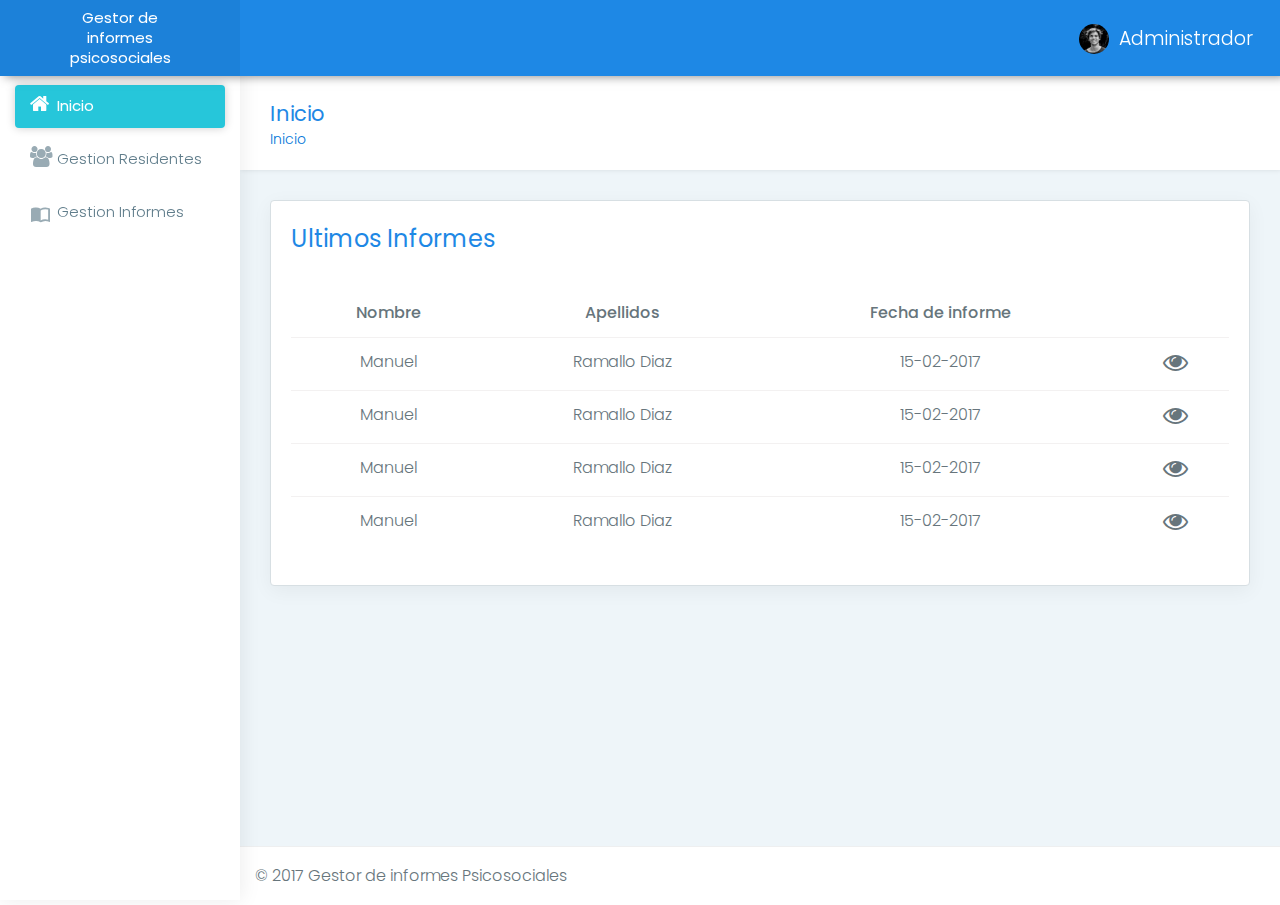
<file: Plantilla bootstrap/material-lite/lite/index.html>
<!DOCTYPE html>
<html lang="es">

<head>
    <meta charset="utf-8">
    <meta http-equiv="X-UA-Compatible" content="IE=edge">
    <!-- Tell the browser to be responsive to screen width -->
    <meta name="viewport" content="width=device-width, initial-scale=1">
    <meta name="description" content="">
    <meta name="author" content="">
    <!-- Favicon icon -->
    <link rel="icon" type="image/png" sizes="16x16" href="../assets/images/favicon.png">
    <title>Index - Gestor de informes psicosociales</title>
    <!-- Bootstrap Core CSS -->
    <link href="../assets/plugins/bootstrap/css/bootstrap.min.css" rel="stylesheet">
    <!-- chartist CSS -->
    <link href="../assets/plugins/chartist-js/dist/chartist.min.css" rel="stylesheet">
    <link href="../assets/plugins/chartist-js/dist/chartist-init.css" rel="stylesheet">
    <link href="../assets/plugins/chartist-plugin-tooltip-master/dist/chartist-plugin-tooltip.css" rel="stylesheet">
    <!--This page css - Morris CSS -->
    <link href="../assets/plugins/c3-master/c3.min.css" rel="stylesheet">
    <!-- Custom CSS -->
    <link href="css/style.css" rel="stylesheet">
    <!-- You can change the theme colors from here -->
    <link href="css/colors/blue.css" id="theme" rel="stylesheet">
    <!-- HTML5 Shim and Respond.js IE8 support of HTML5 elements and media queries -->
    <!-- WARNING: Respond.js doesn't work if you view the page via file:// -->
    <!--[if lt IE 9]>
    <script src="https://oss.maxcdn.com/libs/html5shiv/3.7.0/html5shiv.js"></script>
    <script src="https://oss.maxcdn.com/libs/respond.js/1.4.2/respond.min.js"></script>
<![endif]-->
<style>
  #logo{
    font-size: 15px;
    vertical-align: middle;
    line-height: 5px;
    margin-top: 15px;
    margin-bottom: 0px;
    color: white;
  }

  #icon{
    text-align: left;
    font-size: 25px;
  }

  .card-title{
    color: #1e88e5;
    padding-bottom: 20px;
  }

  td, th{
    text-align: center;
  }

</style>
</head>

<body class="fix-header fix-sidebar card-no-border">
    <!-- ============================================================== -->
    <!-- Preloader - style you can find in spinners.css -->
    <!-- ============================================================== -->
    <div class="preloader">
        <svg class="circular" viewBox="25 25 50 50">
            <circle class="path" cx="50" cy="50" r="20" fill="none" stroke-width="2" stroke-miterlimit="10" /> </svg>
    </div>
    <!-- ============================================================== -->
    <!-- Main wrapper - style you can find in pages.scss -->
    <!-- ============================================================== -->
    <div id="main-wrapper">
        <!-- ============================================================== -->
        <!-- Topbar header - style you can find in pages.scss -->
        <!-- ============================================================== -->
        <header class="topbar">
            <nav class="navbar top-navbar navbar-toggleable-sm navbar-light">
                <!-- ============================================================== -->
                <!-- Logo -->
                <!-- ============================================================== -->
                <div class="navbar-header">
                    <a class="navbar-brand" href="index.html">
                        <!-- Logo icon --><b>
                            <!--You can put here icon as well // <i class="wi wi-sunset"></i> //-->

                            <!-- Light Logo icon -->
                            <p id="logo">Gestor de</p>
                            <p id="logo">informes</p>
                            <p id="logo">psicosociales</p>

                        </b>
                        <!--End Logo icon -->
                        <!-- Logo text --> </a>
                </div>
                <!-- ============================================================== -->
                <!-- End Logo -->
                <!-- ============================================================== -->
                <div class="navbar-collapse">
                    <!-- ============================================================== -->
                    <!-- toggle and nav items -->
                    <!-- ============================================================== -->
                    <ul class="navbar-nav mr-auto mt-md-0">
                    </ul>
                    <!-- ============================================================== -->
                    <!-- User profile and search -->
                    <!-- ============================================================== -->
                    <ul class="navbar-nav my-lg-0">
                        <!-- ============================================================== -->
                        <!-- Profile -->
                        <!-- ============================================================== -->
                        <li class="nav-item dropdown">
                            <a class="nav-link dropdown-toggle text-muted waves-effect waves-dark" href="" data-toggle="dropdown" aria-haspopup="true" aria-expanded="false"><img src="../assets/images/users/1.jpg" alt="user" class="profile-pic m-r-10" />Administrador</a>
                        </li>
                    </ul>
                </div>
            </nav>
        </header>
        <!-- ============================================================== -->
        <!-- End Topbar header -->
        <!-- ============================================================== -->
        <!-- ============================================================== -->
        <!-- Left Sidebar - style you can find in sidebar.scss  -->
        <!-- ============================================================== -->
        <aside class="left-sidebar">
            <!-- Sidebar scroll-->
            <div class="scroll-sidebar">
                <!-- Sidebar navigation-->
                <nav class="sidebar-nav">
                    <ul id="sidebarnav">
                        <li> <a class="waves-effect waves-dark" href="index.html" aria-expanded="false"><i class="fa fa-home" aria-hidden="true"></i><span class="hide-menu">Inicio</span></a>
                        </li>
                        <li> <a class="waves-effect waves-dark" href="gestion-residentes.html" aria-expanded="false"><i class="fa fa-users" aria-hidden="true"></i><span class="hide-menu">Gestion Residentes</span></a>
                        </li>
                        <li> <a class="waves-effect waves-dark" href="gestion-informes.html" aria-expanded="false"><i class="mdi mdi-book-open-variant"></i><span class="hide-menu">Gestion Informes</span></a>
                        </li>
                    </ul>

                </nav>
                <!-- End Sidebar navigation -->
            </div>

        </aside>
        <!-- ============================================================== -->
        <!-- End Left Sidebar - style you can find in sidebar.scss  -->
        <!-- ============================================================== -->
        <!-- ============================================================== -->
        <!-- Page wrapper  -->
        <!-- ============================================================== -->
        <div class="page-wrapper">
            <!-- ============================================================== -->
            <!-- Container fluid  -->
            <!-- ============================================================== -->
            <div class="container-fluid">
                <!-- ============================================================== -->
                <!-- Bread crumb and right sidebar toggle -->
                <!-- ============================================================== -->
                <div class="row page-titles">
                    <div class="col-md-5 col-8 align-self-center">
                        <h3 class="text-themecolor">Inicio</h3>
                        <ol class="breadcrumb">
                            <li class="breadcrumb-item"><a href="javascript:void(0)">Inicio</a></li>
                        </ol>
                    </div>
                </div>
                <!-- ============================================================== -->
                <!-- End Bread crumb and right sidebar toggle -->
                <!-- ============================================================== -->
                <!-- ============================================================== -->
                <!-- Start Page Content -->
                <!-- ============================================================== -->
                <!-- Row -->
                <div class="row">
                    <!-- Colum tabla -->
                    <div class="col-lg-12">
                        <div class="card">
                            <div class="card-block">
                                <h2 class="card-title">Ultimos Informes</h2>
                                <div class="table-responsive">
                                    <table class="table">
                                        <thead>
                                            <tr>
                                                <th>Nombre</th>
                                                <th>Apellidos</th>
                                                <th>Fecha de informe</th>
                                                <th></th>
                                            </tr>
                                        </thead>
                                        <tbody>
                                            <tr>
                                                <td>Manuel</td>
                                                <td>Ramallo Diaz</td>
                                                <td>15-02-2017</td>
                                                <td><i class="fa fa-eye" aria-hidden="true" id="icon"></i></td>
                                            </tr>
                                            <tr>
                                                <td>Manuel</td>
                                                <td>Ramallo Diaz</td>
                                                <td>15-02-2017</td>
                                                <td><i class="fa fa-eye" aria-hidden="true" id="icon"></i></td>
                                            </tr>
                                            <tr>
                                                <td>Manuel</td>
                                                <td>Ramallo Diaz</td>
                                                <td>15-02-2017</td>
                                                <td><i class="fa fa-eye" aria-hidden="true" id="icon"></i></td>
                                            </tr>
                                            <tr>
                                                <td>Manuel</td>
                                                <td>Ramallo Diaz</td>
                                                <td>15-02-2017</td>
                                                <td><i class="fa fa-eye" aria-hidden="true" id="icon"></i></td>
                                            </tr>
                                        </tbody>
                                    </table>
                                </div>
                            </div>
                        </div>
                    </div>
              </div>
                <!-- ============================================================== -->
                <!-- End PAge Content -->
                <!-- ============================================================== -->
            </div>
            <!-- ============================================================== -->
            <!-- End Container fluid  -->
            <!-- ============================================================== -->
            <!-- ============================================================== -->
            <!-- footer -->
            <!-- ============================================================== -->
            <footer class="footer"> © 2017 Gestor de informes Psicosociales</footer>
            <!-- ============================================================== -->
            <!-- End footer -->
            <!-- ============================================================== -->
        </div>
        <!-- ============================================================== -->
        <!-- End Page wrapper  -->
        <!-- ============================================================== -->
    </div>
    <!-- ============================================================== -->
    <!-- End Wrapper -->
    <!-- ============================================================== -->
    <!-- ============================================================== -->
    <!-- All Jquery -->
    <!-- ============================================================== -->
    <script src="../assets/plugins/jquery/jquery.min.js"></script>
    <!-- Bootstrap tether Core JavaScript -->
    <script src="../assets/plugins/bootstrap/js/tether.min.js"></script>
    <script src="../assets/plugins/bootstrap/js/bootstrap.min.js"></script>
    <!-- slimscrollbar scrollbar JavaScript -->
    <script src="js/jquery.slimscroll.js"></script>
    <!--Wave Effects -->
    <script src="js/waves.js"></script>
    <!--Menu sidebar -->
    <script src="js/sidebarmenu.js"></script>
    <!--stickey kit -->
    <script src="../assets/plugins/sticky-kit-master/dist/sticky-kit.min.js"></script>
    <!--Custom JavaScript -->
    <script src="js/custom.min.js"></script>
    <!-- ============================================================== -->
    <!-- This page plugins -->
    <!-- ============================================================== -->
    <!-- chartist chart -->
    <script src="../assets/plugins/chartist-js/dist/chartist.min.js"></script>
    <script src="../assets/plugins/chartist-plugin-tooltip-master/dist/chartist-plugin-tooltip.min.js"></script>
    <!--c3 JavaScript -->
    <script src="../assets/plugins/d3/d3.min.js"></script>
    <script src="../assets/plugins/c3-master/c3.min.js"></script>
    <!-- Chart JS -->
    <script src="js/dashboard1.js"></script>
</body>

</html>
</file>
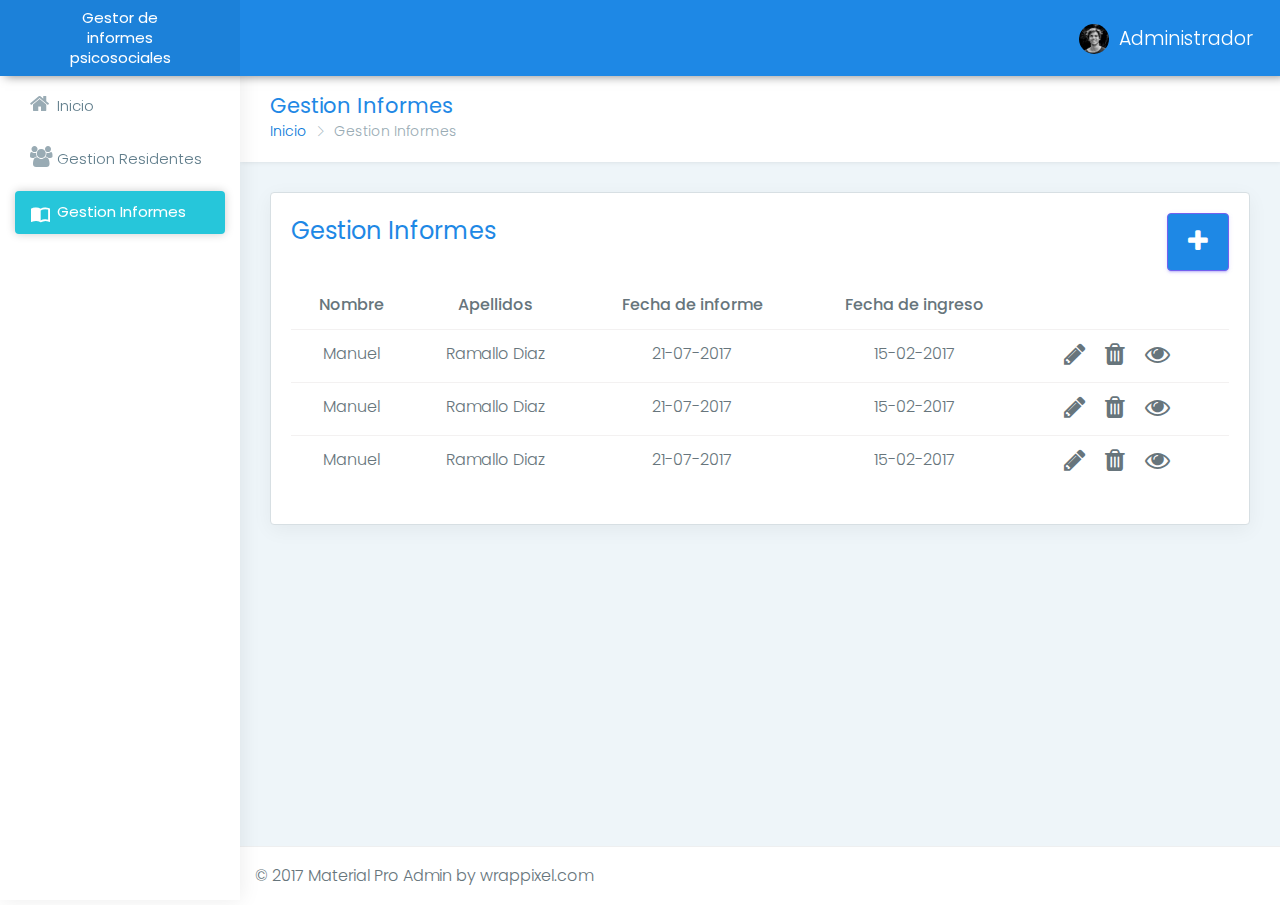
<file: Plantilla bootstrap/material-lite/lite/gestion-informes.html>
<!DOCTYPE html>
<html lang="en">

<head>
    <meta charset="utf-8">
    <meta http-equiv="X-UA-Compatible" content="IE=edge">
    <!-- Tell the browser to be responsive to screen width -->
    <meta name="viewport" content="width=device-width, initial-scale=1">
    <meta name="description" content="">
    <meta name="author" content="">
    <!-- Favicon icon -->
    <link rel="icon" type="image/png" sizes="16x16" href="../assets/images/favicon.png">
    <title>Gestion Residentes</title>
    <!-- Bootstrap Core CSS -->
    <link href="../assets/plugins/bootstrap/css/bootstrap.min.css" rel="stylesheet">
    <!-- Custom CSS -->
    <link href="css/style.css" rel="stylesheet">
    <!-- You can change the theme colors from here -->
    <link href="css/colors/blue.css" id="theme" rel="stylesheet">
    <!-- HTML5 Shim and Respond.js IE8 support of HTML5 elements and media queries -->
    <!-- WARNING: Respond.js doesn't work if you view the page via file:// -->
    <!--[if lt IE 9]>
    <script src="https://oss.maxcdn.com/libs/html5shiv/3.7.0/html5shiv.js"></script>
    <script src="https://oss.maxcdn.com/libs/respond.js/1.4.2/respond.min.js"></script>
<![endif]-->
<style>
  #logo{
    font-size: 15px;
    vertical-align: middle;
    line-height: 5px;
    margin-top: 15px;
    margin-bottom: 0px;
    color: white;
  }

    #icon{
      text-align: left;
      font-size: 25px;
      padding-right: 20px;
    }

    .card-title{
      color: #1e88e5;
      padding-bottom: 20px;
    }

    td, th{
      text-align: center;
    }

    #add{
      float: right;
      padding-right: 0px;
      padding-left: 20px;
      padding-top: 15px;
      padding-bottom: 15px;
      background-color: #1e88e5;
    }

</style>
</head>

<body class="fix-header fix-sidebar card-no-border">
    <!-- ============================================================== -->
    <!-- Preloader - style you can find in spinners.css -->
    <!-- ============================================================== -->
    <div class="preloader">
        <svg class="circular" viewBox="25 25 50 50">
            <circle class="path" cx="50" cy="50" r="20" fill="none" stroke-width="2" stroke-miterlimit="10" /> </svg>
    </div>
    <!-- ============================================================== -->
    <!-- Main wrapper - style you can find in pages.scss -->
    <!-- ============================================================== -->
    <div id="main-wrapper">
        <!-- ============================================================== -->
        <!-- Topbar header - style you can find in pages.scss -->
        <!-- ============================================================== -->
        <header class="topbar">
            <nav class="navbar top-navbar navbar-toggleable-sm navbar-light">
                <!-- ============================================================== -->
                <!-- Logo -->
                <!-- ============================================================== -->
                <div class="navbar-header">
                    <a class="navbar-brand" href="index.html">
                        <!-- Logo icon --><b>
                            <!--You can put here icon as well // <i class="wi wi-sunset"></i> //-->

                            <!-- Light Logo icon -->
                            <p id="logo">Gestor de</p>
                            <p id="logo">informes</p>
                            <p id="logo">psicosociales</p>

                        </b>
                        <!--End Logo icon -->
                        <!-- Logo text --> </a>
                </div>
                <!-- ============================================================== -->
                <!-- End Logo -->
                <!-- ============================================================== -->
                <div class="navbar-collapse">
                    <!-- ============================================================== -->
                    <!-- toggle and nav items -->
                    <!-- ============================================================== -->
                    <ul class="navbar-nav mr-auto mt-md-0">
                    </ul>
                    <!-- ============================================================== -->
                    <!-- User profile and search -->
                    <!-- ============================================================== -->
                    <ul class="navbar-nav my-lg-0">
                        <!-- ============================================================== -->
                        <!-- Profile -->
                        <!-- ============================================================== -->
                        <li class="nav-item dropdown">
                            <a class="nav-link dropdown-toggle text-muted waves-effect waves-dark" href="" data-toggle="dropdown" aria-haspopup="true" aria-expanded="false"><img src="../assets/images/users/1.jpg" alt="user" class="profile-pic m-r-10" />Administrador</a>
                        </li>
                    </ul>
                </div>
            </nav>
        </header>
        <!-- ============================================================== -->
        <!-- End Topbar header -->
        <!-- ============================================================== -->
        <!-- ============================================================== -->
        <!-- Left Sidebar - style you can find in sidebar.scss  -->
        <!-- ============================================================== -->
        <aside class="left-sidebar">
            <!-- Sidebar scroll-->
            <div class="scroll-sidebar">
                <!-- Sidebar navigation-->
                <nav class="sidebar-nav">
                    <ul id="sidebarnav">
                      <li> <a class="waves-effect waves-dark" href="index.html" aria-expanded="false"><i class="fa fa-home" aria-hidden="true"></i><span class="hide-menu">Inicio</span></a>
                      </li>
                      <li> <a class="waves-effect waves-dark" href="gestion-residentes.html" aria-expanded="false"><i class="fa fa-users" aria-hidden="true"></i><span class="hide-menu">Gestion Residentes</span></a>
                      </li>
                      <li> <a class="waves-effect waves-dark" href="gestion-informes.html" aria-expanded="false"><i class="mdi mdi-book-open-variant"></i><span class="hide-menu">Gestion Informes</span></a>
                      </li>
                    </ul>

                </nav>
                <!-- End Sidebar navigation -->
            </div>

        </aside>
        <!-- ============================================================== -->
        <!-- End Left Sidebar - style you can find in sidebar.scss  -->
        <!-- ============================================================== -->
        <!-- ============================================================== -->
        <!-- Page wrapper  -->
        <!-- ============================================================== -->
        <div class="page-wrapper">
            <!-- ============================================================== -->
            <!-- Container fluid  -->
            <!-- ============================================================== -->
            <div class="container-fluid">
                <!-- ============================================================== -->
                <!-- Bread crumb and right sidebar toggle -->
                <!-- ============================================================== -->
                <div class="row page-titles">
                    <div class="col-md-5 col-8 align-self-center">
                        <h3 class="text-themecolor m-b-0 m-t-0">Gestion Informes</h3>
                        <ol class="breadcrumb">
                            <li class="breadcrumb-item"><a href="index.html">Inicio</a></li>
                            <li class="breadcrumb-item active">Gestion Informes</li>
                        </ol>
                    </div>
                </div>
                <!-- ============================================================== -->
                <!-- End Bread crumb and right sidebar toggle -->
                <!-- ============================================================== -->
                <!-- ============================================================== -->
                <!-- Start Page Content -->
                <!-- ============================================================== -->
                <div class="row">
                  <div class="col-lg-12">
                      <div class="card">
                          <div class="card-block">
                              <h2 class="card-title">Gestion Informes <button type="button" class="btn btn-primary" id="add"><i class="fa fa-plus" aria-hidden="true" id="icon"></i></button></h2>
                              <div class="table-responsive">
                                  <table class="table">
                                      <thead>
                                          <tr>
                                              <th>Nombre</th>
                                              <th>Apellidos</th>
                                              <th>Fecha de informe</th>
                                              <th>Fecha de ingreso</th>
                                          </tr>
                                      </thead>
                                      <tbody>
                                          <tr>
                                              <td>Manuel</td>
                                              <td>Ramallo Diaz</td>
                                              <td>21-07-2017</td>
                                              <td>15-02-2017</td>
                                              <td><i class="fa fa-pencil" aria-hidden="true" id="icon"></i><i class="fa fa-trash" aria-hidden="true" id="icon"></i><i class="fa fa-eye" aria-hidden="true" id="icon"></i></td>
                                          </tr>
                                          <tr>
                                              <td>Manuel</td>
                                              <td>Ramallo Diaz</td>
                                              <td>21-07-2017</td>
                                              <td>15-02-2017</td>
                                              <td><i class="fa fa-pencil" aria-hidden="true" id="icon"></i><i class="fa fa-trash" aria-hidden="true" id="icon"></i><i class="fa fa-eye" aria-hidden="true" id="icon"></i></td>
                                          </tr>
                                          <tr>
                                              <td>Manuel</td>
                                              <td>Ramallo Diaz</td>
                                              <td>21-07-2017</td>
                                              <td>15-02-2017</td>
                                              <td><i class="fa fa-pencil" aria-hidden="true" id="icon"></i><i class="fa fa-trash" aria-hidden="true" id="icon"></i><i class="fa fa-eye" aria-hidden="true" id="icon"></i></td>
                                          </tr>
                                      </tbody>
                                  </table>
                              </div>
                          </div>
                      </div>
                  </div>
                </div>
                <!-- ============================================================== -->
                <!-- End PAge Content -->
                <!-- ============================================================== -->
            </div>
            <!-- ============================================================== -->
            <!-- End Container fluid  -->
            <!-- ============================================================== -->
            <!-- ============================================================== -->
            <!-- footer -->
            <!-- ============================================================== -->
            <footer class="footer">
                © 2017 Material Pro Admin by wrappixel.com
            </footer>
            <!-- ============================================================== -->
            <!-- End footer -->
            <!-- ============================================================== -->
        </div>
        <!-- ============================================================== -->
        <!-- End Page wrapper  -->
        <!-- ============================================================== -->
    </div>
    <!-- ============================================================== -->
    <!-- End Wrapper -->
    <!-- ============================================================== -->
    <!-- ============================================================== -->
    <!-- All Jquery -->
    <!-- ============================================================== -->
    <script src="../assets/plugins/jquery/jquery.min.js"></script>
    <!-- Bootstrap tether Core JavaScript -->
    <script src="../assets/plugins/bootstrap/js/tether.min.js"></script>
    <script src="../assets/plugins/bootstrap/js/bootstrap.min.js"></script>
    <!-- slimscrollbar scrollbar JavaScript -->
    <script src="js/jquery.slimscroll.js"></script>
    <!--Wave Effects -->
    <script src="js/waves.js"></script>
    <!--Menu sidebar -->
    <script src="js/sidebarmenu.js"></script>
    <!--stickey kit -->
    <script src="../assets/plugins/sticky-kit-master/dist/sticky-kit.min.js"></script>
    <!--Custom JavaScript -->
    <script src="js/custom.min.js"></script>
</body>

</html>
</file>
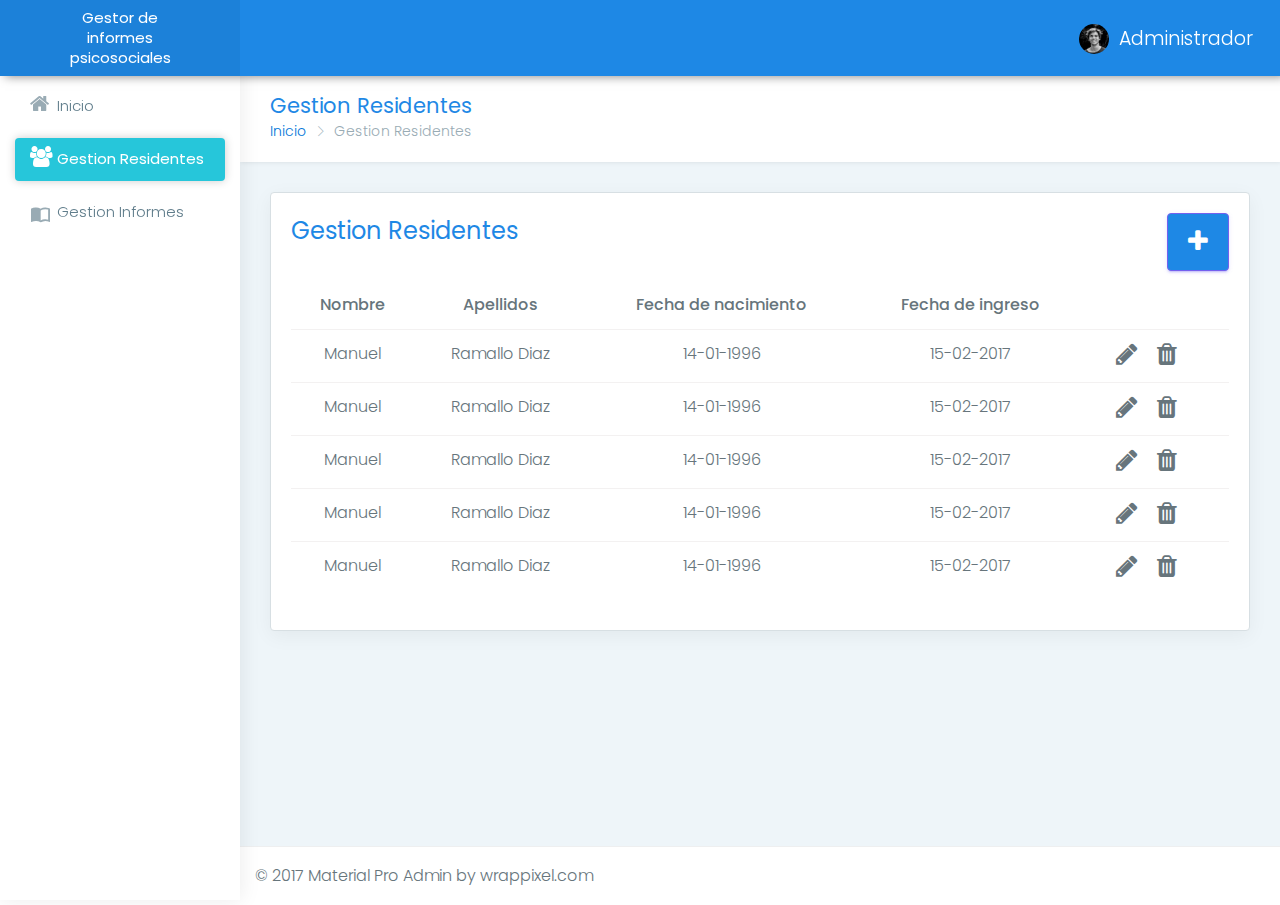
<file: Plantilla bootstrap/material-lite/lite/gestion-residentes.html>
<!DOCTYPE html>
<html lang="en">

<head>
    <meta charset="utf-8">
    <meta http-equiv="X-UA-Compatible" content="IE=edge">
    <!-- Tell the browser to be responsive to screen width -->
    <meta name="viewport" content="width=device-width, initial-scale=1">
    <meta name="description" content="">
    <meta name="author" content="">
    <!-- Favicon icon -->
    <link rel="icon" type="image/png" sizes="16x16" href="../assets/images/favicon.png">
    <title>Gestion Residentes</title>
    <!-- Bootstrap Core CSS -->
    <link href="../assets/plugins/bootstrap/css/bootstrap.min.css" rel="stylesheet">
    <!-- Custom CSS -->
    <link href="css/style.css" rel="stylesheet">
    <!-- You can change the theme colors from here -->
    <link href="css/colors/blue.css" id="theme" rel="stylesheet">
    <!-- HTML5 Shim and Respond.js IE8 support of HTML5 elements and media queries -->
    <!-- WARNING: Respond.js doesn't work if you view the page via file:// -->
    <!--[if lt IE 9]>
    <script src="https://oss.maxcdn.com/libs/html5shiv/3.7.0/html5shiv.js"></script>
    <script src="https://oss.maxcdn.com/libs/respond.js/1.4.2/respond.min.js"></script>
<![endif]-->
<style>
  #logo{
    font-size: 15px;
    vertical-align: middle;
    line-height: 5px;
    margin-top: 15px;
    margin-bottom: 0px;
    color: white;
  }

  #icon{
    text-align: left;
    font-size: 25px;
    padding-right: 20px;
  }

  .card-title{
    color: #1e88e5;
    padding-bottom: 20px;
  }

  td, th{
    text-align: center;
  }

  #add{
    float: right;
    padding-right: 0px;
    padding-left: 20px;
    padding-top: 15px;
    padding-bottom: 15px;
    background-color: #1e88e5;
  }

</style>
</head>

<body class="fix-header fix-sidebar card-no-border">
    <!-- ============================================================== -->
    <!-- Preloader - style you can find in spinners.css -->
    <!-- ============================================================== -->
    <div class="preloader">
        <svg class="circular" viewBox="25 25 50 50">
            <circle class="path" cx="50" cy="50" r="20" fill="none" stroke-width="2" stroke-miterlimit="10" /> </svg>
    </div>
    <!-- ============================================================== -->
    <!-- Main wrapper - style you can find in pages.scss -->
    <!-- ============================================================== -->
    <div id="main-wrapper">
        <!-- ============================================================== -->
        <!-- Topbar header - style you can find in pages.scss -->
        <!-- ============================================================== -->
        <header class="topbar">
            <nav class="navbar top-navbar navbar-toggleable-sm navbar-light">
                <!-- ============================================================== -->
                <!-- Logo -->
                <!-- ============================================================== -->
                <div class="navbar-header">
                    <a class="navbar-brand" href="index.html">
                        <!-- Logo icon --><b>
                            <!--You can put here icon as well // <i class="wi wi-sunset"></i> //-->

                            <!-- Light Logo icon -->
                            <p id="logo">Gestor de</p>
                            <p id="logo">informes</p>
                            <p id="logo">psicosociales</p>

                        </b>
                        <!--End Logo icon -->
                        <!-- Logo text --> </a>
                </div>
                <!-- ============================================================== -->
                <!-- End Logo -->
                <!-- ============================================================== -->
                <div class="navbar-collapse">
                    <!-- ============================================================== -->
                    <!-- toggle and nav items -->
                    <!-- ============================================================== -->
                    <ul class="navbar-nav mr-auto mt-md-0">
                    </ul>
                    <!-- ============================================================== -->
                    <!-- User profile and search -->
                    <!-- ============================================================== -->
                    <ul class="navbar-nav my-lg-0">
                        <!-- ============================================================== -->
                        <!-- Profile -->
                        <!-- ============================================================== -->
                        <li class="nav-item dropdown">
                            <a class="nav-link dropdown-toggle text-muted waves-effect waves-dark" href="" data-toggle="dropdown" aria-haspopup="true" aria-expanded="false"><img src="../assets/images/users/1.jpg" alt="user" class="profile-pic m-r-10" />Administrador</a>
                        </li>
                    </ul>
                </div>
            </nav>
        </header>
        <!-- ============================================================== -->
        <!-- End Topbar header -->
        <!-- ============================================================== -->
        <!-- ============================================================== -->
        <!-- Left Sidebar - style you can find in sidebar.scss  -->
        <!-- ============================================================== -->
        <aside class="left-sidebar">
            <!-- Sidebar scroll-->
            <div class="scroll-sidebar">
                <!-- Sidebar navigation-->
                <nav class="sidebar-nav">
                    <ul id="sidebarnav">
                      <li> <a class="waves-effect waves-dark" href="index.html" aria-expanded="false"><i class="fa fa-home" aria-hidden="true"></i><span class="hide-menu">Inicio</span></a>
                      </li>
                      <li> <a class="waves-effect waves-dark" href="gestion-residentes.html" aria-expanded="false"><i class="fa fa-users" aria-hidden="true"></i><span class="hide-menu">Gestion Residentes</span></a>
                      </li>
                      <li> <a class="waves-effect waves-dark" href="gestion-informes.html" aria-expanded="false"><i class="mdi mdi-book-open-variant"></i><span class="hide-menu">Gestion Informes</span></a>
                      </li>
                    </ul>

                </nav>
                <!-- End Sidebar navigation -->
            </div>

        </aside>
        <!-- ============================================================== -->
        <!-- End Left Sidebar - style you can find in sidebar.scss  -->
        <!-- ============================================================== -->
        <!-- ============================================================== -->
        <!-- Page wrapper  -->
        <!-- ============================================================== -->
        <div class="page-wrapper">
            <!-- ============================================================== -->
            <!-- Container fluid  -->
            <!-- ============================================================== -->
            <div class="container-fluid">
                <!-- ============================================================== -->
                <!-- Bread crumb and right sidebar toggle -->
                <!-- ============================================================== -->
                <div class="row page-titles">
                    <div class="col-md-5 col-8 align-self-center">
                        <h3 class="text-themecolor m-b-0 m-t-0">Gestion Residentes</h3>
                        <ol class="breadcrumb">
                            <li class="breadcrumb-item"><a href="index.html">Inicio</a></li>
                            <li class="breadcrumb-item active">Gestion Residentes</li>
                        </ol>
                    </div>
                </div>
                <!-- ============================================================== -->
                <!-- End Bread crumb and right sidebar toggle -->
                <!-- ============================================================== -->
                <!-- ============================================================== -->
                <!-- Start Page Content -->
                <!-- ============================================================== -->
                <div class="row">
                  <div class="col-lg-12">
                      <div class="card">
                          <div class="card-block">
                              <h2 class="card-title">Gestion Residentes <button type="button" class="btn btn-primary" id="add"><i class="fa fa-plus" aria-hidden="true" id="icon"></i></button></h2>
                              <div class="table-responsive">
                                  <table class="table">
                                      <thead>
                                          <tr>
                                              <th>Nombre</th>
                                              <th>Apellidos</th>
                                              <th>Fecha de nacimiento</th>
                                              <th>Fecha de ingreso</th>
                                          </tr>
                                      </thead>
                                      <tbody>
                                          <tr>
                                              <td>Manuel</td>
                                              <td>Ramallo Diaz</td>
                                              <td>14-01-1996</td>
                                              <td>15-02-2017</td>
                                              <td><i class="fa fa-pencil" aria-hidden="true" id="icon"></i><i class="fa fa-trash" aria-hidden="true" id="icon"></i></td>
                                          </tr>
                                          <tr>
                                              <td>Manuel</td>
                                              <td>Ramallo Diaz</td>
                                              <td>14-01-1996</td>
                                              <td>15-02-2017</td>
                                              <td><i class="fa fa-pencil" aria-hidden="true" id="icon"></i><i class="fa fa-trash" aria-hidden="true" id="icon"></i></td>
                                          </tr>
                                          <tr>
                                              <td>Manuel</td>
                                              <td>Ramallo Diaz</td>
                                              <td>14-01-1996</td>
                                              <td>15-02-2017</td>
                                              <td><i class="fa fa-pencil" aria-hidden="true" id="icon"></i><i class="fa fa-trash" aria-hidden="true" id="icon"></i></td>
                                          </tr>
                                          <tr>
                                              <td>Manuel</td>
                                              <td>Ramallo Diaz</td>
                                              <td>14-01-1996</td>
                                              <td>15-02-2017</td>
                                              <td><i class="fa fa-pencil" aria-hidden="true" id="icon"></i><i class="fa fa-trash" aria-hidden="true" id="icon"></i></td>
                                          </tr>
                                          <tr>
                                              <td>Manuel</td>
                                              <td>Ramallo Diaz</td>
                                              <td>14-01-1996</td>
                                              <td>15-02-2017</td>
                                              <td><i class="fa fa-pencil" aria-hidden="true" id="icon"></i><i class="fa fa-trash" aria-hidden="true" id="icon"></i></td>
                                          </tr>
                                      </tbody>
                                  </table>
                              </div>
                          </div>
                      </div>
                  </div>
                </div>
                <!-- ============================================================== -->
                <!-- End PAge Content -->
                <!-- ============================================================== -->
            </div>
            <!-- ============================================================== -->
            <!-- End Container fluid  -->
            <!-- ============================================================== -->
            <!-- ============================================================== -->
            <!-- footer -->
            <!-- ============================================================== -->
            <footer class="footer">
                © 2017 Material Pro Admin by wrappixel.com
            </footer>
            <!-- ============================================================== -->
            <!-- End footer -->
            <!-- ============================================================== -->
        </div>
        <!-- ============================================================== -->
        <!-- End Page wrapper  -->
        <!-- ============================================================== -->
    </div>
    <!-- ============================================================== -->
    <!-- End Wrapper -->
    <!-- ============================================================== -->
    <!-- ============================================================== -->
    <!-- All Jquery -->
    <!-- ============================================================== -->
    <script src="../assets/plugins/jquery/jquery.min.js"></script>
    <!-- Bootstrap tether Core JavaScript -->
    <script src="../assets/plugins/bootstrap/js/tether.min.js"></script>
    <script src="../assets/plugins/bootstrap/js/bootstrap.min.js"></script>
    <!-- slimscrollbar scrollbar JavaScript -->
    <script src="js/jquery.slimscroll.js"></script>
    <!--Wave Effects -->
    <script src="js/waves.js"></script>
    <!--Menu sidebar -->
    <script src="js/sidebarmenu.js"></script>
    <!--stickey kit -->
    <script src="../assets/plugins/sticky-kit-master/dist/sticky-kit.min.js"></script>
    <!--Custom JavaScript -->
    <script src="js/custom.min.js"></script>
</body>

</html>
</file>
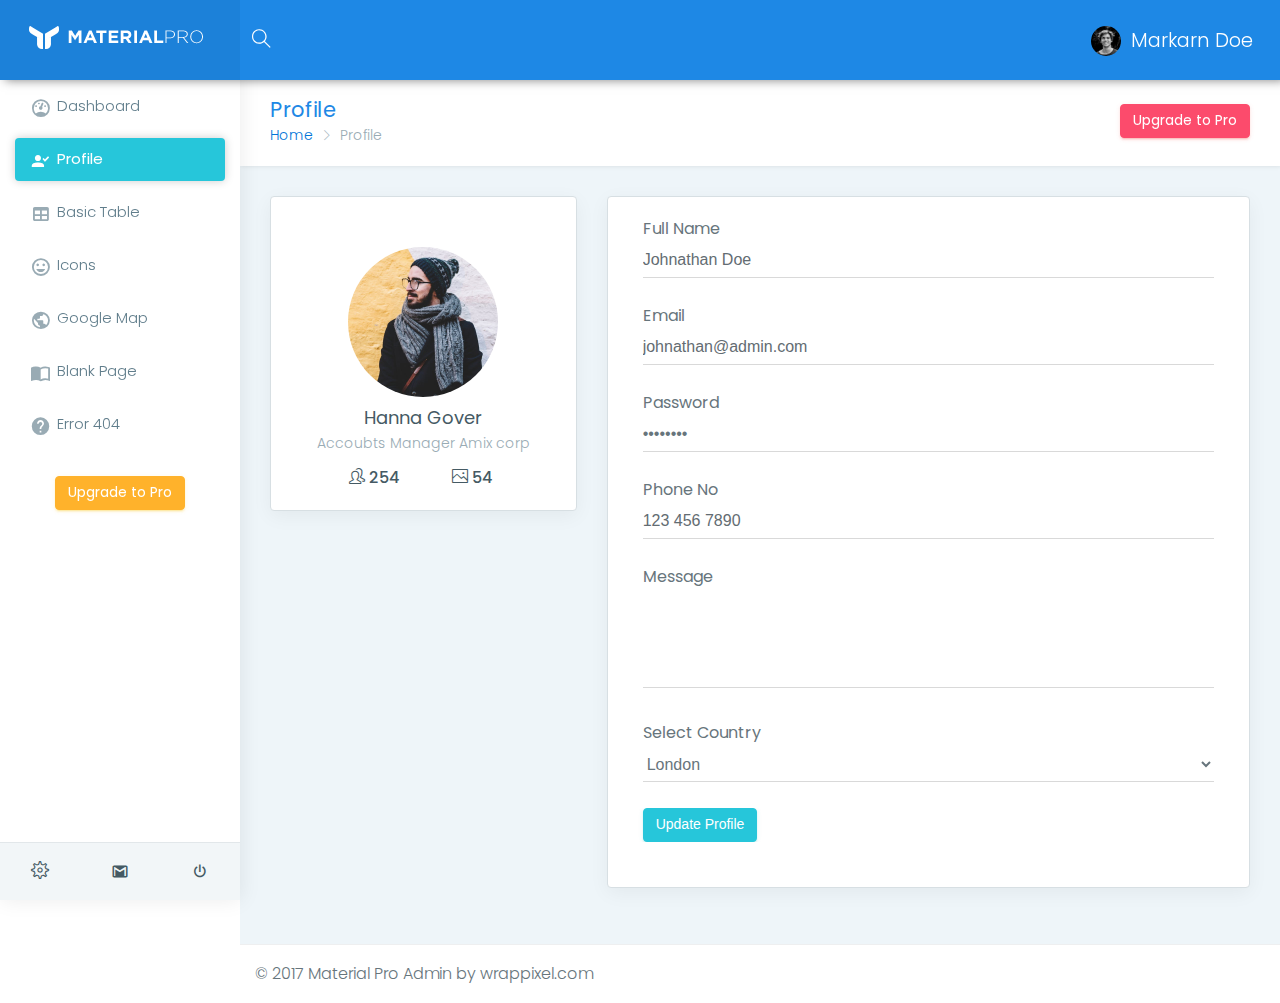
<file: Plantilla bootstrap/material-lite/lite/pages-profile.html>
<!DOCTYPE html>
<html lang="en">

<head>
    <meta charset="utf-8">
    <meta http-equiv="X-UA-Compatible" content="IE=edge">
    <!-- Tell the browser to be responsive to screen width -->
    <meta name="viewport" content="width=device-width, initial-scale=1">
    <meta name="description" content="">
    <meta name="author" content="">
    <!-- Favicon icon -->
    <link rel="icon" type="image/png" sizes="16x16" href="../assets/images/favicon.png">
    <title>Material Pro Admin Template - The Most Complete & Trusted Bootstrap 4 Admin Template</title>
    <!-- Bootstrap Core CSS -->
    <link href="../assets/plugins/bootstrap/css/bootstrap.min.css" rel="stylesheet">
    <!-- Custom CSS -->
    <link href="css/style.css" rel="stylesheet">
    <!-- You can change the theme colors from here -->
    <link href="css/colors/blue.css" id="theme" rel="stylesheet">
    <!-- HTML5 Shim and Respond.js IE8 support of HTML5 elements and media queries -->
    <!-- WARNING: Respond.js doesn't work if you view the page via file:// -->
    <!--[if lt IE 9]>
    <script src="https://oss.maxcdn.com/libs/html5shiv/3.7.0/html5shiv.js"></script>
    <script src="https://oss.maxcdn.com/libs/respond.js/1.4.2/respond.min.js"></script>
<![endif]-->
</head>

<body class="fix-header fix-sidebar card-no-border">
    <!-- ============================================================== -->
    <!-- Preloader - style you can find in spinners.css -->
    <!-- ============================================================== -->
    <div class="preloader">
        <svg class="circular" viewBox="25 25 50 50">
            <circle class="path" cx="50" cy="50" r="20" fill="none" stroke-width="2" stroke-miterlimit="10" /> </svg>
    </div>
    <!-- ============================================================== -->
    <!-- Main wrapper - style you can find in pages.scss -->
    <!-- ============================================================== -->
    <div id="main-wrapper">
        <!-- ============================================================== -->
        <!-- Topbar header - style you can find in pages.scss -->
        <!-- ============================================================== -->
        <header class="topbar">
            <nav class="navbar top-navbar navbar-toggleable-sm navbar-light">
                <!-- ============================================================== -->
                <!-- Logo -->
                <!-- ============================================================== -->
                <div class="navbar-header">
                    <a class="navbar-brand" href="index.html">
                        <!-- Logo icon --><b>
                            <!--You can put here icon as well // <i class="wi wi-sunset"></i> //-->
                            
                            <!-- Light Logo icon -->
                            <img src="../assets/images/logo-light-icon.png" alt="homepage" class="light-logo" />
                        </b>
                        <!--End Logo icon -->
                        <!-- Logo text --><span>
                         
                         <!-- Light Logo text -->    
                         <img src="../assets/images/logo-light-text.png" class="light-logo" alt="homepage" /></span> </a>
                </div>
                <!-- ============================================================== -->
                <!-- End Logo -->
                <!-- ============================================================== -->
                <div class="navbar-collapse">
                    <!-- ============================================================== -->
                    <!-- toggle and nav items -->
                    <!-- ============================================================== -->
                    <ul class="navbar-nav mr-auto mt-md-0">
                        <!-- This is  -->
                        <li class="nav-item"> <a class="nav-link nav-toggler hidden-md-up text-muted waves-effect waves-dark" href="javascript:void(0)"><i class="mdi mdi-menu"></i></a> </li>
                        <!-- ============================================================== -->
                        <!-- Search -->
                        <!-- ============================================================== -->
                        <li class="nav-item hidden-sm-down search-box"> <a class="nav-link hidden-sm-down text-muted waves-effect waves-dark" href="javascript:void(0)"><i class="ti-search"></i></a>
                            <form class="app-search">
                                <input type="text" class="form-control" placeholder="Search & enter"> <a class="srh-btn"><i class="ti-close"></i></a> </form>
                        </li>
                    </ul>
                    <!-- ============================================================== -->
                    <!-- User profile and search -->
                    <!-- ============================================================== -->
                    <ul class="navbar-nav my-lg-0">
                        <!-- ============================================================== -->
                        <!-- Profile -->
                        <!-- ============================================================== -->
                        <li class="nav-item dropdown">
                            <a class="nav-link dropdown-toggle text-muted waves-effect waves-dark" href="" data-toggle="dropdown" aria-haspopup="true" aria-expanded="false"><img src="../assets/images/users/1.jpg" alt="user" class="profile-pic m-r-10" />Markarn Doe</a>
                        </li>
                    </ul>
                </div>
            </nav>
        </header>
        <!-- ============================================================== -->
        <!-- End Topbar header -->
        <!-- ============================================================== -->
        <!-- ============================================================== -->
        <!-- Left Sidebar - style you can find in sidebar.scss  -->
        <!-- ============================================================== -->
        <aside class="left-sidebar">
            <!-- Sidebar scroll-->
            <div class="scroll-sidebar">
                <!-- Sidebar navigation-->
                <nav class="sidebar-nav">
                    <ul id="sidebarnav">
                        <li> <a class="waves-effect waves-dark" href="index.html" aria-expanded="false"><i class="mdi mdi-gauge"></i><span class="hide-menu">Dashboard</span></a>
                        </li>
                        <li> <a class="waves-effect waves-dark" href="pages-profile.html" aria-expanded="false"><i class="mdi mdi-account-check"></i><span class="hide-menu">Profile</span></a>
                        </li>
                        <li> <a class="waves-effect waves-dark" href="table-basic.html" aria-expanded="false"><i class="mdi mdi-table"></i><span class="hide-menu">Basic Table</span></a>
                        </li>
                        <li> <a class="waves-effect waves-dark" href="icon-material.html" aria-expanded="false"><i class="mdi mdi-emoticon"></i><span class="hide-menu">Icons</span></a>
                        </li>
                        <li> <a class="waves-effect waves-dark" href="map-google.html" aria-expanded="false"><i class="mdi mdi-earth"></i><span class="hide-menu">Google Map</span></a>
                        </li>
                        <li> <a class="waves-effect waves-dark" href="pages-blank.html" aria-expanded="false"><i class="mdi mdi-book-open-variant"></i><span class="hide-menu">Blank Page</span></a>
                        </li>
                        <li> <a class="waves-effect waves-dark" href="pages-error-404.html" aria-expanded="false"><i class="mdi mdi-help-circle"></i><span class="hide-menu">Error 404</span></a>
                        </li>
                    </ul>
                    <div class="text-center m-t-30">
                        <a href="https://wrappixel.com/templates/materialpro/" class="btn waves-effect waves-light btn-warning hidden-md-down"> Upgrade to Pro</a>
                    </div>
                </nav>
                <!-- End Sidebar navigation -->
            </div>
            <!-- End Sidebar scroll-->
            <!-- Bottom points-->
            <div class="sidebar-footer">
                <!-- item--><a href="" class="link" data-toggle="tooltip" title="Settings"><i class="ti-settings"></i></a>
                <!-- item--><a href="" class="link" data-toggle="tooltip" title="Email"><i class="mdi mdi-gmail"></i></a>
                <!-- item--><a href="" class="link" data-toggle="tooltip" title="Logout"><i class="mdi mdi-power"></i></a> </div>
            <!-- End Bottom points-->
        </aside>
        <!-- ============================================================== -->
        <!-- End Left Sidebar - style you can find in sidebar.scss  -->
        <!-- ============================================================== -->
        <!-- ============================================================== -->
        <!-- Page wrapper  -->
        <!-- ============================================================== -->
        <div class="page-wrapper">
            <!-- ============================================================== -->
            <!-- Container fluid  -->
            <!-- ============================================================== -->
            <div class="container-fluid">
                <!-- ============================================================== -->
                <!-- Bread crumb and right sidebar toggle -->
                <!-- ============================================================== -->
                <div class="row page-titles">
                    <div class="col-md-5 col-8 align-self-center">
                        <h3 class="text-themecolor m-b-0 m-t-0">Profile</h3>
                        <ol class="breadcrumb">
                            <li class="breadcrumb-item"><a href="javascript:void(0)">Home</a></li>
                            <li class="breadcrumb-item active">Profile</li>
                        </ol>
                    </div>
                    <div class="col-md-7 col-4 align-self-center">
                        <a href="https://wrappixel.com/templates/materialpro/" class="btn waves-effect waves-light btn-danger pull-right hidden-sm-down"> Upgrade to Pro</a>
                    </div>
                </div>
                <!-- ============================================================== -->
                <!-- End Bread crumb and right sidebar toggle -->
                <!-- ============================================================== -->
                <!-- ============================================================== -->
                <!-- Start Page Content -->
                <!-- ============================================================== -->
                <!-- Row -->
                <div class="row">
                    <!-- Column -->
                    <div class="col-lg-4 col-xlg-3 col-md-5">
                        <div class="card">
                            <div class="card-block">
                                <center class="m-t-30"> <img src="../assets/images/users/5.jpg" class="img-circle" width="150" />
                                    <h4 class="card-title m-t-10">Hanna Gover</h4>
                                    <h6 class="card-subtitle">Accoubts Manager Amix corp</h6>
                                    <div class="row text-center justify-content-md-center">
                                        <div class="col-4"><a href="javascript:void(0)" class="link"><i class="icon-people"></i> <font class="font-medium">254</font></a></div>
                                        <div class="col-4"><a href="javascript:void(0)" class="link"><i class="icon-picture"></i> <font class="font-medium">54</font></a></div>
                                    </div>
                                </center>
                            </div>
                        </div>
                    </div>
                    <!-- Column -->
                    <!-- Column -->
                    <div class="col-lg-8 col-xlg-9 col-md-7">
                        <div class="card">
                            <div class="card-block">
                                <form class="form-horizontal form-material">
                                    <div class="form-group">
                                        <label class="col-md-12">Full Name</label>
                                        <div class="col-md-12">
                                            <input type="text" placeholder="Johnathan Doe" class="form-control form-control-line">
                                        </div>
                                    </div>
                                    <div class="form-group">
                                        <label for="example-email" class="col-md-12">Email</label>
                                        <div class="col-md-12">
                                            <input type="email" placeholder="johnathan@admin.com" class="form-control form-control-line" name="example-email" id="example-email">
                                        </div>
                                    </div>
                                    <div class="form-group">
                                        <label class="col-md-12">Password</label>
                                        <div class="col-md-12">
                                            <input type="password" value="password" class="form-control form-control-line">
                                        </div>
                                    </div>
                                    <div class="form-group">
                                        <label class="col-md-12">Phone No</label>
                                        <div class="col-md-12">
                                            <input type="text" placeholder="123 456 7890" class="form-control form-control-line">
                                        </div>
                                    </div>
                                    <div class="form-group">
                                        <label class="col-md-12">Message</label>
                                        <div class="col-md-12">
                                            <textarea rows="5" class="form-control form-control-line"></textarea>
                                        </div>
                                    </div>
                                    <div class="form-group">
                                        <label class="col-sm-12">Select Country</label>
                                        <div class="col-sm-12">
                                            <select class="form-control form-control-line">
                                                <option>London</option>
                                                <option>India</option>
                                                <option>Usa</option>
                                                <option>Canada</option>
                                                <option>Thailand</option>
                                            </select>
                                        </div>
                                    </div>
                                    <div class="form-group">
                                        <div class="col-sm-12">
                                            <button class="btn btn-success">Update Profile</button>
                                        </div>
                                    </div>
                                </form>
                            </div>
                        </div>
                    </div>
                    <!-- Column -->
                </div>
                <!-- Row -->
                <!-- ============================================================== -->
                <!-- End PAge Content -->
                <!-- ============================================================== -->
            </div>
            <!-- ============================================================== -->
            <!-- End Container fluid  -->
            <!-- ============================================================== -->
            <!-- ============================================================== -->
            <!-- footer -->
            <!-- ============================================================== -->
            <footer class="footer">
                © 2017 Material Pro Admin by wrappixel.com
            </footer>
            <!-- ============================================================== -->
            <!-- End footer -->
            <!-- ============================================================== -->
        </div>
        <!-- ============================================================== -->
        <!-- End Page wrapper  -->
        <!-- ============================================================== -->
    </div>
    <!-- ============================================================== -->
    <!-- End Wrapper -->
    <!-- ============================================================== -->
    <!-- ============================================================== -->
    <!-- All Jquery -->
    <!-- ============================================================== -->
    <script src="../assets/plugins/jquery/jquery.min.js"></script>
    <!-- Bootstrap tether Core JavaScript -->
    <script src="../assets/plugins/bootstrap/js/tether.min.js"></script>
    <script src="../assets/plugins/bootstrap/js/bootstrap.min.js"></script>
    <!-- slimscrollbar scrollbar JavaScript -->
    <script src="js/jquery.slimscroll.js"></script>
    <!--Wave Effects -->
    <script src="js/waves.js"></script>
    <!--Menu sidebar -->
    <script src="js/sidebarmenu.js"></script>
    <!--stickey kit -->
    <script src="../assets/plugins/sticky-kit-master/dist/sticky-kit.min.js"></script>
    <!--Custom JavaScript -->
    <script src="js/custom.min.js"></script>
</body>

</html>
</file>
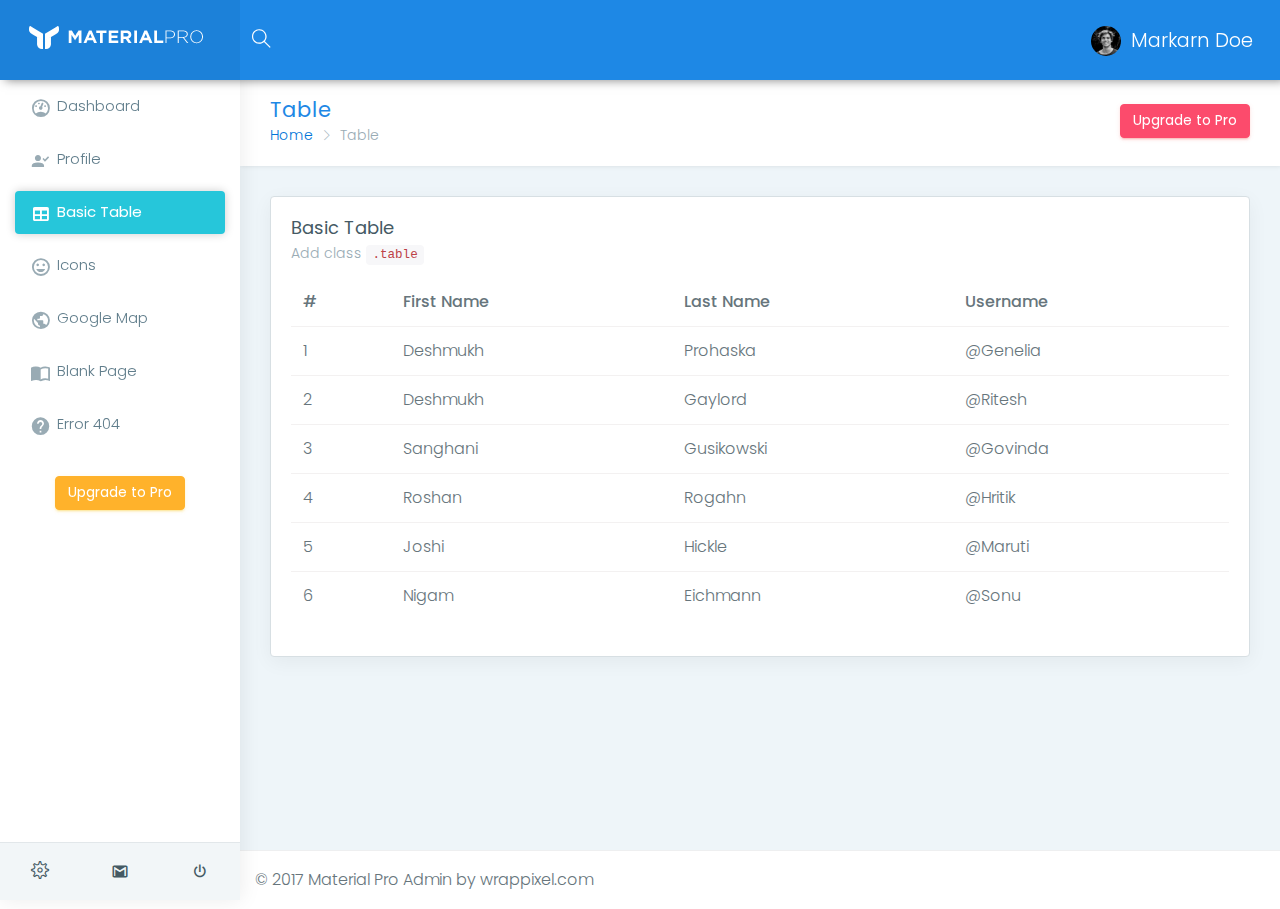
<file: Plantilla bootstrap/material-lite/lite/table-basic.html>
<!DOCTYPE html>
<html lang="en">

<head>
    <meta charset="utf-8">
    <meta http-equiv="X-UA-Compatible" content="IE=edge">
    <!-- Tell the browser to be responsive to screen width -->
    <meta name="viewport" content="width=device-width, initial-scale=1">
    <meta name="description" content="">
    <meta name="author" content="">
    <!-- Favicon icon -->
    <link rel="icon" type="image/png" sizes="16x16" href="../assets/images/favicon.png">
    <title>Material Pro Admin Template - The Most Complete & Trusted Bootstrap 4 Admin Template</title>
    <!-- Bootstrap Core CSS -->
    <link href="../assets/plugins/bootstrap/css/bootstrap.min.css" rel="stylesheet">
    <!-- Custom CSS -->
    <link href="css/style.css" rel="stylesheet">
    <!-- You can change the theme colors from here -->
    <link href="css/colors/blue.css" id="theme" rel="stylesheet">
    <!-- HTML5 Shim and Respond.js IE8 support of HTML5 elements and media queries -->
    <!-- WARNING: Respond.js doesn't work if you view the page via file:// -->
    <!--[if lt IE 9]>
    <script src="https://oss.maxcdn.com/libs/html5shiv/3.7.0/html5shiv.js"></script>
    <script src="https://oss.maxcdn.com/libs/respond.js/1.4.2/respond.min.js"></script>
<![endif]-->
</head>

<body class="fix-header fix-sidebar card-no-border">
    <!-- ============================================================== -->
    <!-- Preloader - style you can find in spinners.css -->
    <!-- ============================================================== -->
    <div class="preloader">
        <svg class="circular" viewBox="25 25 50 50">
            <circle class="path" cx="50" cy="50" r="20" fill="none" stroke-width="2" stroke-miterlimit="10" /> </svg>
    </div>
    <!-- ============================================================== -->
    <!-- Main wrapper - style you can find in pages.scss -->
    <!-- ============================================================== -->
    <div id="main-wrapper">
        <!-- ============================================================== -->
        <!-- Topbar header - style you can find in pages.scss -->
        <!-- ============================================================== -->
        <header class="topbar">
            <nav class="navbar top-navbar navbar-toggleable-sm navbar-light">
                <!-- ============================================================== -->
                <!-- Logo -->
                <!-- ============================================================== -->
                <div class="navbar-header">
                    <a class="navbar-brand" href="index.html">
                        <!-- Logo icon --><b>
                            <!--You can put here icon as well // <i class="wi wi-sunset"></i> //-->
                           
                            <!-- Light Logo icon -->
                            <img src="../assets/images/logo-light-icon.png" alt="homepage" class="light-logo" />
                        </b>
                        <!--End Logo icon -->
                        <!-- Logo text --><span>
                         
                         <!-- Light Logo text -->    
                         <img src="../assets/images/logo-light-text.png" class="light-logo" alt="homepage" /></span> </a>
                </div>
                <!-- ============================================================== -->
                <!-- End Logo -->
                <!-- ============================================================== -->
                <div class="navbar-collapse">
                    <!-- ============================================================== -->
                    <!-- toggle and nav items -->
                    <!-- ============================================================== -->
                    <ul class="navbar-nav mr-auto mt-md-0">
                        <!-- This is  -->
                        <li class="nav-item"> <a class="nav-link nav-toggler hidden-md-up text-muted waves-effect waves-dark" href="javascript:void(0)"><i class="mdi mdi-menu"></i></a> </li>
                        <!-- ============================================================== -->
                        <!-- Search -->
                        <!-- ============================================================== -->
                        <li class="nav-item hidden-sm-down search-box"> <a class="nav-link hidden-sm-down text-muted waves-effect waves-dark" href="javascript:void(0)"><i class="ti-search"></i></a>
                            <form class="app-search">
                                <input type="text" class="form-control" placeholder="Search & enter"> <a class="srh-btn"><i class="ti-close"></i></a> </form>
                        </li>
                    </ul>
                    <!-- ============================================================== -->
                    <!-- User profile and search -->
                    <!-- ============================================================== -->
                    <ul class="navbar-nav my-lg-0">
                        <!-- ============================================================== -->
                        <!-- Profile -->
                        <!-- ============================================================== -->
                        <li class="nav-item dropdown">
                            <a class="nav-link dropdown-toggle text-muted waves-effect waves-dark" href="" data-toggle="dropdown" aria-haspopup="true" aria-expanded="false"><img src="../assets/images/users/1.jpg" alt="user" class="profile-pic m-r-10" />Markarn Doe</a>
                        </li>
                    </ul>
                </div>
            </nav>
        </header>
        <!-- ============================================================== -->
        <!-- End Topbar header -->
        <!-- ============================================================== -->
        <!-- ============================================================== -->
        <!-- Left Sidebar - style you can find in sidebar.scss  -->
        <!-- ============================================================== -->
        <aside class="left-sidebar">
            <!-- Sidebar scroll-->
            <div class="scroll-sidebar">
                <!-- Sidebar navigation-->
                <nav class="sidebar-nav">
                    <ul id="sidebarnav">
                        <li> <a class="waves-effect waves-dark" href="index.html" aria-expanded="false"><i class="mdi mdi-gauge"></i><span class="hide-menu">Dashboard</span></a>
                        </li>
                        <li> <a class="waves-effect waves-dark" href="pages-profile.html" aria-expanded="false"><i class="mdi mdi-account-check"></i><span class="hide-menu">Profile</span></a>
                        </li>
                        <li> <a class="waves-effect waves-dark" href="table-basic.html" aria-expanded="false"><i class="mdi mdi-table"></i><span class="hide-menu">Basic Table</span></a>
                        </li>
                        <li> <a class="waves-effect waves-dark" href="icon-material.html" aria-expanded="false"><i class="mdi mdi-emoticon"></i><span class="hide-menu">Icons</span></a>
                        </li>
                        <li> <a class="waves-effect waves-dark" href="map-google.html" aria-expanded="false"><i class="mdi mdi-earth"></i><span class="hide-menu">Google Map</span></a>
                        </li>
                        <li> <a class="waves-effect waves-dark" href="pages-blank.html" aria-expanded="false"><i class="mdi mdi-book-open-variant"></i><span class="hide-menu">Blank Page</span></a>
                        </li>
                        <li> <a class="waves-effect waves-dark" href="pages-error-404.html" aria-expanded="false"><i class="mdi mdi-help-circle"></i><span class="hide-menu">Error 404</span></a>
                        </li>
                    </ul>
                    <div class="text-center m-t-30">
                        <a href="https://wrappixel.com/templates/materialpro/" class="btn waves-effect waves-light btn-warning hidden-md-down"> Upgrade to Pro</a>
                    </div>
                </nav>
                <!-- End Sidebar navigation -->
            </div>
            <!-- End Sidebar scroll-->
            <!-- Bottom points-->
            <div class="sidebar-footer">
                <!-- item--><a href="" class="link" data-toggle="tooltip" title="Settings"><i class="ti-settings"></i></a>
                <!-- item--><a href="" class="link" data-toggle="tooltip" title="Email"><i class="mdi mdi-gmail"></i></a>
                <!-- item--><a href="" class="link" data-toggle="tooltip" title="Logout"><i class="mdi mdi-power"></i></a> </div>
            <!-- End Bottom points-->
        </aside>
        <!-- ============================================================== -->
        <!-- End Left Sidebar - style you can find in sidebar.scss  -->
        <!-- ============================================================== -->
        <!-- ============================================================== -->
        <!-- Page wrapper  -->
        <!-- ============================================================== -->
        <div class="page-wrapper">
            <!-- ============================================================== -->
            <!-- Container fluid  -->
            <!-- ============================================================== -->
            <div class="container-fluid">
                <!-- ============================================================== -->
                <!-- Bread crumb and right sidebar toggle -->
                <!-- ============================================================== -->
                <div class="row page-titles">
                    <div class="col-md-5 col-8 align-self-center">
                        <h3 class="text-themecolor m-b-0 m-t-0">Table</h3>
                        <ol class="breadcrumb">
                            <li class="breadcrumb-item"><a href="javascript:void(0)">Home</a></li>
                            <li class="breadcrumb-item active">Table</li>
                        </ol>
                    </div>
                    <div class="col-md-7 col-4 align-self-center">
                        <a href="https://wrappixel.com/templates/materialpro/" class="btn waves-effect waves-light btn-danger pull-right hidden-sm-down"> Upgrade to Pro</a>
                    </div>
                </div>
                <!-- ============================================================== -->
                <!-- End Bread crumb and right sidebar toggle -->
                <!-- ============================================================== -->
                <!-- ============================================================== -->
                <!-- Start Page Content -->
                <!-- ============================================================== -->
                <div class="row">
                    <!-- column -->
                    <div class="col-lg-12">
                        <div class="card">
                            <div class="card-block">
                                <h4 class="card-title">Basic Table</h4>
                                <h6 class="card-subtitle">Add class <code>.table</code></h6>
                                <div class="table-responsive">
                                    <table class="table">
                                        <thead>
                                            <tr>
                                                <th>#</th>
                                                <th>First Name</th>
                                                <th>Last Name</th>
                                                <th>Username</th>
                                            </tr>
                                        </thead>
                                        <tbody>
                                            <tr>
                                                <td>1</td>
                                                <td>Deshmukh</td>
                                                <td>Prohaska</td>
                                                <td>@Genelia</td>
                                            </tr>
                                            <tr>
                                                <td>2</td>
                                                <td>Deshmukh</td>
                                                <td>Gaylord</td>
                                                <td>@Ritesh</td>
                                            </tr>
                                            <tr>
                                                <td>3</td>
                                                <td>Sanghani</td>
                                                <td>Gusikowski</td>
                                                <td>@Govinda</td>
                                            </tr>
                                            <tr>
                                                <td>4</td>
                                                <td>Roshan</td>
                                                <td>Rogahn</td>
                                                <td>@Hritik</td>
                                            </tr>
                                            <tr>
                                                <td>5</td>
                                                <td>Joshi</td>
                                                <td>Hickle</td>
                                                <td>@Maruti</td>
                                            </tr>
                                            <tr>
                                                <td>6</td>
                                                <td>Nigam</td>
                                                <td>Eichmann</td>
                                                <td>@Sonu</td>
                                            </tr>
                                        </tbody>
                                    </table>
                                </div>
                            </div>
                        </div>
                    </div>
                </div>
                <!-- ============================================================== -->
                <!-- End PAge Content -->
                <!-- ============================================================== -->
            </div>
            <!-- ============================================================== -->
            <!-- End Container fluid  -->
            <!-- ============================================================== -->
            <!-- ============================================================== -->
            <!-- footer -->
            <!-- ============================================================== -->
            <footer class="footer">
                © 2017 Material Pro Admin by wrappixel.com
            </footer>
            <!-- ============================================================== -->
            <!-- End footer -->
            <!-- ============================================================== -->
        </div>
        <!-- ============================================================== -->
        <!-- End Page wrapper  -->
        <!-- ============================================================== -->
    </div>
    <!-- ============================================================== -->
    <!-- End Wrapper -->
    <!-- ============================================================== -->
    <!-- ============================================================== -->
    <!-- All Jquery -->
    <!-- ============================================================== -->
    <script src="../assets/plugins/jquery/jquery.min.js"></script>
    <!-- Bootstrap tether Core JavaScript -->
    <script src="../assets/plugins/bootstrap/js/tether.min.js"></script>
    <script src="../assets/plugins/bootstrap/js/bootstrap.min.js"></script>
    <!-- slimscrollbar scrollbar JavaScript -->
    <script src="js/jquery.slimscroll.js"></script>
    <!--Wave Effects -->
    <script src="js/waves.js"></script>
    <!--Menu sidebar -->
    <script src="js/sidebarmenu.js"></script>
    <!--stickey kit -->
    <script src="../assets/plugins/sticky-kit-master/dist/sticky-kit.min.js"></script>
    <!--Custom JavaScript -->
    <script src="js/custom.min.js"></script>
</body>

</html>
</file>
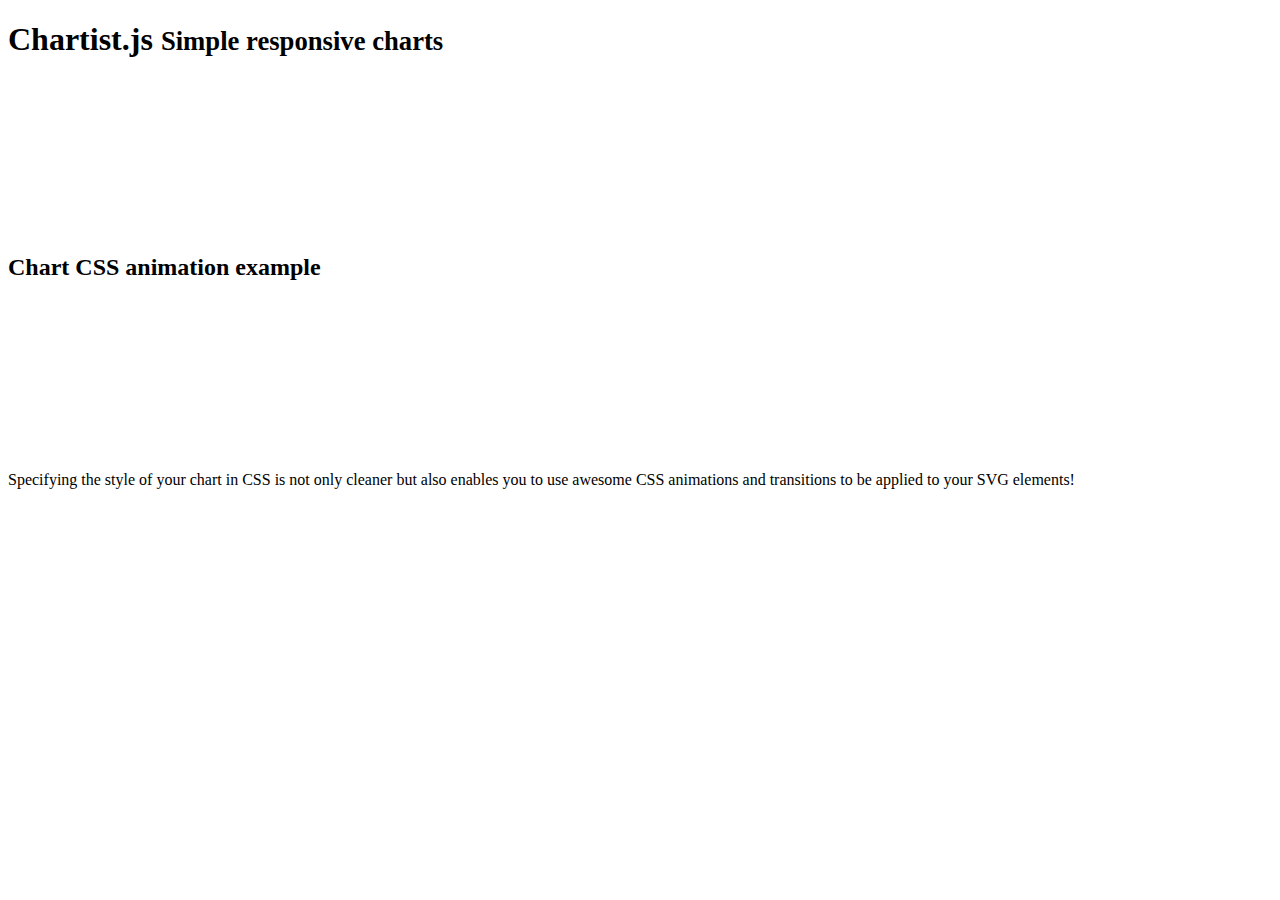
<file: Plantilla bootstrap/material-lite/assets/plugins/chartist-plugin-tooltip-master/test/runner.html>
<!doctype html>
<html lang="en">
<head>
  <title>End2end Test Runner</title>
</head>
<body>
<header class="page-header">
  <h1>Chartist.js
    <small> Simple responsive charts</small>
  </h1>
  <div class="limiter">
    <figure>
      <svg id="chartist-guy"></svg>
    </figure>
  </div>
</header>

<article class="main" role="main">
  <section class="documentation-section">
    <header>
      <h2>Chart CSS animation example</h2>
    </header>
    <div class="content">
      <div class="chart-container">
        <svg id="chart"></svg>
      </div>
    </div>
    <aside class="side-notes">
      <p>Specifying the style of your chart in CSS is not only cleaner but also enables you to use awesome CSS
        animations
        and transitions to be applied to your SVG elements!</p>
    </aside>
  </section>
</article>
</body>
</html>
</file>
<file: Plantilla bootstrap/material-lite/assets/plugins/chartist-js/dist/chartist-init.css>
.ct-sm-line-chart,
.ct-area-ln-chart,
#ct-polar-chart,
.ct-svg-chartct-bar-chart, .total-revenue, .chartist-chart {
    position: relative;
}

.ct-sm-line-chart .ct-series-a .ct-line,
.ct-bar-chart .ct-series-a .ct-bar,
.ct-sm-line-chart .ct-series-a .ct-point,
.ct-donute-chart .ct-series-a .ct-slice-donut,
.ct-gauge-chart .ct-series-a .ct-slice-donut,
.ct-area-ln-chart .ct-series-a .ct-line,
.ct-area-ln-chart .ct-series-a .ct-point,
.ct-animation-chart .ct-series-a .ct-line,
.ct-animation-chart .ct-series-a .ct-point,
.ct-svg-chart .ct-series-a .ct-line,
.user-analytics .ct-series-a .ct-line,
.user-analytics .ct-series-a .ct-point{
    stroke: #009efb;
}

.ct-sm-line-chart .ct-series-b .ct-line,
.ct-bar-chart .ct-series-b .ct-bar,
.ct-sm-line-chart .ct-series-b .ct-point,
.ct-donute-chart .ct-series-b .ct-slice-donut,
.ct-gauge-chart .ct-series-b .ct-slice-donut,
.ct-animation-chart .ct-series-b .ct-line,
.ct-animation-chart .ct-series-b .ct-point,
.ct-svg-chart .ct-series-b .ct-line {
    stroke: #f62d51;
}

.ct-sm-line-chart .ct-series-c .ct-line,
.ct-sm-line-chart .ct-series-c .ct-point,
.ct-donute-chart .ct-series-c .ct-slice-donut,
.ct-gauge-chart .ct-series-c .ct-slice-donut,
.ct-animation-chart .ct-series-c .ct-line,
.ct-animation-chart .ct-series-c .ct-point,
.ct-svg-chart .ct-series-c .ct-line {
    stroke: #26c6da;
}

.ct-gauge-chart .ct-series-d .ct-slice-donut,
.ct-donute-chart .ct-series-d .ct-slice-donut {
    stroke: #ffbc34;
}

.ct-donute-chart .ct-series-e .ct-slice-donut {
    stroke: #4c5667;
}

.ct-donute-chart .ct-series-f .ct-slice-donut {
    stroke: #02bec9;
}

.ct-area-ln-chart .ct-series-a .ct-area,
.ct-svg-chart .ct-series-a .ct-area {
    fill: #009efb;
}
.user-analytics .ct-series-a .ct-area{
    fill:none;
}

/*Android vs ios chart*/
.andvios .ct-series-a .ct-line,
.andvios .ct-series-b .ct-line
{
    stroke: transparent;
   
}
.andvios .ct-series-a .ct-point, .andvios .ct-series-b .ct-point{
    stroke-width:3px;
    stroke:#26c6da;
}
.andvios .ct-series-a .ct-area{
    fill:#1eacbe;
    fill-opacity:0.3;
}
.andvios .ct-series-b .ct-area{
    fill:#26c6da;
    fill-opacity:0.7;
}
/*Bandwidth data usege*/
.usage .ct-series-a .ct-line{
    stroke:#fff;
}
.usage .ct-series-a .ct-point{
    stroke-width:0px;
}
.usage .ct-series-a .ct-area{
    fill-opacity:0;
}

/*Download stats */
.download-state .ct-series-b .ct-bar, .download-state .ct-series-a .ct-bar{
     stroke-width:3px;
}
.download-state .ct-series-b .ct-bar{
    stroke:#26c6da;
}
.download-state .ct-series-a .ct-bar{
    stroke:#7460ee;
}
</file>
<file: Plantilla bootstrap/material-lite/assets/plugins/chartist-plugin-tooltip-master/dist/chartist-plugin-tooltip.css>
.chartist-tooltip {
  position: absolute;
  display: inline-block;
  opacity: 0;
  min-width: 50px;
  padding: 5px 10px;
  border-radius: 5px;
  background: #313131;
  color: #fff;
  font-weight: 500;
  text-align: center;
  pointer-events: none;
  z-index: 1;
  -webkit-transition: opacity .2s linear;
  -moz-transition: opacity .2s linear;
  -o-transition: opacity .2s linear;
  transition: opacity .2s linear; }

/*.chartist-tooltip:before {
    content: "";
    position: absolute;
    top: 100%;
    left: 50%;
    width: 0;
    height: 0;
    margin-left: -5px;
    border: 5px solid transparent;
    border-top-color: #313131; }
*/
.chartist-tooltip.tooltip-show {
    opacity: 1; }

.ct-area, .ct-line {
  pointer-events: none; }

/*# sourceMappingURL=chartist-plugin-tooltip.css.map */
</file>
<file: Plantilla bootstrap/material-lite/lite/css/style.css>
/*
Template Name: Material Pro Admin
Author: Themedesigner
Email: niravjoshi87@gmail.com
File: scss
*/
/**
 * Table Of Content
 *
 * 	1. Globals
 *	2. Headers
 *	3. Navigations
 *	4. Banners
 *	5. Footers
 *	6. app
 *	7. Widgets
 *	8. Custom Templates
 */
/*
Template Name: Material Pro Admin
Author: Themedesigner
Email: niravjoshi87@gmail.com
File: scss
*/
@import url("https://fonts.googleapis.com/css?family=Poppins:300,400,500,600,700");
/*Theme Colors*/
/*bootstrap Color*/
/*Light colors*/
/*Normal Color*/
/*Extra Variable*/
/*Preloader*/
@import url(../scss/icons/font-awesome/css/font-awesome.min.css);
@import url(../scss/icons/simple-line-icons/css/simple-line-icons.css);
@import url(../scss/icons/weather-icons/css/weather-icons.min.css);
@import url(../scss/icons/linea-icons/linea.css);
@import url(../scss/icons/themify-icons/themify-icons.css);
@import url(../scss/icons/flag-icon-css/flag-icon.min.css);
@import url(../scss/icons/material-design-iconic-font/css/materialdesignicons.min.css);
@import url("https://fonts.googleapis.com/css?family=Poppins:300,400,500,600,700");
@import url(../css/spinners.css);
@import url(../css/animate.css);
.preloader {
  width: 100%;
  height: 100%;
  top: 0px;
  position: fixed;
  z-index: 99999;
  background: #fff; }
  .preloader .cssload-speeding-wheel {
    position: absolute;
    top: calc(50% - 3.5px);
    left: calc(50% - 3.5px); }

/*
Template Name: Material Pro Admin
Author: Themedesigner
Email: niravjoshi87@gmail.com
File: scss
*/
/**
 * Table Of Content
 *
 * 	1. Globals
 *	2. Headers
 *	3. Navigations
 *	4. Banners
 *	5. Footers
 *	6. Posts
 *	7. Widgets
 *	8. Custom Templates
 */
/*******************
Global Styles
*******************/
* {
  outline: none; }

body {
  background: #fff;
  font-family: "Poppins", sans-serif;
  margin: 0;
  overflow-x: hidden;
  color: #67757c;
  font-weight: 300; }

html {
  position: relative;
  min-height: 100%;
  background: #ffffff; }

a:hover, a:focus {
  text-decoration: none; }

a.link {
  color: #455a64; }
  a.link:hover, a.link:focus {
    color: #009efb; }

.img-responsive {
  width: 100%;
  height: auto;
  display: inline-block; }

.img-rounded {
  border-radius: 4px; }

html body .mdi:before, html body .mdi-set {
  line-height: initial; }

/*******************
Headings
*******************/
h1,
h2,
h3,
h4,
h5,
h6 {
  color: #455a64;
  font-family: "Poppins", sans-serif;
  font-weight: 400; }

h1 {
  line-height: 40px;
  font-size: 36px; }

h2 {
  line-height: 36px;
  font-size: 24px; }

h3 {
  line-height: 30px;
  font-size: 21px; }

h4 {
  line-height: 22px;
  font-size: 18px; }

h5 {
  line-height: 18px;
  font-size: 16px;
  font-weight: 400; }

h6 {
  line-height: 16px;
  font-size: 14px;
  font-weight: 400; }

.display-5 {
  font-size: 3rem; }

.display-6 {
  font-size: 36px; }

.box {
  border-radius: 4px;
  padding: 10px; }

html body .dl {
  display: inline-block; }

html body .db {
  display: block; }

.no-wrap td, .no-wrap th {
  white-space: nowrap; }

/*******************
Blockquote
*******************/
html body blockquote {
  border-left: 5px solid #009efb;
  border: 1px solid rgba(120, 130, 140, 0.13);
  padding: 15px; }

.clear {
  clear: both; }

ol li {
  margin: 5px 0; }

/*******************
Paddings
*******************/
html body .p-0 {
  padding: 0px; }

html body .p-10 {
  padding: 10px; }

html body .p-20 {
  padding: 20px; }

html body .p-30 {
  padding: 30px; }

html body .p-l-0 {
  padding-left: 0px; }

html body .p-l-10 {
  padding-left: 10px; }

html body .p-l-20 {
  padding-left: 20px; }

html body .p-r-0 {
  padding-right: 0px; }

html body .p-r-10 {
  padding-right: 10px; }

html body .p-r-20 {
  padding-right: 20px; }

html body .p-r-30 {
  padding-right: 30px; }

html body .p-r-40 {
  padding-right: 40px; }

html body .p-t-0 {
  padding-top: 0px; }

html body .p-t-10 {
  padding-top: 10px; }

html body .p-t-20 {
  padding-top: 20px; }

html body .p-t-30 {
  padding-top: 30px; }

html body .p-b-0 {
  padding-bottom: 0px; }

html body .p-b-5 {
  padding-bottom: 5px; }

html body .p-b-10 {
  padding-bottom: 10px; }

html body .p-b-20 {
  padding-bottom: 20px; }

html body .p-b-30 {
  padding-bottom: 30px; }

html body .p-b-40 {
  padding-bottom: 40px; }

/*******************
Margin
*******************/
html body .m-0 {
  margin: 0px; }

html body .m-l-5 {
  margin-left: 5px; }

html body .m-l-10 {
  margin-left: 10px; }

html body .m-l-15 {
  margin-left: 15px; }

html body .m-l-20 {
  margin-left: 20px; }

html body .m-l-30 {
  margin-left: 30px; }

html body .m-l-40 {
  margin-left: 40px; }

html body .m-r-5 {
  margin-right: 5px; }

html body .m-r-10 {
  margin-right: 10px; }

html body .m-r-15 {
  margin-right: 15px; }

html body .m-r-20 {
  margin-right: 20px; }

html body .m-r-30 {
  margin-right: 30px; }

html body .m-r-40 {
  margin-right: 40px; }

html body .m-t-0 {
  margin-top: 0px; }

html body .m-t-5 {
  margin-top: 5px; }

html body .m-t-10 {
  margin-top: 10px; }

html body .m-t-15 {
  margin-top: 15px; }

html body .m-t-20 {
  margin-top: 20px; }

html body .m-t-30 {
  margin-top: 30px; }

html body .m-t-40 {
  margin-top: 40px; }

html body .m-b-0 {
  margin-bottom: 0px; }

html body .m-b-5 {
  margin-bottom: 5px; }

html body .m-b-10 {
  margin-bottom: 10px; }

html body .m-b-15 {
  margin-bottom: 15px; }

html body .m-b-20 {
  margin-bottom: 20px; }

html body .m-b-30 {
  margin-bottom: 30px; }

html body .m-b-40 {
  margin-bottom: 40px; }

/*******************
vertical alignment
*******************/
html body .vt {
  vertical-align: top; }

html body .vm {
  vertical-align: middle; }

html body .vb {
  vertical-align: bottom; }

/*******************
Opacity
*******************/
.op-5 {
  opacity: 0.5; }

/*******************
font weight
*******************/
html body .font-bold {
  font-weight: 700; }

html body .font-normal {
  font-weight: normal; }

html body .font-light {
  font-weight: 300; }

html body .font-medium {
  font-weight: 500; }

html body .font-16 {
  font-size: 16px; }

html body .font-14 {
  font-size: 14px; }

html body .font-10 {
  font-size: 10px; }

html body .font-18 {
  font-size: 18px; }

html body .font-20 {
  font-size: 20px; }

/*******************
Border
*******************/
html body .b-0 {
  border: none; }

html body .b-r {
  border-right: 1px solid rgba(120, 130, 140, 0.13); }

html body .b-l {
  border-left: 1px solid rgba(120, 130, 140, 0.13); }

html body .b-b {
  border-bottom: 1px solid rgba(120, 130, 140, 0.13); }

html body .b-t {
  border-top: 1px solid rgba(120, 130, 140, 0.13); }

html body .b-all {
  border: 1px solid rgba(120, 130, 140, 0.13); }

/*******************
Thumb size
*******************/
.thumb-sm {
  height: 32px;
  width: 32px; }

.thumb-md {
  height: 48px;
  width: 48px; }

.thumb-lg {
  height: 88px;
  width: 88px; }

.hide {
  display: none; }

.img-circle {
  border-radius: 100%; }

.radius {
  border-radius: 4px; }

/*******************
Text Colors
*******************/
.text-white {
  color: #ffffff !important; }

.text-danger {
  color: #fc4b6c !important; }

.text-muted {
  color: #99abb4 !important; }

.text-warning {
  color: #ffb22b !important; }

.text-success {
  color: #26c6da !important; }

.text-info {
  color: #1e88e5 !important; }

.text-inverse {
  color: #2f3d4a !important; }

html body .text-blue {
  color: #02bec9; }

html body .text-purple {
  color: #7460ee; }

html body .text-primary {
  color: #7460ee; }

html body .text-megna {
  color: #00897b; }

html body .text-dark {
  color: #67757c; }

html body .text-themecolor {
  color: #009efb; }

/*******************
Background Colors
*******************/
.bg-primary {
  background-color: #7460ee !important; }

.bg-success {
  background-color: #26c6da !important; }

.bg-info {
  background-color: #1e88e5 !important; }

.bg-warning {
  background-color: #ffb22b !important; }

.bg-danger {
  background-color: #fc4b6c !important; }

html body .bg-megna {
  background-color: #00897b; }

html body .bg-theme {
  background-color: #009efb; }

html body .bg-inverse {
  background-color: #2f3d4a; }

html body .bg-purple {
  background-color: #7460ee; }

html body .bg-light-primary {
  background-color: #f1effd; }

html body .bg-light-success {
  background-color: #e8fdeb; }

html body .bg-light-info {
  background-color: #cfecfe; }

html body .bg-light-extra {
  background-color: #ebf3f5; }

html body .bg-light-warning {
  background-color: #fff8ec; }

html body .bg-light-danger {
  background-color: #f9e7eb; }

html body .bg-light-inverse {
  background-color: #f6f6f6; }

html body .bg-light {
  background-color: #f2f4f8; }

html body .bg-white {
  background-color: #ffffff; }

/*******************
Rounds
*******************/
.round {
  line-height: 48px;
  color: #ffffff;
  width: 45px;
  height: 45px;
  display: inline-block;
  font-weight: 400;
  text-align: center;
  border-radius: 100%;
  background: #1e88e5; }
  .round img {
    border-radius: 100%; }

.round-lg {
  line-height: 65px;
  width: 60px;
  height: 60px;
  font-size: 30px; }

.round.round-info {
  background: #1e88e5; }

.round.round-warning {
  background: #ffb22b; }

.round.round-danger {
  background: #fc4b6c; }

.round.round-success {
  background: #26c6da; }

.round.round-primary {
  background: #7460ee; }

/*******************
Labels
*******************/
.label {
  padding: 3px 10px;
  line-height: 13px;
  color: #ffffff;
  font-weight: 400;
  border-radius: 4px;
  font-size: 75%; }

.label-rounded {
  border-radius: 60px; }

.label-custom {
  background-color: #00897b; }

.label-success {
  background-color: #26c6da; }

.label-info {
  background-color: #1e88e5; }

.label-warning {
  background-color: #ffb22b; }

.label-danger {
  background-color: #fc4b6c; }

.label-megna {
  background-color: #00897b; }

.label-primary {
  background-color: #7460ee; }

.label-purple {
  background-color: #7460ee; }

.label-red {
  background-color: #fb3a3a; }

.label-inverse {
  background-color: #2f3d4a; }

.label-default {
  background-color: #f2f4f8; }

.label-white {
  background-color: #ffffff; }

.label-light-success {
  background-color: #e8fdeb;
  color: #26c6da; }

.label-light-info {
  background-color: #cfecfe;
  color: #1e88e5; }

.label-light-warning {
  background-color: #fff8ec;
  color: #ffb22b; }

.label-light-danger {
  background-color: #f9e7eb;
  color: #fc4b6c; }

.label-light-megna {
  background-color: #e0f2f4;
  color: #00897b; }

.label-light-primary {
  background-color: #f1effd;
  color: #7460ee; }

.label-light-inverse {
  background-color: #f6f6f6;
  color: #2f3d4a; }

/*******************
Pagination
*******************/
.pagination > li:first-child > a,
.pagination > li:first-child > span {
  border-bottom-left-radius: 4px;
  border-top-left-radius: 4px; }

.pagination > li:last-child > a,
.pagination > li:last-child > span {
  border-bottom-right-radius: 4px;
  border-top-right-radius: 4px; }

.pagination > li > a,
.pagination > li > span {
  color: #263238; }

.pagination > li > a:hover,
.pagination > li > span:hover,
.pagination > li > a:focus,
.pagination > li > span:focus {
  background-color: #f2f4f8; }

.pagination-split li {
  margin-left: 5px;
  display: inline-block;
  float: left; }

.pagination-split li:first-child {
  margin-left: 0; }

.pagination-split li a {
  -moz-border-radius: 4px;
  -webkit-border-radius: 4px;
  border-radius: 4px; }

.pagination > .active > a,
.pagination > .active > span,
.pagination > .active > a:hover,
.pagination > .active > span:hover,
.pagination > .active > a:focus,
.pagination > .active > span:focus {
  background-color: #009efb;
  border-color: #009efb; }

.pager li > a,
.pager li > span {
  -moz-border-radius: 4px;
  -webkit-border-radius: 4px;
  border-radius: 4px;
  color: #263238; }

/*******************
Table Cell
*******************/
.table-box {
  display: table;
  width: 100%; }

.table.no-border tbody td {
  border: 0px; }

.cell {
  display: table-cell;
  vertical-align: middle; }

.table td, .table th {
  border-color: #f3f1f1; }

.table thead th, .table th {
  font-weight: 500; }

.table-hover tbody tr:hover {
  background: #f2f4f8; }

.v-middle td, .v-middle th {
  vertical-align: middle; }

/*******************
Wave Effects
*******************/
.waves-effect {
  position: relative;
  cursor: pointer;
  display: inline-block;
  overflow: hidden;
  -webkit-user-select: none;
  -moz-user-select: none;
  -ms-user-select: none;
  user-select: none;
  -webkit-tap-highlight-color: transparent;
  vertical-align: middle;
  z-index: 1;
  will-change: opacity, transform;
  -webkit-transition: all 0.1s ease-out;
  -moz-transition: all 0.1s ease-out;
  -o-transition: all 0.1s ease-out;
  -ms-transition: all 0.1s ease-out;
  transition: all 0.1s ease-out; }
  .waves-effect .waves-ripple {
    position: absolute;
    border-radius: 50%;
    width: 20px;
    height: 20px;
    margin-top: -10px;
    margin-left: -10px;
    opacity: 0;
    background: rgba(0, 0, 0, 0.2);
    -webkit-transition: all 0.7s ease-out;
    -moz-transition: all 0.7s ease-out;
    -o-transition: all 0.7s ease-out;
    -ms-transition: all 0.7s ease-out;
    transition: all 0.7s ease-out;
    -webkit-transition-property: -webkit-transform, opacity;
    -moz-transition-property: -moz-transform, opacity;
    -o-transition-property: -o-transform, opacity;
    -webkit-transition-property: opacity, -webkit-transform;
    transition-property: opacity, -webkit-transform;
    -o-transition-property: transform, opacity;
    transition-property: transform, opacity;
    transition-property: transform, opacity, -webkit-transform;
    -webkit-transform: scale(0);
    -moz-transform: scale(0);
    -ms-transform: scale(0);
    -o-transform: scale(0);
    transform: scale(0);
    pointer-events: none; }

.waves-effect.waves-light .waves-ripple {
  background-color: rgba(255, 255, 255, 0.45); }

.waves-effect.waves-red .waves-ripple {
  background-color: rgba(244, 67, 54, 0.7); }

.waves-effect.waves-yellow .waves-ripple {
  background-color: rgba(255, 235, 59, 0.7); }

.waves-effect.waves-orange .waves-ripple {
  background-color: rgba(255, 152, 0, 0.7); }

.waves-effect.waves-purple .waves-ripple {
  background-color: rgba(156, 39, 176, 0.7); }

.waves-effect.waves-green .waves-ripple {
  background-color: rgba(76, 175, 80, 0.7); }

.waves-effect.waves-teal .waves-ripple {
  background-color: rgba(0, 150, 136, 0.7); }

html body .waves-notransition {
  -webkit-transition: none;
  -moz-transition: none;
  -o-transition: none;
  -ms-transition: none;
  transition: none; }

.waves-circle {
  -webkit-transform: translateZ(0);
  -moz-transform: translateZ(0);
  -ms-transform: translateZ(0);
  -o-transform: translateZ(0);
  transform: translateZ(0);
  text-align: center;
  width: 2.5em;
  height: 2.5em;
  line-height: 2.5em;
  border-radius: 50%;
  -webkit-mask-image: none; }

.waves-input-wrapper {
  border-radius: 0.2em;
  vertical-align: bottom; }
  .waves-input-wrapper .waves-button-input {
    position: relative;
    top: 0;
    left: 0;
    z-index: 1; }

.waves-block {
  display: block; }

/*Badge*/
.badge {
  font-weight: 400; }

.badge-xs {
  font-size: 9px; }

.badge-xs,
.badge-sm {
  -webkit-transform: translate(0, -2px);
  -ms-transform: translate(0, -2px);
  -o-transform: translate(0, -2px);
  transform: translate(0, -2px); }

.badge-success {
  background-color: #26c6da; }

.badge-info {
  background-color: #1e88e5; }

.badge-primary {
  background-color: #7460ee; }

.badge-warning {
  background-color: #ffb22b; }

.badge-danger {
  background-color: #fc4b6c; }

.badge-purple {
  background-color: #7460ee; }

.badge-red {
  background-color: #fb3a3a; }

.badge-inverse {
  background-color: #2f3d4a; }

/*******************
Buttons
******************/
.btn {
  padding: 7px 12px;
  font-size: 14px;
  cursor: pointer; }

.btn-group label {
  color: #ffffff !important;
  margin-bottom: 0px; }
  .btn-group label.btn-secondary {
    color: #67757c !important; }

.btn-lg {
  padding: .75rem 1.5rem;
  font-size: 1.25rem; }

.btn-md {
  padding: 12px 55px;
  font-size: 16px; }

.btn-circle {
  border-radius: 100%;
  width: 40px;
  height: 40px;
  padding: 10px; }

.btn-circle.btn-sm {
  width: 35px;
  height: 35px;
  padding: 8px 10px;
  font-size: 14px; }

.btn-circle.btn-lg {
  width: 50px;
  height: 50px;
  padding: 14px 15px;
  font-size: 18px; }

.btn-circle.btn-xl {
  width: 70px;
  height: 70px;
  padding: 14px 15px;
  font-size: 24px; }

.btn-sm {
  padding: .25rem .5rem;
  font-size: 12px; }

.btn-xs {
  padding: .25rem .5rem;
  font-size: 10px; }

.button-list button, .button-list a {
  margin: 5px 12px 5px 0; }

.btn-outline {
  color: inherit;
  background-color: transparent;
  -webkit-transition: all .5s;
  -o-transition: all .5s;
  transition: all .5s; }

.btn-rounded {
  border-radius: 60px;
  padding: 7px 18px; }
  .btn-rounded.btn-lg {
    padding: .75rem 1.5rem; }
  .btn-rounded.btn-sm {
    padding: .25rem .5rem;
    font-size: 12px; }
  .btn-rounded.btn-xs {
    padding: .25rem .5rem;
    font-size: 10px; }
  .btn-rounded.btn-md {
    padding: 12px 35px;
    font-size: 16px; }

.btn-secondary,
.btn-secondary.disabled {
  -webkit-box-shadow: 0 2px 2px 0 rgba(169, 169, 169, 0.14), 0 3px 1px -2px rgba(169, 169, 169, 0.2), 0 1px 5px 0 rgba(169, 169, 169, 0.12);
  box-shadow: 0 2px 2px 0 rgba(169, 169, 169, 0.14), 0 3px 1px -2px rgba(169, 169, 169, 0.2), 0 1px 5px 0 rgba(169, 169, 169, 0.12);
  -webkit-transition: 0.2s ease-in;
  -o-transition: 0.2s ease-in;
  transition: 0.2s ease-in; }
  .btn-secondary:hover,
  .btn-secondary.disabled:hover {
    -webkit-box-shadow: 0 14px 26px -12px rgba(169, 169, 169, 0.42), 0 4px 23px 0 rgba(0, 0, 0, 0.12), 0 8px 10px -5px rgba(169, 169, 169, 0.2);
    box-shadow: 0 14px 26px -12px rgba(169, 169, 169, 0.42), 0 4px 23px 0 rgba(0, 0, 0, 0.12), 0 8px 10px -5px rgba(169, 169, 169, 0.2); }
  .btn-secondary.active, .btn-secondary:focus,
  .btn-secondary.disabled.active,
  .btn-secondary.disabled:focus {
    -webkit-box-shadow: 0 14px 26px -12px rgba(169, 169, 169, 0.42), 0 4px 23px 0 rgba(0, 0, 0, 0.12), 0 8px 10px -5px rgba(169, 169, 169, 0.2);
    box-shadow: 0 14px 26px -12px rgba(169, 169, 169, 0.42), 0 4px 23px 0 rgba(0, 0, 0, 0.12), 0 8px 10px -5px rgba(169, 169, 169, 0.2); }

.btn-primary,
.btn-primary.disabled {
  background: #7460ee;
  border: 1px solid #7460ee;
  -webkit-box-shadow: 0 2px 2px 0 rgba(116, 96, 238, 0.14), 0 3px 1px -2px rgba(116, 96, 238, 0.2), 0 1px 5px 0 rgba(116, 96, 238, 0.12);
  box-shadow: 0 2px 2px 0 rgba(116, 96, 238, 0.14), 0 3px 1px -2px rgba(116, 96, 238, 0.2), 0 1px 5px 0 rgba(116, 96, 238, 0.12);
  -webkit-transition: 0.2s ease-in;
  -o-transition: 0.2s ease-in;
  transition: 0.2s ease-in; }
  .btn-primary:hover,
  .btn-primary.disabled:hover {
    background: #7460ee;
    -webkit-box-shadow: 0 14px 26px -12px rgba(116, 96, 238, 0.42), 0 4px 23px 0 rgba(0, 0, 0, 0.12), 0 8px 10px -5px rgba(116, 96, 238, 0.2);
    box-shadow: 0 14px 26px -12px rgba(116, 96, 238, 0.42), 0 4px 23px 0 rgba(0, 0, 0, 0.12), 0 8px 10px -5px rgba(116, 96, 238, 0.2);
    border: 1px solid #7460ee; }
  .btn-primary.active, .btn-primary:focus,
  .btn-primary.disabled.active,
  .btn-primary.disabled:focus {
    background: #6352ce;
    -webkit-box-shadow: 0 14px 26px -12px rgba(116, 96, 238, 0.42), 0 4px 23px 0 rgba(0, 0, 0, 0.12), 0 8px 10px -5px rgba(116, 96, 238, 0.2);
    box-shadow: 0 14px 26px -12px rgba(116, 96, 238, 0.42), 0 4px 23px 0 rgba(0, 0, 0, 0.12), 0 8px 10px -5px rgba(116, 96, 238, 0.2); }

.btn-themecolor,
.btn-themecolor.disabled {
  background: #009efb;
  color: #ffffff;
  border: 1px solid #009efb; }
  .btn-themecolor:hover,
  .btn-themecolor.disabled:hover {
    background: #009efb;
    opacity: 0.7;
    border: 1px solid #009efb; }
  .btn-themecolor.active, .btn-themecolor:focus,
  .btn-themecolor.disabled.active,
  .btn-themecolor.disabled:focus {
    background: #028ee1; }

.btn-success,
.btn-success.disabled {
  background: #26c6da;
  border: 1px solid #26c6da;
  -webkit-box-shadow: 0 2px 2px 0 rgba(40, 190, 189, 0.14), 0 3px 1px -2px rgba(40, 190, 189, 0.2), 0 1px 5px 0 rgba(40, 190, 189, 0.12);
  box-shadow: 0 2px 2px 0 rgba(40, 190, 189, 0.14), 0 3px 1px -2px rgba(40, 190, 189, 0.2), 0 1px 5px 0 rgba(40, 190, 189, 0.12);
  -webkit-transition: 0.2s ease-in;
  -o-transition: 0.2s ease-in;
  transition: 0.2s ease-in; }
  .btn-success:hover,
  .btn-success.disabled:hover {
    background: #26c6da;
    -webkit-box-shadow: 0 14px 26px -12px rgba(40, 190, 189, 0.42), 0 4px 23px 0 rgba(0, 0, 0, 0.12), 0 8px 10px -5px rgba(40, 190, 189, 0.2);
    box-shadow: 0 14px 26px -12px rgba(40, 190, 189, 0.42), 0 4px 23px 0 rgba(0, 0, 0, 0.12), 0 8px 10px -5px rgba(40, 190, 189, 0.2);
    border: 1px solid #26c6da; }
  .btn-success.active, .btn-success:focus,
  .btn-success.disabled.active,
  .btn-success.disabled:focus {
    background: #1eacbe;
    -webkit-box-shadow: 0 14px 26px -12px rgba(40, 190, 189, 0.42), 0 4px 23px 0 rgba(0, 0, 0, 0.12), 0 8px 10px -5px rgba(40, 190, 189, 0.2);
    box-shadow: 0 14px 26px -12px rgba(40, 190, 189, 0.42), 0 4px 23px 0 rgba(0, 0, 0, 0.12), 0 8px 10px -5px rgba(40, 190, 189, 0.2); }

.btn-info,
.btn-info.disabled {
  background: #1e88e5;
  border: 1px solid #1e88e5;
  -webkit-box-shadow: 0 2px 2px 0 rgba(66, 165, 245, 0.14), 0 3px 1px -2px rgba(66, 165, 245, 0.2), 0 1px 5px 0 rgba(66, 165, 245, 0.12);
  box-shadow: 0 2px 2px 0 rgba(66, 165, 245, 0.14), 0 3px 1px -2px rgba(66, 165, 245, 0.2), 0 1px 5px 0 rgba(66, 165, 245, 0.12);
  -webkit-transition: 0.2s ease-in;
  -o-transition: 0.2s ease-in;
  transition: 0.2s ease-in; }
  .btn-info:hover,
  .btn-info.disabled:hover {
    background: #1e88e5;
    border: 1px solid #1e88e5;
    -webkit-box-shadow: 0 14px 26px -12px rgba(23, 105, 255, 0.42), 0 4px 23px 0 rgba(0, 0, 0, 0.12), 0 8px 10px -5px rgba(23, 105, 255, 0.2);
    box-shadow: 0 14px 26px -12px rgba(23, 105, 255, 0.42), 0 4px 23px 0 rgba(0, 0, 0, 0.12), 0 8px 10px -5px rgba(23, 105, 255, 0.2); }
  .btn-info.active, .btn-info:focus,
  .btn-info.disabled.active,
  .btn-info.disabled:focus {
    background: #028ee1;
    -webkit-box-shadow: 0 14px 26px -12px rgba(23, 105, 255, 0.42), 0 4px 23px 0 rgba(0, 0, 0, 0.12), 0 8px 10px -5px rgba(23, 105, 255, 0.2);
    box-shadow: 0 14px 26px -12px rgba(23, 105, 255, 0.42), 0 4px 23px 0 rgba(0, 0, 0, 0.12), 0 8px 10px -5px rgba(23, 105, 255, 0.2); }

.btn-warning,
.btn-warning.disabled {
  background: #ffb22b;
  -webkit-box-shadow: 0 2px 2px 0 rgba(248, 194, 0, 0.14), 0 3px 1px -2px rgba(248, 194, 0, 0.2), 0 1px 5px 0 rgba(248, 194, 0, 0.12);
  box-shadow: 0 2px 2px 0 rgba(248, 194, 0, 0.14), 0 3px 1px -2px rgba(248, 194, 0, 0.2), 0 1px 5px 0 rgba(248, 194, 0, 0.12);
  border: 1px solid #ffb22b;
  -webkit-transition: 0.2s ease-in;
  -o-transition: 0.2s ease-in;
  transition: 0.2s ease-in; }
  .btn-warning:hover,
  .btn-warning.disabled:hover {
    background: #ffb22b;
    -webkit-box-shadow: 0 14px 26px -12px rgba(248, 194, 0, 0.42), 0 4px 23px 0 rgba(0, 0, 0, 0.12), 0 8px 10px -5px rgba(248, 194, 0, 0.2);
    box-shadow: 0 14px 26px -12px rgba(248, 194, 0, 0.42), 0 4px 23px 0 rgba(0, 0, 0, 0.12), 0 8px 10px -5px rgba(248, 194, 0, 0.2);
    border: 1px solid #ffb22b; }
  .btn-warning.active, .btn-warning:focus,
  .btn-warning.disabled.active,
  .btn-warning.disabled:focus {
    background: #e9ab2e;
    -webkit-box-shadow: 0 14px 26px -12px rgba(248, 194, 0, 0.42), 0 4px 23px 0 rgba(0, 0, 0, 0.12), 0 8px 10px -5px rgba(248, 194, 0, 0.2);
    box-shadow: 0 14px 26px -12px rgba(248, 194, 0, 0.42), 0 4px 23px 0 rgba(0, 0, 0, 0.12), 0 8px 10px -5px rgba(248, 194, 0, 0.2); }

.btn-danger,
.btn-danger.disabled {
  background: #fc4b6c;
  border: 1px solid #fc4b6c;
  -webkit-box-shadow: 0 2px 2px 0 rgba(239, 83, 80, 0.14), 0 3px 1px -2px rgba(239, 83, 80, 0.2), 0 1px 5px 0 rgba(239, 83, 80, 0.12);
  box-shadow: 0 2px 2px 0 rgba(239, 83, 80, 0.14), 0 3px 1px -2px rgba(239, 83, 80, 0.2), 0 1px 5px 0 rgba(239, 83, 80, 0.12);
  -webkit-transition: 0.2s ease-in;
  -o-transition: 0.2s ease-in;
  transition: 0.2s ease-in; }
  .btn-danger:hover,
  .btn-danger.disabled:hover {
    background: #fc4b6c;
    -webkit-box-shadow: 0 14px 26px -12px rgba(239, 83, 80, 0.42), 0 4px 23px 0 rgba(0, 0, 0, 0.12), 0 8px 10px -5px rgba(239, 83, 80, 0.2);
    box-shadow: 0 14px 26px -12px rgba(239, 83, 80, 0.42), 0 4px 23px 0 rgba(0, 0, 0, 0.12), 0 8px 10px -5px rgba(239, 83, 80, 0.2);
    border: 1px solid #fc4b6c; }
  .btn-danger.active, .btn-danger:focus,
  .btn-danger.disabled.active,
  .btn-danger.disabled:focus {
    background: #e6294b;
    -webkit-box-shadow: 0 14px 26px -12px rgba(239, 83, 80, 0.42), 0 4px 23px 0 rgba(0, 0, 0, 0.12), 0 8px 10px -5px rgba(239, 83, 80, 0.2);
    box-shadow: 0 14px 26px -12px rgba(239, 83, 80, 0.42), 0 4px 23px 0 rgba(0, 0, 0, 0.12), 0 8px 10px -5px rgba(239, 83, 80, 0.2); }

.btn-inverse,
.btn-inverse.disabled {
  background: #2f3d4a;
  border: 1px solid #2f3d4a;
  color: #ffffff; }
  .btn-inverse:hover,
  .btn-inverse.disabled:hover {
    background: #2f3d4a;
    opacity: 0.7;
    color: #ffffff;
    border: 1px solid #2f3d4a; }
  .btn-inverse.active, .btn-inverse:focus,
  .btn-inverse.disabled.active,
  .btn-inverse.disabled:focus {
    background: #232a37;
    color: #ffffff; }

.btn-red,
.btn-red.disabled {
  background: #fb3a3a;
  border: 1px solid #fb3a3a;
  color: #ffffff; }
  .btn-red:hover,
  .btn-red.disabled:hover {
    opacity: 0.7;
    border: 1px solid #fb3a3a;
    background: #fb3a3a; }
  .btn-red.active, .btn-red:focus,
  .btn-red.disabled.active,
  .btn-red.disabled:focus {
    background: #e6294b; }

.btn-outline-secondary {
  background-color: #ffffff;
  -webkit-box-shadow: 0 2px 2px 0 rgba(169, 169, 169, 0.14), 0 3px 1px -2px rgba(169, 169, 169, 0.2), 0 1px 5px 0 rgba(169, 169, 169, 0.12);
  box-shadow: 0 2px 2px 0 rgba(169, 169, 169, 0.14), 0 3px 1px -2px rgba(169, 169, 169, 0.2), 0 1px 5px 0 rgba(169, 169, 169, 0.12);
  -webkit-transition: 0.2s ease-in;
  -o-transition: 0.2s ease-in;
  transition: 0.2s ease-in; }
  .btn-outline-secondary:hover, .btn-outline-secondary:focus, .btn-outline-secondary.focus {
    -webkit-box-shadow: 0 14px 26px -12px rgba(169, 169, 169, 0.42), 0 4px 23px 0 rgba(0, 0, 0, 0.12), 0 8px 10px -5px rgba(169, 169, 169, 0.2);
    box-shadow: 0 14px 26px -12px rgba(169, 169, 169, 0.42), 0 4px 23px 0 rgba(0, 0, 0, 0.12), 0 8px 10px -5px rgba(169, 169, 169, 0.2); }
  .btn-outline-secondary.active, .btn-outline-secondary:focus {
    -webkit-box-shadow: 0 14px 26px -12px rgba(169, 169, 169, 0.42), 0 4px 23px 0 rgba(0, 0, 0, 0.12), 0 8px 10px -5px rgba(169, 169, 169, 0.2);
    box-shadow: 0 14px 26px -12px rgba(169, 169, 169, 0.42), 0 4px 23px 0 rgba(0, 0, 0, 0.12), 0 8px 10px -5px rgba(169, 169, 169, 0.2); }

.btn-outline-primary {
  color: #7460ee;
  background-color: #ffffff;
  border-color: #7460ee;
  -webkit-box-shadow: 0 2px 2px 0 rgba(116, 96, 238, 0.14), 0 3px 1px -2px rgba(116, 96, 238, 0.2), 0 1px 5px 0 rgba(116, 96, 238, 0.12);
  box-shadow: 0 2px 2px 0 rgba(116, 96, 238, 0.14), 0 3px 1px -2px rgba(116, 96, 238, 0.2), 0 1px 5px 0 rgba(116, 96, 238, 0.12);
  -webkit-transition: 0.2s ease-in;
  -o-transition: 0.2s ease-in;
  transition: 0.2s ease-in; }
  .btn-outline-primary:hover, .btn-outline-primary:focus, .btn-outline-primary.focus {
    background: #7460ee;
    -webkit-box-shadow: 0 14px 26px -12px rgba(116, 96, 238, 0.42), 0 4px 23px 0 rgba(0, 0, 0, 0.12), 0 8px 10px -5px rgba(116, 96, 238, 0.2);
    box-shadow: 0 14px 26px -12px rgba(116, 96, 238, 0.42), 0 4px 23px 0 rgba(0, 0, 0, 0.12), 0 8px 10px -5px rgba(116, 96, 238, 0.2);
    color: #ffffff;
    border-color: #7460ee; }
  .btn-outline-primary.active, .btn-outline-primary:focus {
    -webkit-box-shadow: 0 14px 26px -12px rgba(116, 96, 238, 0.42), 0 4px 23px 0 rgba(0, 0, 0, 0.12), 0 8px 10px -5px rgba(116, 96, 238, 0.2);
    box-shadow: 0 14px 26px -12px rgba(116, 96, 238, 0.42), 0 4px 23px 0 rgba(0, 0, 0, 0.12), 0 8px 10px -5px rgba(116, 96, 238, 0.2); }

.btn-outline-success {
  color: #26c6da;
  background-color: transparent;
  border-color: #26c6da;
  -webkit-box-shadow: 0 2px 2px 0 rgba(40, 190, 189, 0.14), 0 3px 1px -2px rgba(40, 190, 189, 0.2), 0 1px 5px 0 rgba(40, 190, 189, 0.12);
  box-shadow: 0 2px 2px 0 rgba(40, 190, 189, 0.14), 0 3px 1px -2px rgba(40, 190, 189, 0.2), 0 1px 5px 0 rgba(40, 190, 189, 0.12);
  -webkit-transition: 0.2s ease-in;
  -o-transition: 0.2s ease-in;
  transition: 0.2s ease-in; }
  .btn-outline-success:hover, .btn-outline-success:focus, .btn-outline-success.focus {
    background: #26c6da;
    border-color: #26c6da;
    color: #ffffff;
    -webkit-box-shadow: 0 14px 26px -12px rgba(40, 190, 189, 0.42), 0 4px 23px 0 rgba(0, 0, 0, 0.12), 0 8px 10px -5px rgba(40, 190, 189, 0.2);
    box-shadow: 0 14px 26px -12px rgba(40, 190, 189, 0.42), 0 4px 23px 0 rgba(0, 0, 0, 0.12), 0 8px 10px -5px rgba(40, 190, 189, 0.2); }
  .btn-outline-success.active, .btn-outline-success:focus {
    -webkit-box-shadow: 0 14px 26px -12px rgba(40, 190, 189, 0.42), 0 4px 23px 0 rgba(0, 0, 0, 0.12), 0 8px 10px -5px rgba(40, 190, 189, 0.2);
    box-shadow: 0 14px 26px -12px rgba(40, 190, 189, 0.42), 0 4px 23px 0 rgba(0, 0, 0, 0.12), 0 8px 10px -5px rgba(40, 190, 189, 0.2); }

.btn-outline-info {
  color: #1e88e5;
  background-color: transparent;
  border-color: #1e88e5;
  -webkit-box-shadow: 0 2px 2px 0 rgba(66, 165, 245, 0.14), 0 3px 1px -2px rgba(66, 165, 245, 0.2), 0 1px 5px 0 rgba(66, 165, 245, 0.12);
  box-shadow: 0 2px 2px 0 rgba(66, 165, 245, 0.14), 0 3px 1px -2px rgba(66, 165, 245, 0.2), 0 1px 5px 0 rgba(66, 165, 245, 0.12);
  -webkit-transition: 0.2s ease-in;
  -o-transition: 0.2s ease-in;
  transition: 0.2s ease-in; }
  .btn-outline-info:hover, .btn-outline-info:focus, .btn-outline-info.focus {
    background: #1e88e5;
    border-color: #1e88e5;
    color: #ffffff;
    -webkit-box-shadow: 0 14px 26px -12px rgba(23, 105, 255, 0.42), 0 4px 23px 0 rgba(0, 0, 0, 0.12), 0 8px 10px -5px rgba(23, 105, 255, 0.2);
    box-shadow: 0 14px 26px -12px rgba(23, 105, 255, 0.42), 0 4px 23px 0 rgba(0, 0, 0, 0.12), 0 8px 10px -5px rgba(23, 105, 255, 0.2); }
  .btn-outline-info.active, .btn-outline-info:focus {
    -webkit-box-shadow: 0 14px 26px -12px rgba(23, 105, 255, 0.42), 0 4px 23px 0 rgba(0, 0, 0, 0.12), 0 8px 10px -5px rgba(23, 105, 255, 0.2);
    box-shadow: 0 14px 26px -12px rgba(23, 105, 255, 0.42), 0 4px 23px 0 rgba(0, 0, 0, 0.12), 0 8px 10px -5px rgba(23, 105, 255, 0.2); }

.btn-outline-warning {
  color: #ffb22b;
  background-color: transparent;
  border-color: #ffb22b;
  -webkit-box-shadow: 0 2px 2px 0 rgba(248, 194, 0, 0.14), 0 3px 1px -2px rgba(248, 194, 0, 0.2), 0 1px 5px 0 rgba(248, 194, 0, 0.12);
  box-shadow: 0 2px 2px 0 rgba(248, 194, 0, 0.14), 0 3px 1px -2px rgba(248, 194, 0, 0.2), 0 1px 5px 0 rgba(248, 194, 0, 0.12);
  -webkit-transition: 0.2s ease-in;
  -o-transition: 0.2s ease-in;
  transition: 0.2s ease-in; }
  .btn-outline-warning:hover, .btn-outline-warning:focus, .btn-outline-warning.focus {
    background: #ffb22b;
    border-color: #ffb22b;
    color: #ffffff;
    -webkit-box-shadow: 0 14px 26px -12px rgba(248, 194, 0, 0.42), 0 4px 23px 0 rgba(0, 0, 0, 0.12), 0 8px 10px -5px rgba(248, 194, 0, 0.2);
    box-shadow: 0 14px 26px -12px rgba(248, 194, 0, 0.42), 0 4px 23px 0 rgba(0, 0, 0, 0.12), 0 8px 10px -5px rgba(248, 194, 0, 0.2); }
  .btn-outline-warning.active, .btn-outline-warning:focus {
    -webkit-box-shadow: 0 14px 26px -12px rgba(248, 194, 0, 0.42), 0 4px 23px 0 rgba(0, 0, 0, 0.12), 0 8px 10px -5px rgba(248, 194, 0, 0.2);
    box-shadow: 0 14px 26px -12px rgba(248, 194, 0, 0.42), 0 4px 23px 0 rgba(0, 0, 0, 0.12), 0 8px 10px -5px rgba(248, 194, 0, 0.2); }

.btn-outline-danger {
  color: #fc4b6c;
  background-color: transparent;
  border-color: #fc4b6c;
  -webkit-box-shadow: 0 2px 2px 0 rgba(239, 83, 80, 0.14), 0 3px 1px -2px rgba(239, 83, 80, 0.2), 0 1px 5px 0 rgba(239, 83, 80, 0.12);
  box-shadow: 0 2px 2px 0 rgba(239, 83, 80, 0.14), 0 3px 1px -2px rgba(239, 83, 80, 0.2), 0 1px 5px 0 rgba(239, 83, 80, 0.12);
  -webkit-transition: 0.2s ease-in;
  -o-transition: 0.2s ease-in;
  transition: 0.2s ease-in; }
  .btn-outline-danger:hover, .btn-outline-danger:focus, .btn-outline-danger.focus {
    background: #fc4b6c;
    border-color: #fc4b6c;
    color: #ffffff;
    -webkit-box-shadow: 0 14px 26px -12px rgba(239, 83, 80, 0.42), 0 4px 23px 0 rgba(0, 0, 0, 0.12), 0 8px 10px -5px rgba(239, 83, 80, 0.2);
    box-shadow: 0 14px 26px -12px rgba(239, 83, 80, 0.42), 0 4px 23px 0 rgba(0, 0, 0, 0.12), 0 8px 10px -5px rgba(239, 83, 80, 0.2); }
  .btn-outline-danger.active, .btn-outline-danger:focus {
    -webkit-box-shadow: 0 14px 26px -12px rgba(239, 83, 80, 0.42), 0 4px 23px 0 rgba(0, 0, 0, 0.12), 0 8px 10px -5px rgba(239, 83, 80, 0.2);
    box-shadow: 0 14px 26px -12px rgba(239, 83, 80, 0.42), 0 4px 23px 0 rgba(0, 0, 0, 0.12), 0 8px 10px -5px rgba(239, 83, 80, 0.2); }

.btn-outline-red {
  color: #fb3a3a;
  background-color: transparent;
  border-color: #fb3a3a; }
  .btn-outline-red:hover, .btn-outline-red:focus, .btn-outline-red.focus {
    background: #fb3a3a;
    border-color: #fb3a3a;
    color: #ffffff;
    -webkit-box-shadow: 0 14px 26px -12px rgba(239, 83, 80, 0.42), 0 4px 23px 0 rgba(0, 0, 0, 0.12), 0 8px 10px -5px rgba(239, 83, 80, 0.2);
    box-shadow: 0 14px 26px -12px rgba(239, 83, 80, 0.42), 0 4px 23px 0 rgba(0, 0, 0, 0.12), 0 8px 10px -5px rgba(239, 83, 80, 0.2); }
  .btn-outline-red.active, .btn-outline-red:focus {
    -webkit-box-shadow: 0 14px 26px -12px rgba(239, 83, 80, 0.42), 0 4px 23px 0 rgba(0, 0, 0, 0.12), 0 8px 10px -5px rgba(239, 83, 80, 0.2);
    box-shadow: 0 14px 26px -12px rgba(239, 83, 80, 0.42), 0 4px 23px 0 rgba(0, 0, 0, 0.12), 0 8px 10px -5px rgba(239, 83, 80, 0.2); }

.btn-outline-inverse {
  color: #2f3d4a;
  background-color: transparent;
  border-color: #2f3d4a; }
  .btn-outline-inverse:hover, .btn-outline-inverse:focus, .btn-outline-inverse.focus {
    background: #2f3d4a;
    border-color: #2f3d4a;
    color: #ffffff; }

.btn-primary.active.focus,
.btn-primary.active:focus,
.btn-primary.active:hover,
.btn-primary.focus:active,
.btn-primary:active:focus,
.btn-primary:active:hover,
.open > .dropdown-toggle.btn-primary.focus,
.open > .dropdown-toggle.btn-primary:focus,
.open > .dropdown-toggle.btn-primary:hover,
.btn-primary.focus,
.btn-primary:focus {
  background-color: #6352ce;
  border: 1px solid #6352ce; }

.btn-success.active.focus,
.btn-success.active:focus,
.btn-success.active:hover,
.btn-success.focus:active,
.btn-success:active:focus,
.btn-success:active:hover,
.open > .dropdown-toggle.btn-success.focus,
.open > .dropdown-toggle.btn-success:focus,
.open > .dropdown-toggle.btn-success:hover,
.btn-success.focus,
.btn-success:focus {
  background-color: #1eacbe;
  border: 1px solid #1eacbe; }

.btn-info.active.focus,
.btn-info.active:focus,
.btn-info.active:hover,
.btn-info.focus:active,
.btn-info:active:focus,
.btn-info:active:hover,
.open > .dropdown-toggle.btn-info.focus,
.open > .dropdown-toggle.btn-info:focus,
.open > .dropdown-toggle.btn-info:hover,
.btn-info.focus,
.btn-info:focus {
  background-color: #028ee1;
  border: 1px solid #028ee1; }

.btn-warning.active.focus,
.btn-warning.active:focus,
.btn-warning.active:hover,
.btn-warning.focus:active,
.btn-warning:active:focus,
.btn-warning:active:hover,
.open > .dropdown-toggle.btn-warning.focus,
.open > .dropdown-toggle.btn-warning:focus,
.open > .dropdown-toggle.btn-warning:hover,
.btn-warning.focus,
.btn-warning:focus {
  background-color: #e9ab2e;
  border: 1px solid #e9ab2e; }

.btn-danger.active.focus,
.btn-danger.active:focus,
.btn-danger.active:hover,
.btn-danger.focus:active,
.btn-danger:active:focus,
.btn-danger:active:hover,
.open > .dropdown-toggle.btn-danger.focus,
.open > .dropdown-toggle.btn-danger:focus,
.open > .dropdown-toggle.btn-danger:hover,
.btn-danger.focus,
.btn-danger:focus {
  background-color: #e6294b;
  border: 1px solid #e6294b; }

.btn-inverse:hover,
.btn-inverse:focus,
.btn-inverse:active,
.btn-inverse.active,
.btn-inverse.focus,
.btn-inverse:active,
.btn-inverse:focus,
.btn-inverse:hover,
.open > .dropdown-toggle.btn-inverse {
  background-color: #232a37;
  border: 1px solid #232a37; }

.btn-red:hover,
.btn-red:focus,
.btn-red:active,
.btn-red.active,
.btn-red.focus,
.btn-red:active,
.btn-red:focus,
.btn-red:hover,
.open > .dropdown-toggle.btn-red {
  background-color: #d61f1f;
  border: 1px solid #d61f1f;
  color: #ffffff; }

.button-box .btn {
  margin: 0 8px 8px 0px; }

.btn-label {
  background: rgba(0, 0, 0, 0.05);
  display: inline-block;
  margin: -6px 12px -6px -14px;
  padding: 7px 15px; }

.btn-facebook {
  color: #ffffff;
  background-color: #3b5998; }

.btn-twitter {
  color: #ffffff;
  background-color: #55acee; }

.btn-linkedin {
  color: #ffffff;
  background-color: #007bb6; }

.btn-dribbble {
  color: #ffffff;
  background-color: #ea4c89; }

.btn-googleplus {
  color: #ffffff;
  background-color: #dd4b39; }

.btn-instagram {
  color: #ffffff;
  background-color: #3f729b; }

.btn-pinterest {
  color: #ffffff;
  background-color: #cb2027; }

.btn-dropbox {
  color: #ffffff;
  background-color: #007ee5; }

.btn-flickr {
  color: #ffffff;
  background-color: #ff0084; }

.btn-tumblr {
  color: #ffffff;
  background-color: #32506d; }

.btn-skype {
  color: #ffffff;
  background-color: #00aff0; }

.btn-youtube {
  color: #ffffff;
  background-color: #bb0000; }

.btn-github {
  color: #ffffff;
  background-color: #171515; }

/*******************
Notify
*******************/
.notify {
  position: relative;
  top: -25px;
  right: -7px; }
  .notify .heartbit {
    position: absolute;
    top: -20px;
    right: -4px;
    height: 25px;
    width: 25px;
    z-index: 10;
    border: 5px solid #fc4b6c;
    border-radius: 70px;
    -moz-animation: heartbit 1s ease-out;
    -moz-animation-iteration-count: infinite;
    -o-animation: heartbit 1s ease-out;
    -o-animation-iteration-count: infinite;
    -webkit-animation: heartbit 1s ease-out;
    -webkit-animation-iteration-count: infinite;
    animation-iteration-count: infinite; }
  .notify .point {
    width: 6px;
    height: 6px;
    -webkit-border-radius: 30px;
    -moz-border-radius: 30px;
    border-radius: 30px;
    background-color: #fc4b6c;
    position: absolute;
    right: 6px;
    top: -10px; }

@-moz-keyframes heartbit {
  0% {
    -moz-transform: scale(0);
    opacity: 0.0; }
  25% {
    -moz-transform: scale(0.1);
    opacity: 0.1; }
  50% {
    -moz-transform: scale(0.5);
    opacity: 0.3; }
  75% {
    -moz-transform: scale(0.8);
    opacity: 0.5; }
  100% {
    -moz-transform: scale(1);
    opacity: 0.0; } }

@-webkit-keyframes heartbit {
  0% {
    -webkit-transform: scale(0);
    opacity: 0.0; }
  25% {
    -webkit-transform: scale(0.1);
    opacity: 0.1; }
  50% {
    -webkit-transform: scale(0.5);
    opacity: 0.3; }
  75% {
    -webkit-transform: scale(0.8);
    opacity: 0.5; }
  100% {
    -webkit-transform: scale(1);
    opacity: 0.0; } }

/*******************
Checkbox
*******************/
.checkbox {
  padding-left: 20px; }
  .checkbox label {
    display: block;
    padding-left: 5px;
    position: relative; }
    .checkbox label::before {
      -o-transition: 0.3s ease-in-out;
      -webkit-transition: 0.3s ease-in-out;
      background-color: #ffffff;
      border-radius: 1px;
      border: 1px solid rgba(120, 130, 140, 0.13);
      content: "";
      display: inline-block;
      height: 17px;
      left: 0;
      top: 3px;
      margin-left: -20px;
      position: absolute;
      transition: 0.3s ease-in-out;
      width: 17px;
      outline: none; }
    .checkbox label::after {
      color: #263238;
      display: inline-block;
      font-size: 11px;
      height: 16px;
      left: 0;
      margin-left: -20px;
      padding-left: 3px;
      padding-top: 1px;
      position: absolute;
      top: 3px;
      width: 16px; }
  .checkbox input[type="checkbox"] {
    cursor: pointer;
    opacity: 0;
    z-index: 1;
    position: absolute;
    left: 0px;
    outline: none; }
    .checkbox input[type="checkbox"]:disabled + label {
      opacity: 0.65; }
  .checkbox input[type="checkbox"]:focus + label::before {
    outline-offset: -2px;
    outline: none; }
  .checkbox input[type="checkbox"]:checked + label::after {
    content: "\f00c";
    font-family: 'FontAwesome'; }
  .checkbox input[type="checkbox"]:disabled + label::before {
    background-color: #f2f4f8;
    cursor: not-allowed; }

.checkbox.checkbox-circle label::before {
  border-radius: 50%; }

.checkbox.checkbox-inline {
  margin-top: 0; }

.checkbox.checkbox-single label {
  height: 17px; }

.checkbox-primary input[type="checkbox"]:checked + label::before {
  background-color: #7460ee;
  border-color: #7460ee; }

.checkbox-primary input[type="checkbox"]:checked + label::after {
  color: #ffffff; }

.checkbox-danger input[type="checkbox"]:checked + label::before {
  background-color: #fc4b6c;
  border-color: #fc4b6c; }

.checkbox-danger input[type="checkbox"]:checked + label::after {
  color: #ffffff; }

.checkbox-info input[type="checkbox"]:checked + label::before {
  background-color: #1e88e5;
  border-color: #1e88e5; }

.checkbox-info input[type="checkbox"]:checked + label::after {
  color: #ffffff; }

.checkbox-warning input[type="checkbox"]:checked + label::before {
  background-color: #ffb22b;
  border-color: #ffb22b; }

.checkbox-warning input[type="checkbox"]:checked + label::after {
  color: #ffffff; }

.checkbox-success input[type="checkbox"]:checked + label::before {
  background-color: #26c6da;
  border-color: #26c6da; }

.checkbox-success input[type="checkbox"]:checked + label::after {
  color: #ffffff; }

.checkbox-purple input[type="checkbox"]:checked + label::before {
  background-color: #7460ee;
  border-color: #7460ee; }

.checkbox-purple input[type="checkbox"]:checked + label::after {
  color: #ffffff; }

.checkbox-red input[type="checkbox"]:checked + label::before {
  background-color: #fc4b6c;
  border-color: #fc4b6c; }

.checkbox-red input[type="checkbox"]:checked + label::after {
  color: #ffffff; }

.checkbox-inverse input[type="checkbox"]:checked + label::before {
  background-color: #2f3d4a;
  border-color: #2f3d4a; }

.checkbox-inverse input[type="checkbox"]:checked + label::after {
  color: #ffffff; }

/*******************
Radios
*******************/
.radio {
  padding-left: 20px; }
  .radio label {
    display: inline-block;
    padding-left: 5px;
    position: relative; }
    .radio label::before {
      -o-transition: border 0.5s ease-in-out;
      -webkit-transition: border 0.5s ease-in-out;
      background-color: #ffffff;
      border-radius: 50%;
      border: 1px solid rgba(120, 130, 140, 0.13);
      content: "";
      display: inline-block;
      height: 17px;
      left: 0;
      margin-left: -20px;
      position: absolute;
      transition: border 0.5s ease-in-out;
      width: 17px;
      outline: none; }
    .radio label::after {
      -moz-transition: -moz-transform 0.3s cubic-bezier(0.8, -0.33, 0.2, 1.33);
      -ms-transform: scale(0, 0);
      -o-transform: scale(0, 0);
      -o-transition: -o-transform 0.3s cubic-bezier(0.8, -0.33, 0.2, 1.33);
      -webkit-transform: scale(0, 0);
      -webkit-transition: -webkit-transform 0.3s cubic-bezier(0.8, -0.33, 0.2, 1.33);
      background-color: #263238;
      border-radius: 50%;
      content: " ";
      display: inline-block;
      height: 7px;
      left: 5px;
      margin-left: -20px;
      position: absolute;
      top: 5px;
      transform: scale(0, 0);
      transition: -webkit-transform 0.3s cubic-bezier(0.8, -0.33, 0.2, 1.33);
      -o-transition: transform 0.3s cubic-bezier(0.8, -0.33, 0.2, 1.33);
      transition: transform 0.3s cubic-bezier(0.8, -0.33, 0.2, 1.33);
      transition: transform 0.3s cubic-bezier(0.8, -0.33, 0.2, 1.33), -webkit-transform 0.3s cubic-bezier(0.8, -0.33, 0.2, 1.33);
      width: 7px; }
  .radio input[type="radio"] {
    cursor: pointer;
    opacity: 0;
    z-index: 1;
    outline: none; }
    .radio input[type="radio"]:disabled + label {
      opacity: 0.65; }
  .radio input[type="radio"]:focus + label::before {
    outline-offset: -2px;
    outline: none; }
  .radio input[type="radio"]:checked + label::after {
    -ms-transform: scale(1, 1);
    -o-transform: scale(1, 1);
    -webkit-transform: scale(1, 1);
    transform: scale(1, 1); }
  .radio input[type="radio"]:disabled + label::before {
    cursor: not-allowed; }

.radio.radio-inline {
  margin-top: 0; }

.radio.radio-single label {
  height: 17px; }

.radio-primary input[type="radio"] + label::after {
  background-color: #7460ee; }

.radio-primary input[type="radio"]:checked + label::before {
  border-color: #7460ee; }

.radio-primary input[type="radio"]:checked + label::after {
  background-color: #7460ee; }

.radio-danger input[type="radio"] + label::after {
  background-color: #fc4b6c; }

.radio-danger input[type="radio"]:checked + label::before {
  border-color: #fc4b6c; }

.radio-danger input[type="radio"]:checked + label::after {
  background-color: #fc4b6c; }

.radio-info input[type="radio"] + label::after {
  background-color: #1e88e5; }

.radio-info input[type="radio"]:checked + label::before {
  border-color: #1e88e5; }

.radio-info input[type="radio"]:checked + label::after {
  background-color: #1e88e5; }

.radio-warning input[type="radio"] + label::after {
  background-color: #ffb22b; }

.radio-warning input[type="radio"]:checked + label::before {
  border-color: #ffb22b; }

.radio-warning input[type="radio"]:checked + label::after {
  background-color: #ffb22b; }

.radio-success input[type="radio"] + label::after {
  background-color: #26c6da; }

.radio-success input[type="radio"]:checked + label::before {
  border-color: #26c6da; }

.radio-success input[type="radio"]:checked + label::after {
  background-color: #26c6da; }

.radio-purple input[type="radio"] + label::after {
  background-color: #7460ee; }

.radio-purple input[type="radio"]:checked + label::before {
  border-color: #7460ee; }

.radio-purple input[type="radio"]:checked + label::after {
  background-color: #7460ee; }

.radio-red input[type="radio"] + label::after {
  background-color: #fc4b6c; }

.radio-red input[type="radio"]:checked + label::before {
  border-color: #fc4b6c; }

.radio-red input[type="radio"]:checked + label::after {
  background-color: #fc4b6c; }

.checkbox label, .radio label {
  cursor: pointer; }

/*******************
File Upload
******************/
.fileupload {
  overflow: hidden;
  position: relative; }
  .fileupload input.upload {
    cursor: pointer;
    filter: alpha(opacity=0);
    font-size: 20px;
    margin: 0;
    opacity: 0;
    padding: 0;
    position: absolute;
    right: 0;
    top: 0; }

/*******************
Megamenu
******************/
.mega-dropdown {
  position: static;
  width: 100%; }
  .mega-dropdown .dropdown-menu {
    width: 100%;
    padding: 30px;
    margin-top: 0px; }
  .mega-dropdown ul {
    padding: 0px; }
    .mega-dropdown ul li {
      list-style: none; }
  .mega-dropdown .carousel-item .container {
    padding: 0px; }
  .mega-dropdown .nav-accordion .card {
    margin-bottom: 1px; }
  .mega-dropdown .nav-accordion .card-header {
    background: #ffffff; }
    .mega-dropdown .nav-accordion .card-header h5 {
      margin: 0px; }
      .mega-dropdown .nav-accordion .card-header h5 a {
        text-decoration: none;
        color: #67757c; }

/*******************
List-style-none
******************/
ul.list-style-none {
  margin: 0px;
  padding: 0px; }
  ul.list-style-none li {
    list-style: none; }
    ul.list-style-none li a {
      color: #67757c;
      padding: 8px 0px;
      display: block;
      text-decoration: none; }
      ul.list-style-none li a:hover {
        color: #009efb; }

/*******************
dropdown-item
******************/
.dropdown-item {
  padding: 8px 1rem;
  color: #67757c; }

/*******************
Custom-select
******************/
.custom-select {
  background: url(../../assets/images/custom-select.png) right 0.75rem center no-repeat; }

/*******************
textarea
******************/
textarea {
  resize: none; }

/*******************
Form-control
******************/
.form-control {
  color: #67757c;
  min-height: 38px;
  display: initial; }

.form-control-sm {
  min-height: 20px; }

.form-control:disabled, .form-control[readonly] {
  opacity: 0.7; }

.custom-control-input:focus ~ .custom-control-indicator {
  -webkit-box-shadow: none;
  box-shadow: none; }

.custom-control-input:checked ~ .custom-control-indicator {
  background-color: #26c6da; }

form label {
  font-weight: 400; }

.form-group {
  margin-bottom: 25px; }

.form-horizontal label {
  margin-bottom: 0px; }

.form-control-static {
  padding-top: 0px; }

.form-bordered .form-group {
  border-bottom: 1px solid rgba(120, 130, 140, 0.13);
  padding-bottom: 20px; }

/*******************
Layouts
******************/
/*Card-noborders*/
.card-no-border .card {
  border-color: #d7dfe3;
  border-radius: 4px;
  -webkit-box-shadow: 0px 5px 20px rgba(0, 0, 0, 0.05);
  box-shadow: 0px 5px 20px rgba(0, 0, 0, 0.05); }

.card-no-border .sidebar-footer {
  background: #f2f6f8; }

.card-no-border .sidebar-nav > ul > li > a.active {
  background: #ffffff; }

.card-no-border .shadow-none {
  -webkit-box-shadow: none;
  box-shadow: none; }

.card-outline-danger, .card-outline-info, .card-outline-warning, .card-outline-success, .card-outline-primary {
  background: #ffffff; }

.card-fullscreen {
  position: fixed;
  top: 0px;
  left: 0px;
  width: 100%;
  height: 100%;
  z-index: 9999;
  overflow: auto; }

.card .card-header {
  background: #ffffff;
  border-bottom: 0px; }

/*******************/
/*widgets -app*/
/*******************/
.css-bar:after {
  z-index: 1; }

.css-bar > i {
  z-index: 10; }

/*******************/
/*single column*/
/*******************/
.single-column .left-sidebar {
  display: none; }

.single-column .page-wrapper {
  margin-left: 0px; }

.fix-width {
  width: 100%;
  max-width: 1170px;
  margin: 0 auto; }

/*
Template Name: Material Pro Admin
Author: Themedesigner
Email: niravjoshi87@gmail.com
File: scss
*/
/*==============================================================
 For all pages
 ============================================================== */
#main-wrapper {
  width: 100%; }

.boxed #main-wrapper {
  width: 100%;
  max-width: 1300px;
  margin: 0 auto;
  -webkit-box-shadow: 0 0 60px rgba(0, 0, 0, 0.1);
  box-shadow: 0 0 60px rgba(0, 0, 0, 0.1); }
  .boxed #main-wrapper .sidebar-footer {
    position: absolute; }
  .boxed #main-wrapper .footer {
    display: none; }

.page-wrapper {
  background: #eef5f9;
  padding-bottom: 60px; }

.container-fluid {
  padding: 0 30px 25px 30px; }

/*******************
 Topbar
*******************/
.topbar {
  position: relative;
  z-index: 50;
  -webkit-box-shadow: 5px 0px 10px rgba(0, 0, 0, 0.5);
  box-shadow: 5px 0px 10px rgba(0, 0, 0, 0.5); }
  .topbar .top-navbar {
    min-height: 70px;
    padding: 0px 15px 0 0; }
    .topbar .top-navbar .dropdown-toggle::after {
      display: none; }
    .topbar .top-navbar .navbar-header {
      line-height: 20px;
      text-align: center; }
      .topbar .top-navbar .navbar-header .navbar-brand {
        margin-right: 0px;
        padding-bottom: 10px;
        padding-top: 0px; }
        .topbar .top-navbar .navbar-header .navbar-brand .light-logo {
          display: none; }
        .topbar .top-navbar .navbar-header .navbar-brand b {
          line-height: 70px;
          display: inline-block; }
    .topbar .top-navbar .navbar-nav > .nav-item > .nav-link {
      padding-left: .75rem;
      padding-right: .75rem;
      font-size: 19px;
      line-height: 50px; }
    .topbar .top-navbar .navbar-nav > .nav-item.show {
      background: rgba(0, 0, 0, 0.05); }
  .topbar .profile-pic {
    width: 30px;
    border-radius: 100%; }
  .topbar .dropdown-menu {
    box-shadow: 0 3px 12px rgba(0, 0, 0, 0.05);
    -webkit-box-shadow: 0 3px 12px rgba(0, 0, 0, 0.05);
    -moz-box-shadow: 0 3px 12px rgba(0, 0, 0, 0.05);
    border-color: rgba(120, 130, 140, 0.13); }
    .topbar .dropdown-menu .dropdown-item {
      padding: 7px 1.5rem; }
  .topbar ul.dropdown-user {
    padding: 0px;
    width: 270px; }
    .topbar ul.dropdown-user li {
      list-style: none;
      padding: 0px;
      margin: 0px; }
      .topbar ul.dropdown-user li.divider {
        height: 1px;
        margin: 9px 0;
        overflow: hidden;
        background-color: rgba(120, 130, 140, 0.13); }
      .topbar ul.dropdown-user li .dw-user-box {
        padding: 10px 15px; }
        .topbar ul.dropdown-user li .dw-user-box .u-img {
          width: 80px;
          display: inline-block;
          vertical-align: top; }
          .topbar ul.dropdown-user li .dw-user-box .u-img img {
            width: 100%;
            border-radius: 5px; }
        .topbar ul.dropdown-user li .dw-user-box .u-text {
          display: inline-block;
          padding-left: 10px; }
          .topbar ul.dropdown-user li .dw-user-box .u-text h4 {
            margin: 0px; }
          .topbar ul.dropdown-user li .dw-user-box .u-text p {
            margin-bottom: 2px;
            font-size: 14px; }
          .topbar ul.dropdown-user li .dw-user-box .u-text .btn {
            color: #ffffff;
            padding: 5px 10px;
            display: inline-block; }
            .topbar ul.dropdown-user li .dw-user-box .u-text .btn:hover {
              background: #e6294b; }
      .topbar ul.dropdown-user li a {
        padding: 9px 15px;
        display: block;
        color: #67757c; }
        .topbar ul.dropdown-user li a:hover {
          background: #f2f4f8;
          color: #009efb;
          text-decoration: none; }

.search-box .app-search {
  position: absolute;
  margin: 0px;
  display: block;
  z-index: 110;
  width: 100%;
  top: -1px;
  -webkit-box-shadow: 2px 0px 10px rgba(0, 0, 0, 0.2);
  box-shadow: 2px 0px 10px rgba(0, 0, 0, 0.2);
  display: none;
  left: 0px; }
  .search-box .app-search input {
    width: 100%;
    padding: 25px 40px 25px 20px;
    border-radius: 0px;
    font-size: 17px;
    -webkit-transition: 0.5s ease-in;
    -o-transition: 0.5s ease-in;
    transition: 0.5s ease-in; }
  .search-box .app-search .srh-btn {
    position: absolute;
    top: 23px;
    cursor: pointer;
    background: #ffffff;
    width: 15px;
    height: 15px;
    right: 20px;
    font-size: 14px; }

.mini-sidebar .top-navbar .navbar-header {
  width: 60px;
  text-align: center; }

.logo-center .top-navbar .navbar-header {
  position: absolute;
  left: 0;
  right: 0;
  margin: 0 auto; }

/*******************
 Breadcrumb and page title
*******************/
.page-titles {
  background: #ffffff;
  margin: 0 -30px 30px;
  padding: 15px;
  -webkit-box-shadow: 1px 0 5px rgba(0, 0, 0, 0.1);
  box-shadow: 1px 0 5px rgba(0, 0, 0, 0.1); }
  .page-titles h3 {
    margin-bottom: 0px;
    margin-top: 8px; }
  .page-titles .breadcrumb {
    padding: 0px;
    background: transparent;
    font-size: 14px; }
    .page-titles .breadcrumb li {
      margin-top: 0px;
      margin-bottom: 0px; }
    .page-titles .breadcrumb .breadcrumb-item + .breadcrumb-item::before {
      content: "\e649";
      font-family: themify;
      color: #a6b7bf;
      font-size: 11px; }
    .page-titles .breadcrumb .breadcrumb-item.active {
      color: #99abb4; }

/*******************
 Right side toggle
*******************/
@-webkit-keyframes rotate {
  from {
    -webkit-transform: rotate(0deg); }
  to {
    -webkit-transform: rotate(360deg); } }

@-moz-keyframes rotate {
  from {
    -moz-transform: rotate(0deg); }
  to {
    -moz-transform: rotate(360deg); } }

@keyframes rotate {
  from {
    -webkit-transform: rotate(0deg);
    transform: rotate(0deg); }
  to {
    -webkit-transform: rotate(360deg);
    transform: rotate(360deg); } }

.right-side-toggle {
  position: relative; }

.right-side-toggle i {
  -webkit-transition-property: -webkit-transform;
  -webkit-transition-duration: 1s;
  -moz-transition-property: -moz-transform;
  -moz-transition-duration: 1s;
  transition-property: -webkit-transform;
  -o-transition-property: transform;
  transition-property: transform;
  transition-property: transform, -webkit-transform;
  -o-transition-duration: 1s;
  transition-duration: 1s;
  -webkit-animation-name: rotate;
  -webkit-animation-duration: 2s;
  -webkit-animation-iteration-count: infinite;
  -webkit-animation-timing-function: linear;
  -moz-animation-name: rotate;
  -moz-animation-duration: 2s;
  -moz-animation-iteration-count: infinite;
  -moz-animation-timing-function: linear;
  animation-name: rotate;
  animation-duration: 2s;
  animation-iteration-count: infinite;
  animation-timing-function: linear;
  position: absolute;
  top: 18px;
  left: 18px; }

.right-sidebar {
  position: fixed;
  right: -240px;
  width: 240px;
  display: none;
  z-index: 1100;
  background: #ffffff;
  top: 0px;
  padding-bottom: 20px;
  height: 100%;
  -webkit-box-shadow: 5px 1px 40px rgba(0, 0, 0, 0.1);
  box-shadow: 5px 1px 40px rgba(0, 0, 0, 0.1);
  -webkit-transition: all 0.3s ease;
  -o-transition: all 0.3s ease;
  transition: all 0.3s ease; }
  .right-sidebar .rpanel-title {
    display: block;
    padding: 24px 20px;
    color: #ffffff;
    text-transform: uppercase;
    font-size: 15px;
    background: #009efb; }
    .right-sidebar .rpanel-title span {
      float: right;
      cursor: pointer;
      font-size: 11px; }
      .right-sidebar .rpanel-title span:hover {
        color: #ffffff; }
  .right-sidebar .r-panel-body {
    padding: 20px; }
    .right-sidebar .r-panel-body ul {
      margin: 0px;
      padding: 0px; }
      .right-sidebar .r-panel-body ul li {
        list-style: none;
        padding: 5px 0; }

.shw-rside {
  right: 0px;
  width: 240px;
  display: block; }

.chatonline img {
  margin-right: 10px;
  float: left;
  width: 30px; }

.chatonline li a {
  padding: 13px 0;
  float: left;
  width: 100%; }
  .chatonline li a span {
    color: #67757c; }
    .chatonline li a span small {
      display: block;
      font-size: 10px; }

/*******************
 Right side toggle
*******************/
ul#themecolors {
  display: block; }
  ul#themecolors li {
    display: inline-block; }
    ul#themecolors li:first-child {
      display: block; }
    ul#themecolors li a {
      width: 50px;
      height: 50px;
      display: inline-block;
      margin: 5px;
      color: transparent;
      position: relative; }
      ul#themecolors li a.working:before {
        content: "\f00c";
        font-family: "FontAwesome";
        font-size: 18px;
        line-height: 50px;
        width: 50px;
        height: 50px;
        position: absolute;
        top: 0;
        left: 0;
        color: #ffffff;
        text-align: center; }

.default-theme {
  background: #99abb4; }

.green-theme {
  background: #26c6da; }

.yellow-theme {
  background: #ffb22b; }

.red-theme {
  background: #fc4b6c; }

.blue-theme {
  background: #1e88e5; }

.purple-theme {
  background: #7460ee; }

.megna-theme {
  background: #00897b; }

.default-dark-theme {
  background: #263238;
  /* Old browsers */
  background: -moz-linear-gradient(left, #263238 0%, #263238 23%, #99abb4 23%, #99abb4 99%);
  /* FF3.6-15 */
  background: -webkit-linear-gradient(left, #263238 0%, #263238 23%, #99abb4 23%, #99abb4 99%);
  /* Chrome10-25,Safari5.1-6 */
  background: -webkit-gradient(linear, left top, right top, from(#263238), color-stop(23%, #263238), color-stop(23%, #99abb4), color-stop(99%, #99abb4));
  background: -o-linear-gradient(left, #263238 0%, #263238 23%, #99abb4 23%, #99abb4 99%);
  background: linear-gradient(to right, #263238 0%, #263238 23%, #99abb4 23%, #99abb4 99%); }

.green-dark-theme {
  background: #263238;
  /* Old browsers */
  background: -moz-linear-gradient(left, #263238 0%, #263238 23%, #26c6da 23%, #26c6da 99%);
  /* FF3.6-15 */
  background: -webkit-linear-gradient(left, #263238 0%, #263238 23%, #00c292 23%, #26c6da 99%);
  /* Chrome10-25,Safari5.1-6 */
  background: -webkit-gradient(linear, left top, right top, from(#263238), color-stop(23%, #263238), color-stop(23%, #26c6da), color-stop(99%, #26c6da));
  background: -webkit-linear-gradient(left, #263238 0%, #263238 23%, #26c6da 23%, #26c6da 99%);
  background: -o-linear-gradient(left, #263238 0%, #263238 23%, #26c6da 23%, #26c6da 99%);
  background: linear-gradient(to right, #263238 0%, #263238 23%, #26c6da 23%, #26c6da 99%); }

.yellow-dark-theme {
  background: #263238;
  /* Old browsers */
  background: -moz-linear-gradient(left, #263238 0%, #263238 23%, #fc4b6c 23%, #fc4b6c 99%);
  /* FF3.6-15 */
  background: -webkit-linear-gradient(left, #263238 0%, #263238 23%, #fc4b6c 23%, #fc4b6c 99%);
  /* Chrome10-25,Safari5.1-6 */
  background: -webkit-gradient(linear, left top, right top, from(#263238), color-stop(23%, #263238), color-stop(23%, #fc4b6c), color-stop(99%, #fc4b6c));
  background: -o-linear-gradient(left, #263238 0%, #263238 23%, #fc4b6c 23%, #fc4b6c 99%);
  background: linear-gradient(to right, #263238 0%, #263238 23%, #fc4b6c 23%, #fc4b6c 99%); }

.blue-dark-theme {
  background: #263238;
  /* Old browsers */
  background: -moz-linear-gradient(left, #263238 0%, #263238 23%, #1e88e5 23%, #1e88e5 99%);
  /* FF3.6-15 */
  background: -webkit-linear-gradient(left, #263238 0%, #263238 23%, #1e88e5 23%, #1e88e5 99%);
  /* Chrome10-25,Safari5.1-6 */
  background: -webkit-gradient(linear, left top, right top, from(#263238), color-stop(23%, #263238), color-stop(23%, #1e88e5), color-stop(99%, #1e88e5));
  background: -o-linear-gradient(left, #263238 0%, #263238 23%, #1e88e5 23%, #1e88e5 99%);
  background: linear-gradient(to right, #263238 0%, #263238 23%, #1e88e5 23%, #1e88e5 99%); }

.purple-dark-theme {
  background: #263238;
  /* Old browsers */
  background: -moz-linear-gradient(left, #263238 0%, #263238 23%, #7460ee 23%, #7460ee 99%);
  /* FF3.6-15 */
  background: -webkit-linear-gradient(left, #263238 0%, #263238 23%, #7460ee 23%, #7460ee 99%);
  /* Chrome10-25,Safari5.1-6 */
  background: -webkit-gradient(linear, left top, right top, from(#263238), color-stop(23%, #263238), color-stop(23%, #7460ee), color-stop(99%, #7460ee));
  background: -o-linear-gradient(left, #263238 0%, #263238 23%, #7460ee 23%, #7460ee 99%);
  background: linear-gradient(to right, #263238 0%, #263238 23%, #7460ee 23%, #7460ee 99%); }

.megna-dark-theme {
  background: #263238;
  /* Old browsers */
  background: -moz-linear-gradient(left, #263238 0%, #263238 23%, #00897b 23%, #00897b 99%);
  /* FF3.6-15 */
  background: -webkit-linear-gradient(left, #263238 0%, #263238 23%, #00897b 23%, #00897b 99%);
  /* Chrome10-25,Safari5.1-6 */
  background: -webkit-gradient(linear, left top, right top, from(#263238), color-stop(23%, #263238), color-stop(23%, #00897b), color-stop(99%, #00897b));
  background: -o-linear-gradient(left, #263238 0%, #263238 23%, #00897b 23%, #00897b 99%);
  background: linear-gradient(to right, #263238 0%, #263238 23%, #00897b 23%, #00897b 99%); }

.red-dark-theme {
  background: #263238;
  /* Old browsers */
  background: -moz-linear-gradient(left, #263238 0%, #263238 23%, #fc4b6c 23%, #fc4b6c 99%);
  /* FF3.6-15 */
  background: -webkit-linear-gradient(left, #263238 0%, #263238 23%, #fc4b6c 23%, #fc4b6c 99%);
  /* Chrome10-25,Safari5.1-6 */
  background: -webkit-gradient(linear, left top, right top, from(#263238), color-stop(23%, #263238), color-stop(23%, #fc4b6c), color-stop(99%, #fc4b6c));
  background: -o-linear-gradient(left, #263238 0%, #263238 23%, #fc4b6c 23%, #fc4b6c 99%);
  background: linear-gradient(to right, #263238 0%, #263238 23%, #fc4b6c 23%, #fc4b6c 99%); }

/*******************
 page title
*******************/
.page-titles {
  padding-bottom: 20px; }

/*******************
 Footer
*******************/
.footer {
  bottom: 0;
  color: #67757c;
  left: 0px;
  padding: 17px 15px;
  position: absolute;
  right: 0;
  border-top: 1px solid rgba(120, 130, 140, 0.13);
  background: #ffffff; }

/*******************
 Card title
*******************/
.card {
  margin-bottom: 30px; }
  .card .card-subtitle {
    font-weight: 300;
    margin-bottom: 15px;
    color: #99abb4; }

.card-inverse .card-blockquote .blockquote-footer,
.card-inverse .card-link,
.card-inverse .card-subtitle,
.card-inverse .card-text {
  color: rgba(255, 255, 255, 0.65); }

.card-success {
  background: #26c6da;
  border-color: #26c6da; }

.card-danger {
  background: #fc4b6c;
  border-color: #fc4b6c; }

.card-warning {
  background: #ffb22b;
  border-color: #ffb22b; }

.card-info {
  background: #1e88e5;
  border-color: #1e88e5; }

.card-primary {
  background: #7460ee;
  border-color: #7460ee; }

.card-dark {
  background: #2f3d4a;
  border-color: #2f3d4a; }

.card-megna {
  background: #00897b;
  border-color: #00897b; }

/*==============================================================
 Buttons page
 ============================================================== */
.button-group .btn {
  margin-bottom: 5px;
  margin-right: 5px; }

.no-button-group .btn {
  margin-bottom: 5px;
  margin-right: 0px; }

.btn .text-active {
  display: none; }

.btn.active .text-active {
  display: inline-block; }

.btn.active .text {
  display: none; }

/*==============================================================
 Cards page
 ============================================================== */
.card-actions {
  float: right; }
  .card-actions a {
    cursor: pointer;
    color: #67757c;
    opacity: 0.7;
    padding-left: 7px;
    font-size: 13px; }
    .card-actions a:hover {
      opacity: 1; }

.card-columns .card {
  margin-bottom: 20px; }

.collapsing {
  -webkit-transition: height .08s ease;
  -o-transition: height .08s ease;
  transition: height .08s ease; }

.card-info {
  background: #1e88e5;
  border-color: #1e88e5; }

.card-primary {
  background: #7460ee;
  border-color: #7460ee; }

.card-outline-info {
  border-color: #1e88e5; }
  .card-outline-info .card-header {
    background: #1e88e5;
    border-color: #1e88e5; }

.card-outline-inverse {
  border-color: #2f3d4a; }
  .card-outline-inverse .card-header {
    background: #2f3d4a;
    border-color: #2f3d4a; }

.card-outline-warning {
  border-color: #ffb22b; }
  .card-outline-warning .card-header {
    background: #ffb22b;
    border-color: #ffb22b; }

.card-outline-success {
  border-color: #26c6da; }
  .card-outline-success .card-header {
    background: #26c6da;
    border-color: #26c6da; }

.card-outline-danger {
  border-color: #fc4b6c; }
  .card-outline-danger .card-header {
    background: #fc4b6c;
    border-color: #fc4b6c; }

.card-outline-primary {
  border-color: #7460ee; }
  .card-outline-primary .card-header {
    background: #7460ee;
    border-color: #7460ee; }

/*==============================================================
Breadcrumb
 ============================================================== */
.bc-colored .breadcrumb-item,
.bc-colored .breadcrumb-item a {
  color: #ffffff; }
  .bc-colored .breadcrumb-item.active,
  .bc-colored .breadcrumb-item a.active {
    opacity: 0.7; }

.bc-colored .breadcrumb-item + .breadcrumb-item::before {
  color: rgba(255, 255, 255, 0.4); }

.breadcrumb {
  margin-bottom: 0px; }

/*==============================================================
 Ui-bootstrap
 ============================================================== */
ul.list-icons {
  margin: 0px;
  padding: 0px; }
  ul.list-icons li {
    list-style: none;
    line-height: 30px;
    margin: 5px 0;
    -webkit-transition: 0.2s ease-in;
    -o-transition: 0.2s ease-in;
    transition: 0.2s ease-in; }
    ul.list-icons li a {
      color: #67757c; }
      ul.list-icons li a:hover {
        color: #009efb; }
    ul.list-icons li i {
      font-size: 13px;
      padding-right: 8px; }

ul.list-inline li {
  display: inline-block;
  padding: 0 8px; }

ul.two-part {
  margin: 0px; }
  ul.two-part li {
    width: 48.8%; }

/*Accordion*/
html body .accordion .card {
  margin-bottom: 0px; }

/*==============================================================
 flot chart
 ============================================================== */
.flot-chart {
  display: block;
  height: 400px; }

.flot-chart-content {
  width: 100%;
  height: 100%; }

html body .jqstooltip,
html body .flotTip {
  width: auto !important;
  height: auto !important;
  background: #263238;
  color: #ffffff;
  padding: 5px 10px; }

/*==============================================================
Easy pie chart
 ============================================================== */
.chart {
  position: relative;
  display: inline-block;
  width: 100px;
  height: 100px;
  margin-top: 20px;
  margin-bottom: 20px;
  text-align: center; }
  .chart canvas {
    position: absolute;
    top: 0;
    left: 0; }

.chart.chart-widget-pie {
  margin-top: 5px;
  margin-bottom: 5px; }

.pie-chart > span {
  left: 0;
  margin-top: -2px;
  position: absolute;
  right: 0;
  text-align: center;
  top: 50%;
  -webkit-transform: translateY(-50%);
  -ms-transform: translateY(-50%);
  transform: translateY(-50%); }

.chart > span > img {
  left: 0;
  margin-top: -2px;
  position: absolute;
  right: 0;
  text-align: center;
  top: 50%;
  width: 60%;
  height: 60%;
  -webkit-transform: translateY(-50%);
  -ms-transform: translateY(-50%);
  transform: translateY(-50%);
  margin: 0 auto; }

.percent {
  display: inline-block;
  line-height: 100px;
  z-index: 2;
  font-weight: 600;
  font-size: 18px;
  color: #263238; }
  .percent:after {
    content: '%';
    margin-left: 0.1em;
    font-size: .8em; }

/*==============================================================
Dashboard1 chart
 ============================================================== */
.ct-charts {
  position: relative; }

.amp-pxl {
  position: relative; }
  .amp-pxl .ct-series-a .ct-bar {
    stroke: #1e88e5; }
  .amp-pxl .ct-series-b .ct-bar {
    stroke: #26c6da; }

.c3-chart-arcs-title,
.c3-legend-item {
  font-family: "Poppins", sans-serif;
  fill: #67757c; }

html body #visitor .c3-chart-arcs-title {
  font-size: 18px;
  fill: #99abb4; }

.stylish-table thead th {
  font-weight: 400;
  color: #99abb4;
  border: 0px;
  border-bottom: 1px; }

.stylish-table tbody tr {
  border-left: 4px solid #ffffff; }
  .stylish-table tbody tr:hover, .stylish-table tbody tr.active {
    border-left: 4px solid #009efb; }

.stylish-table tbody td {
  vertical-align: middle; }
  .stylish-table tbody td h6 {
    font-weight: 500;
    margin-bottom: 0px;
    white-space: nowrap; }
  .stylish-table tbody td small {
    line-height: 12px;
    white-space: nowrap; }

/*==============================================================
Dashboard2 chart
 ============================================================== */
.campaign {
  height: 280px; }
  .campaign .ct-series-a .ct-area {
    fill-opacity: 0.2;
    fill: url(#gradient); }
  .campaign .ct-series-a .ct-line,
  .campaign .ct-series-a .ct-point {
    stroke: #26c6da;
    stroke-width: 2px; }
  .campaign .ct-series-b .ct-area {
    fill: #1e88e5;
    fill-opacity: 0.1; }
  .campaign .ct-series-b .ct-line,
  .campaign .ct-series-b .ct-point {
    stroke: #1e88e5;
    stroke-width: 2px; }
  .campaign .ct-series-a .ct-point,
  .campaign .ct-series-b .ct-point {
    stroke-width: 6px; }

.campaign2 .ct-series-a .ct-area {
  fill-opacity: 0.2;
  fill: url(#gradient); }

.campaign2 .ct-series-a .ct-line,
.campaign2 .ct-series-a .ct-point {
  stroke: #26c6da;
  stroke-width: 2px; }

.campaign2 .ct-series-b .ct-area {
  fill: #1e88e5;
  fill-opacity: 0.1; }

.campaign2 .ct-series-b .ct-line,
.campaign2 .ct-series-b .ct-point {
  stroke: #1e88e5;
  stroke-width: 2px; }

.campaign2 .ct-series-a .ct-point,
.campaign2 .ct-series-b .ct-point {
  stroke-width: 6px; }

.usage .ct-series-a .ct-line {
  stroke-width: 3px;
  stroke: rgba(255, 255, 255, 0.5); }

/*==============================================================
Dashboard3 chart
 ============================================================== */
.total-sales {
  position: relative; }
  .total-sales .chartist-tooltip {
    background: #2f3d4a; }
  .total-sales .ct-series-a .ct-bar {
    stroke: #1e88e5; }
  .total-sales .ct-series-b .ct-bar {
    stroke: #26c6da; }
  .total-sales .ct-series-c .ct-bar {
    stroke: #fc4b6c; }

.ct-chart {
  position: relative; }
  .ct-chart .ct-series-a .ct-slice-donut {
    stroke: #26c6da; }
  .ct-chart .ct-series-b .ct-slice-donut {
    stroke: #f2f4f8; }
  .ct-chart .ct-series-c .ct-slice-donut {
    stroke: #1e88e5; }

#visitfromworld path.jvectormap-region.jvectormap-element {
  stroke-width: 1px;
  stroke: #99abb4; }

.jvectormap-zoomin,
.jvectormap-zoomout,
.jvectormap-goback {
  background: #99abb4; }

.browser td {
  vertical-align: middle;
  padding-left: 0px; }

#calendar .fc-today-button {
  display: none; }

/*==============================================================
Dashboard4 chart
 ============================================================== */
.total-revenue4 {
  position: relative; }
  .total-revenue4 .ct-series-a .ct-line {
    stroke: #1e88e5;
    stroke-width: 1px; }
  .total-revenue4 .ct-series-a .ct-point {
    stroke: #1e88e5;
    stroke-width: 5px; }
  .total-revenue4 .ct-series-b .ct-line {
    stroke: #26c6da;
    stroke-width: 1px; }
  .total-revenue4 .ct-series-b .ct-point {
    stroke: #26c6da;
    stroke-width: 5px; }
  .total-revenue4 .ct-series-a .ct-area {
    fill: #1e88e5;
    fill-opacity: 0.2; }
  .total-revenue4 .ct-series-b .ct-area {
    fill: #26c6da;
    fill-opacity: 0.2; }

/*==============================================================
Dashboard6 chart
 ============================================================== */
.product-overview.table tbody tr td {
  vertical-align: middle; }

/*==============================================================
Widget-data
 ============================================================== */
.sparkchart {
  margin-bottom: -2px; }

/*==============================================================
File upload
 ============================================================== */
.btn-file {
  overflow: hidden;
  position: relative;
  vertical-align: middle; }
  .btn-file > input {
    position: absolute;
    top: 0;
    right: 0;
    margin: 0;
    opacity: 0;
    filter: alpha(opacity=0);
    font-size: 23px;
    height: 100%;
    width: 100%;
    direction: ltr;
    cursor: pointer;
    border-radius: 0px; }

.fileinput .input-group-addon {
  border-right: 1px solid rgba(120, 130, 140, 0.13); }

.fileinput .form-control {
  padding-top: 7px;
  padding-bottom: 5px;
  display: inline-block;
  margin-bottom: 0px;
  vertical-align: middle;
  cursor: text; }

.fileinput .thumbnail {
  overflow: hidden;
  display: inline-block;
  margin-bottom: 5px;
  vertical-align: middle;
  text-align: center; }

.fileinput .thumbnail > img {
  max-height: 100%; }

.fileinput .btn {
  vertical-align: middle; }

.fileinput-exists .fileinput-new,
.fileinput-new .fileinput-exists {
  display: none; }

.fileinput-inline .fileinput-controls {
  display: inline; }

.fileinput-filename {
  vertical-align: middle;
  display: inline-block;
  overflow: hidden; }

.form-control .fileinput-filename {
  vertical-align: bottom; }

.fileinput.input-group > * {
  position: relative;
  z-index: 2; }

.fileinput.input-group > .btn-file {
  z-index: 1; }

/*==============================================================
widget-chart-page product review
 ============================================================== */
.product-review {
  margin: 0px;
  padding: 25px; }
  .product-review li {
    display: block;
    padding: 20px 0;
    list-style: none; }
    .product-review li .font,
    .product-review li span {
      display: inline-block;
      margin-left: 10px; }

.social-profile {
  text-align: center;
  background: rgba(7, 10, 43, 0.8); }

.profile-tab li a.nav-link,
.customtab li a.nav-link {
  border: 0px;
  padding: 15px 20px;
  color: #67757c; }
  .profile-tab li a.nav-link.active,
  .customtab li a.nav-link.active {
    border-bottom: 2px solid #009efb;
    color: #009efb; }
  .profile-tab li a.nav-link:hover,
  .customtab li a.nav-link:hover {
    color: #009efb; }

/*==============================================================
Form addons page
============================================================== */
/*Bootstrap select*/
.bootstrap-select:not([class*=col-]):not([class*=form-control]):not(.input-group-btn) {
  width: 100%; }

.bootstrap-select .dropdown-menu li a {
  display: block;
  padding: 7px 20px;
  clear: both;
  font-weight: 400;
  line-height: 1.42857143;
  color: #67757c;
  white-space: nowrap; }
  .bootstrap-select .dropdown-menu li a:hover {
    color: #009efb;
    background: #f2f4f8; }

.bootstrap-touchspin .input-group-btn-vertical > .btn {
  padding: 9px 10px; }

/*==============================================================
Form Material page
 ============================================================== */
/*Material inputs*/
.form-material .form-group {
  overflow: hidden; }

.form-material .form-control {
  background-color: transparent;
  background-position: center bottom, center calc(100% - 1px);
  background-repeat: no-repeat;
  background-size: 0 2px, 100% 1px;
  padding: 0;
  -webkit-transition: background 0s ease-out 0s;
  -o-transition: background 0s ease-out 0s;
  transition: background 0s ease-out 0s; }

.form-material .form-control,
.form-material .form-control.focus,
.form-material .form-control:focus {
  background-image: -webkit-gradient(linear, left top, left bottom, from(#009efb), to(#009efb)), -webkit-gradient(linear, left top, left bottom, from(#d9d9d9), to(#d9d9d9));
  background-image: -webkit-linear-gradient(#009efb, #009efb), -webkit-linear-gradient(#d9d9d9, #d9d9d9);
  background-image: -o-linear-gradient(#009efb, #009efb), -o-linear-gradient(#d9d9d9, #d9d9d9);
  background-image: linear-gradient(#009efb, #009efb), linear-gradient(#d9d9d9, #d9d9d9);
  border: 0 none;
  border-radius: 0;
  -webkit-box-shadow: none;
  box-shadow: none;
  float: none; }

.form-material .form-control.focus,
.form-material .form-control:focus {
  background-size: 100% 2px, 100% 1px;
  outline: 0 none;
  -webkit-transition-duration: 0.3s;
  -o-transition-duration: 0.3s;
  transition-duration: 0.3s; }

.form-control-line .form-group {
  overflow: hidden; }

.form-control-line .form-control {
  border: 0px;
  border-radius: 0px;
  padding-left: 0px;
  border-bottom: 1px solid #d9d9d9; }
  .form-control-line .form-control:focus {
    border-bottom: 1px solid #009efb; }

/*******************/
/*Floating Label*/
/*******************/
.floating-labels .form-group {
  position: relative; }

.floating-labels .form-control {
  padding: 10px 10px 10px 0;
  display: block;
  border: none;
  font-family: "Poppins", sans-serif;
  border-radius: 0px;
  border-bottom: 1px solid #d9d9d9; }

.floating-labels select.form-control > option {
  font-size: 14px; }

.floating-labels .has-error .form-control {
  border-bottom: 1px solid #fc4b6c; }

.floating-labels .has-warning .form-control {
  border-bottom: 1px solid #ffb22b; }

.floating-labels .has-success .form-control {
  border-bottom: 1px solid #26c6da; }

.floating-labels .form-control:focus {
  outline: none;
  border: none; }

.floating-labels label {
  color: #67757c;
  position: absolute;
  cursor: auto;
  top: 5px;
  -o-transition: 0.2s ease all;
  transition: 0.2s ease all;
  -moz-transition: 0.2s ease all;
  -webkit-transition: 0.2s ease all; }

.floating-labels .form-control:focus ~ label,
.floating-labels .form-control:valid ~ label {
  top: -20px;
  font-size: 12px;
  color: #263238; }

.floating-labels .bar {
  position: relative;
  display: block; }

.floating-labels .bar:before,
.floating-labels .bar:after {
  content: '';
  height: 2px;
  width: 0;
  bottom: 1px;
  position: absolute;
  background: #009efb;
  -o-transition: 0.2s ease all;
  transition: 0.2s ease all;
  -moz-transition: 0.2s ease all;
  -webkit-transition: 0.2s ease all; }

.floating-labels .bar:before {
  left: 50%; }

.floating-labels .bar:after {
  right: 50%; }

.floating-labels .form-control:focus ~ .bar:before,
.floating-labels .form-control:focus ~ .bar:after {
  width: 50%; }

.floating-labels .highlight {
  position: absolute;
  height: 60%;
  width: 100px;
  top: 25%;
  left: 0;
  pointer-events: none;
  opacity: 0.5; }

.floating-labels .input-lg ~ label,
.floating-labels .input-lg {
  font-size: 24px; }

.floating-labels .input-sm ~ label,
.floating-labels .input-sm {
  font-size: 16px; }

.has-warning .bar:before,
.has-warning .bar:after {
  background: #ffb22b; }

.has-success .bar:before,
.has-success .bar:after {
  background: #26c6da; }

.has-error .bar:before,
.has-error .bar:after {
  background: #fc4b6c; }

.has-warning .form-control:focus ~ label,
.has-warning .form-control:valid ~ label {
  color: #ffb22b; }

.has-success .form-control:focus ~ label,
.has-success .form-control:valid ~ label {
  color: #26c6da; }

.has-error .form-control:focus ~ label,
.has-error .form-control:valid ~ label {
  color: #fc4b6c; }

.has-feedback label ~ .t-0 {
  top: 0; }

.form-group.error input,
.form-group.error select,
.form-group.error textarea {
  border: 1px solid #fc4b6c; }

.form-group.validate input,
.form-group.validate select,
.form-group.validate textarea {
  border: 1px solid #26c6da; }

.form-group.error .help-block ul {
  padding: 0px;
  color: #fc4b6c; }
  .form-group.error .help-block ul li {
    list-style: none; }

.form-group.issue .help-block ul {
  padding: 0px;
  color: #ffb22b; }
  .form-group.issue .help-block ul li {
    list-style: none; }

/*******************
Pagination
******************/
.pagination-circle li.active a {
  background: #26c6da; }

.pagination-circle li a {
  width: 40px;
  height: 40px;
  background: #f2f4f8;
  border: 0px;
  text-align: center;
  border-radius: 100%; }
  .pagination-circle li a:first-child, .pagination-circle li a:last-child {
    border-radius: 100%; }
  .pagination-circle li a:hover {
    background: #26c6da;
    color: #ffffff; }

.pagination-circle li.disabled a {
  background: #f2f4f8;
  color: rgba(120, 130, 140, 0.13); }

/*******************
Form Dropzone
******************/
.dropzone {
  border: 1px dashed #d9d9d9; }
  .dropzone .dz-message {
    padding: 5% 0;
    margin: 0px; }

/*******************
Form Pickers
******************/
.asColorPicker-dropdown {
  max-width: 260px; }

.asColorPicker-trigger {
  position: absolute;
  top: 0;
  right: -35px;
  height: 38px;
  width: 37px;
  border: 0; }

.asColorPicker-clear {
  display: none;
  position: absolute;
  top: 5px;
  right: 10px;
  text-decoration: none; }

table th {
  font-weight: 400; }

.daterangepicker td.active,
.daterangepicker td.active:hover {
  background-color: #009efb; }

.datepicker table tr td.today,
.datepicker table tr td.today.disabled,
.datepicker table tr td.today.disabled:hover,
.datepicker table tr td.today:hover {
  background: #009efb;
  color: #ffffff; }

.datepicker td,
.datepicker th {
  padding: 5px 10px; }

/*******************
Form icheck
******************/
.icolors,
.icheck-list {
  padding: 0;
  margin: 0;
  list-style: none; }

.icolors > li {
  padding: 0;
  margin: 2px;
  float: left;
  display: inline-block;
  height: 30px;
  width: 30px;
  background: #263238;
  text-align: center; }

.icolors > li.active:after {
  content: "\2713 ";
  color: #ffffff;
  line-height: 30px; }

.icolors > li:first-child {
  margin-left: 0; }

.icolors > li.orange {
  background: #fc4b6c; }

.icolors > li.yellow {
  background: #ffb22b; }

.icolors > li.info {
  background: #1e88e5; }

.icolors > li.green {
  background: #26c6da; }

.icolors > li.red {
  background: #fb3a3a; }

.icolors > li.purple {
  background: #7460ee; }

.icolors > li.blue {
  background: #02bec9; }

.icheck-list {
  float: left;
  padding-right: 50px;
  padding-top: 10px; }

.icheck-list li {
  padding-bottom: 5px; }

.icheck-list li label {
  padding-left: 10px; }

/*******************
Form summernote
******************/
.note-popover,
.note-icon-caret {
  display: none; }

.note-editor.note-frame {
  border: 1px solid #d9d9d9; }
  .note-editor.note-frame .panel-heading {
    padding: 6px 10px 10px;
    border-bottom: 1px solid rgba(120, 130, 140, 0.13); }

.label {
  display: inline-block; }

/*******************
Table-Layout
******************/
.table thead th,
.table th {
  border: 0px; }

.color-table.primary-table thead th {
  background-color: #7460ee;
  color: #ffffff; }

.table-striped tbody tr:nth-of-type(odd) {
  background: #f2f4f8; }

.color-table.success-table thead th {
  background-color: #26c6da;
  color: #ffffff; }

.color-table.info-table thead th {
  background-color: #1e88e5;
  color: #ffffff; }

.color-table.warning-table thead th {
  background-color: #ffb22b;
  color: #ffffff; }

.color-table.danger-table thead th {
  background-color: #fc4b6c;
  color: #ffffff; }

.color-table.inverse-table thead th {
  background-color: #2f3d4a;
  color: #ffffff; }

.color-table.dark-table thead th {
  background-color: #263238;
  color: #ffffff; }

.color-table.red-table thead th {
  background-color: #fb3a3a;
  color: #ffffff; }

.color-table.purple-table thead th {
  background-color: #7460ee;
  color: #ffffff; }

.color-table.muted-table thead th {
  background-color: #99abb4;
  color: #ffffff; }

.color-bordered-table.primary-bordered-table {
  border: 2px solid #7460ee; }
  .color-bordered-table.primary-bordered-table thead th {
    background-color: #7460ee;
    color: #ffffff; }

.color-bordered-table.success-bordered-table {
  border: 2px solid #26c6da; }
  .color-bordered-table.success-bordered-table thead th {
    background-color: #26c6da;
    color: #ffffff; }

.color-bordered-table.info-bordered-table {
  border: 2px solid #1e88e5; }
  .color-bordered-table.info-bordered-table thead th {
    background-color: #1e88e5;
    color: #ffffff; }

.color-bordered-table.warning-bordered-table {
  border: 2px solid #ffb22b; }
  .color-bordered-table.warning-bordered-table thead th {
    background-color: #ffb22b;
    color: #ffffff; }

.color-bordered-table.danger-bordered-table {
  border: 2px solid #fc4b6c; }
  .color-bordered-table.danger-bordered-table thead th {
    background-color: #fc4b6c;
    color: #ffffff; }

.color-bordered-table.inverse-bordered-table {
  border: 2px solid #2f3d4a; }
  .color-bordered-table.inverse-bordered-table thead th {
    background-color: #2f3d4a;
    color: #ffffff; }

.color-bordered-table.dark-bordered-table {
  border: 2px solid #263238; }
  .color-bordered-table.dark-bordered-table thead th {
    background-color: #263238;
    color: #ffffff; }

.color-bordered-table.red-bordered-table {
  border: 2px solid #fb3a3a; }
  .color-bordered-table.red-bordered-table thead th {
    background-color: #fb3a3a;
    color: #ffffff; }

.color-bordered-table.purple-bordered-table {
  border: 2px solid #7460ee; }
  .color-bordered-table.purple-bordered-table thead th {
    background-color: #7460ee;
    color: #ffffff; }

.color-bordered-table.muted-bordered-table {
  border: 2px solid #99abb4; }
  .color-bordered-table.muted-bordered-table thead th {
    background-color: #99abb4;
    color: #ffffff; }

.full-color-table.full-primary-table {
  background-color: #f1effd; }
  .full-color-table.full-primary-table thead th {
    background-color: #7460ee;
    border: 0;
    color: #ffffff; }
  .full-color-table.full-primary-table tbody td {
    border: 0; }
  .full-color-table.full-primary-table tr:hover {
    background-color: #7460ee;
    color: #ffffff; }

.full-color-table.full-success-table {
  background-color: #e8fdeb; }
  .full-color-table.full-success-table thead th {
    background-color: #26c6da;
    border: 0;
    color: #ffffff; }
  .full-color-table.full-success-table tbody td {
    border: 0; }
  .full-color-table.full-success-table tr:hover {
    background-color: #26c6da;
    color: #ffffff; }

.full-color-table.full-info-table {
  background-color: #cfecfe; }
  .full-color-table.full-info-table thead th {
    background-color: #1e88e5;
    border: 0;
    color: #ffffff; }
  .full-color-table.full-info-table tbody td {
    border: 0; }
  .full-color-table.full-info-table tr:hover {
    background-color: #1e88e5;
    color: #ffffff; }

.full-color-table.full-warning-table {
  background-color: #fff8ec; }
  .full-color-table.full-warning-table thead th {
    background-color: #ffb22b;
    border: 0;
    color: #ffffff; }
  .full-color-table.full-warning-table tbody td {
    border: 0; }
  .full-color-table.full-warning-table tr:hover {
    background-color: #ffb22b;
    color: #ffffff; }

.full-color-table.full-danger-table {
  background-color: #f9e7eb; }
  .full-color-table.full-danger-table thead th {
    background-color: #fc4b6c;
    border: 0;
    color: #ffffff; }
  .full-color-table.full-danger-table tbody td {
    border: 0; }
  .full-color-table.full-danger-table tr:hover {
    background-color: #fc4b6c;
    color: #ffffff; }

.full-color-table.full-inverse-table {
  background-color: #f6f6f6; }
  .full-color-table.full-inverse-table thead th {
    background-color: #2f3d4a;
    border: 0;
    color: #ffffff; }
  .full-color-table.full-inverse-table tbody td {
    border: 0; }
  .full-color-table.full-inverse-table tr:hover {
    background-color: #2f3d4a;
    color: #ffffff; }

.full-color-table.full-dark-table {
  background-color: rgba(43, 43, 43, 0.8); }
  .full-color-table.full-dark-table thead th {
    background-color: #263238;
    border: 0;
    color: #ffffff; }
  .full-color-table.full-dark-table tbody td {
    border: 0;
    color: #ffffff; }
  .full-color-table.full-dark-table tr:hover {
    background-color: #263238;
    color: #ffffff; }

.full-color-table.full-red-table {
  background-color: #f9e7eb; }
  .full-color-table.full-red-table thead th {
    background-color: #fb3a3a;
    border: 0;
    color: #ffffff; }
  .full-color-table.full-red-table tbody td {
    border: 0; }
  .full-color-table.full-red-table tr:hover {
    background-color: #fb3a3a;
    color: #ffffff; }

.full-color-table.full-purple-table {
  background-color: #f1effd; }
  .full-color-table.full-purple-table thead th {
    background-color: #7460ee;
    border: 0;
    color: #ffffff; }
  .full-color-table.full-purple-table tbody td {
    border: 0; }
  .full-color-table.full-purple-table tr:hover {
    background-color: #7460ee;
    color: #ffffff; }

.full-color-table.full-muted-table {
  background-color: rgba(152, 166, 173, 0.2); }
  .full-color-table.full-muted-table thead th {
    background-color: #99abb4;
    border: 0;
    color: #ffffff; }
  .full-color-table.full-muted-table tbody td {
    border: 0; }
  .full-color-table.full-muted-table tr:hover {
    background-color: #99abb4;
    color: #ffffff; }

/*******************
Table-Data Table
******************/
.dt-buttons {
  display: inline-block;
  padding-top: 5px; }
  .dt-buttons .dt-button {
    padding: 5px 15px;
    border-radius: 4px;
    background: #009efb;
    color: #ffffff;
    margin-right: 3px; }
    .dt-buttons .dt-button:hover {
      background: #2f3d4a; }

.dataTables_info,
.dataTables_length {
  display: inline-block; }

.dataTables_filter {
  float: right; }
  .dataTables_filter input {
    border: 1px solid #d9d9d9; }

table.dataTable thead .sorting,
table.dataTable thead .sorting_asc,
table.dataTable thead .sorting_desc,
table.dataTable thead .sorting_asc_disabled,
table.dataTable thead .sorting_desc_disabled {
  background: transparent; }

table.dataTable thead .sorting_asc:after {
  content: "\f0de";
  margin-left: 10px;
  font-family: fontawesome;
  cursor: pointer; }

table.dataTable thead .sorting_desc:after {
  content: "\f0dd";
  margin-left: 10px;
  font-family: fontawesome;
  cursor: pointer; }

table.dataTable thead .sorting:after {
  content: "\f0dc";
  margin-left: 10px;
  font-family: fontawesome !important;
  cursor: pointer;
  color: rgba(50, 50, 50, 0.5); }

.dataTables_wrapper .dataTables_paginate {
  float: right;
  text-align: right;
  padding-top: 0.25em; }

.dataTables_wrapper .dataTables_paginate .paginate_button {
  -webkit-box-sizing: border-box;
  box-sizing: border-box;
  display: inline-block;
  min-width: 1.5em;
  padding: 0.5em 1em;
  margin-left: 2px;
  text-align: center;
  text-decoration: none;
  cursor: pointer;
  *cursor: hand;
  color: #67757c;
  border: 1px solid transparent;
  border-radius: 2px; }

.dataTables_wrapper .dataTables_paginate .paginate_button.current,
.dataTables_wrapper .dataTables_paginate .paginate_button.current:hover {
  color: #ffffff !important;
  border: 1px solid #1e88e5;
  background-color: #1e88e5; }

.dataTables_wrapper .dataTables_paginate .paginate_button.disabled,
.dataTables_wrapper .dataTables_paginate .paginate_button.disabled:hover,
.dataTables_wrapper .dataTables_paginate .paginate_button.disabled:active {
  cursor: default;
  color: #67757c;
  border: 1px solid transparent;
  background: transparent;
  -webkit-box-shadow: none;
  box-shadow: none; }

.dataTables_wrapper .dataTables_paginate .paginate_button:hover {
  color: white !important;
  border: 1px solid #7460ee;
  background-color: #7460ee; }

.dataTables_wrapper .dataTables_paginate .paginate_button:active {
  outline: none;
  background-color: #67757c; }

.dataTables_wrapper .dataTables_paginate .ellipsis {
  padding: 0 1em; }

/*******************
Table- responsive
******************/
.tablesaw-bar .btn-group label {
  color: #67757c !important; }

/*******************
Table- editable table
******************/
.dt-bootstrap {
  display: block; }

.paging_simple_numbers .pagination .paginate_button {
  padding: 0px;
  background: #ffffff; }
  .paging_simple_numbers .pagination .paginate_button:hover {
    background: #ffffff; }
  .paging_simple_numbers .pagination .paginate_button a {
    padding: 5px 10px;
    border-radius: 4px;
    border: 0px; }
  .paging_simple_numbers .pagination .paginate_button.active a,
  .paging_simple_numbers .pagination .paginate_button:hover a {
    background: #1e88e5;
    color: #ffffff; }

/*******************
Table- Footable
******************/
.footable .pagination {
  display: inline-block;
  padding: 8px 0; }
  .footable .pagination li {
    padding: 0px;
    margin: 0 1px;
    display: inline-block; }
    .footable .pagination li a {
      padding: 5px 10px; }
      .footable .pagination li a:hover, .footable .pagination li a.active {
        background: #1e88e5;
        color: #ffffff;
        border-radius: 4px; }
    .footable .pagination li.active a {
      color: #ffffff;
      border-radius: 4px; }

.footable-odd {
  background: #f2f4f8; }

/*******************
Icon list fontawesom
******************/
.icon-list-demo div {
  cursor: pointer;
  line-height: 60px;
  white-space: nowrap;
  color: #67757c; }
  .icon-list-demo div:hover {
    color: #263238; }
  .icon-list-demo div p {
    margin: 10px 0;
    padding: 5px 0; }

.icon-list-demo i {
  -webkit-transition: all 0.2s;
  -webkit-transition: font-size .2s;
  display: inline-block;
  font-size: 18px;
  margin: 0 15px 0 10px;
  text-align: left;
  -o-transition: all 0.2s;
  transition: all 0.2s;
  -o-transition: font-size .2s;
  transition: font-size .2s;
  vertical-align: middle;
  -webkit-transition: all 0.3s ease 0s;
  -o-transition: all 0.3s ease 0s;
  transition: all 0.3s ease 0s; }

.icon-list-demo .col-md-4,
.icon-list-demo .col-3 {
  border-radius: 4px; }
  .icon-list-demo .col-md-4:hover,
  .icon-list-demo .col-3:hover {
    background-color: #ebf3f5; }

.icon-list-demo .div:hover i {
  font-size: 2em; }

/*******************
Icon list material icon
******************/
.material-icon-list-demo .mdi {
  font-size: 21px; }

/*******************
Gridstack Dragable portlet
******************/
.grid-stack-item-content {
  background: #fff;
  color: #2b2b2b;
  text-align: center;
  font-size: 20px; }

.grid-stack > .grid-stack-item > .grid-stack-item-content {
  border: 1px solid rgba(120, 130, 140, 0.13); }

/*******************
Bootstrap Switch
******************/
.bootstrap-switch,
.bootstrap-switch .bootstrap-switch-container {
  border-radius: 2px; }

.bootstrap-switch .bootstrap-switch-handle-on {
  border-bottom-left-radius: 2px;
  border-top-left-radius: 2px; }

.bootstrap-switch .bootstrap-switch-handle-off {
  border-bottom-right-radius: 2px;
  border-top-right-radius: 2px; }

.bootstrap-switch .bootstrap-switch-handle-off.bootstrap-switch-primary,
.bootstrap-switch .bootstrap-switch-handle-on.bootstrap-switch-primary {
  color: #ffffff;
  background: #7460ee; }

.bootstrap-switch .bootstrap-switch-handle-off.bootstrap-switch-info,
.bootstrap-switch .bootstrap-switch-handle-on.bootstrap-switch-info {
  color: #ffffff;
  background: #1e88e5; }

.bootstrap-switch .bootstrap-switch-handle-off.bootstrap-switch-success,
.bootstrap-switch .bootstrap-switch-handle-on.bootstrap-switch-success {
  color: #ffffff;
  background: #26c6da; }

.bootstrap-switch .bootstrap-switch-handle-off.bootstrap-switch-warning,
.bootstrap-switch .bootstrap-switch-handle-on.bootstrap-switch-warning {
  color: #ffffff;
  background: #ffb22b; }

.bootstrap-switch .bootstrap-switch-handle-off.bootstrap-switch-danger,
.bootstrap-switch .bootstrap-switch-handle-on.bootstrap-switch-danger {
  color: #ffffff;
  background: #fc4b6c; }

.bootstrap-switch .bootstrap-switch-handle-off.bootstrap-switch-default,
.bootstrap-switch .bootstrap-switch-handle-on.bootstrap-switch-default {
  color: #263238;
  background: #f2f4f8; }

.onoffswitch {
  position: relative;
  width: 90px;
  -webkit-user-select: none;
  -moz-user-select: none;
  -ms-user-select: none; }

.onoffswitch-checkbox {
  display: none; }

.onoffswitch-label {
  display: block;
  overflow: hidden;
  cursor: pointer;
  border: 2px solid #26c6da;
  border-radius: 20px; }

.onoffswitch-inner {
  display: block;
  width: 200%;
  margin-left: -100%;
  -webkit-transition: margin 0.3s ease-in 0s;
  -o-transition: margin 0.3s ease-in 0s;
  transition: margin 0.3s ease-in 0s; }

.onoffswitch-inner:before,
.onoffswitch-inner:after {
  display: block;
  float: left;
  width: 50%;
  height: 30px;
  padding: 0;
  line-height: 30px;
  font-size: 14px;
  color: white;
  -webkit-box-sizing: border-box;
  box-sizing: border-box; }

.onoffswitch-inner:before {
  content: "ON";
  padding-left: 27px;
  background-color: #26c6da;
  color: #FFFFFF; }

.onoffswitch-inner:after {
  content: "OFF";
  padding-right: 24px;
  background-color: #EEEEEE;
  color: #999999;
  text-align: right; }

.onoffswitch-switch {
  display: block;
  width: 23px;
  margin: 6px;
  background: #FFFFFF;
  position: absolute;
  top: 0;
  bottom: 0;
  right: 56px;
  border: 2px solid #26c6da;
  border-radius: 20px;
  -webkit-transition: all 0.3s ease-in 0s;
  -o-transition: all 0.3s ease-in 0s;
  transition: all 0.3s ease-in 0s; }

.onoffswitch-checkbox:checked + .onoffswitch-label .onoffswitch-inner {
  margin-left: 0; }

.onoffswitch-checkbox:checked + .onoffswitch-label .onoffswitch-switch {
  right: 0px; }

/*******************
Date paginator page
******************/
.dp-selected[style] {
  background-color: #009efb !important; }

.datepaginator-sm .pagination li a,
.datepaginator-lg .pagination li a,
.datepaginator .pagination li a {
  padding: 0 5px;
  height: 60px;
  border: 1px solid rgba(120, 130, 140, 0.13);
  float: left;
  position: relative; }

/*******************
sweet alert page
******************/
.model_img {
  cursor: pointer; }

/*******************
Grid page
******************/
.show-grid {
  margin-bottom: 10px;
  padding: 0 15px; }

.show-grid [class^=col-] {
  padding-top: 10px;
  padding-bottom: 10px;
  border: 1px solid #d9d9d9;
  background-color: #f2f4f8; }

/*******************
Vertical tabs
******************/
.vtabs {
  display: table; }
  .vtabs .tabs-vertical {
    width: 150px;
    border-bottom: 0px;
    border-right: 1px solid rgba(120, 130, 140, 0.13);
    display: table-cell;
    vertical-align: top; }
    .vtabs .tabs-vertical li .nav-link {
      color: #263238;
      margin-bottom: 10px;
      border: 0px;
      border-radius: 4px 0 0 4px; }
  .vtabs .tab-content {
    display: table-cell;
    padding: 20px;
    vertical-align: top; }

.tabs-vertical li .nav-link.active,
.tabs-vertical li .nav-link:hover,
.tabs-vertical li .nav-link.active:focus {
  background: #009efb;
  border: 0px;
  color: #ffffff; }

/*Custom vertical tab*/
.customvtab .tabs-vertical li .nav-link.active,
.customvtab .tabs-vertical li .nav-link:hover,
.customvtab .tabs-vertical li .nav-link:focus {
  background: #ffffff;
  border: 0px;
  border-right: 2px solid #009efb;
  margin-right: -1px;
  color: #009efb; }

.tabcontent-border {
  border: 1px solid #ddd;
  border-top: 0px; }

.customtab2 li a.nav-link {
  border: 0px;
  margin-right: 3px;
  color: #67757c; }
  .customtab2 li a.nav-link.active {
    background: #009efb;
    color: #ffffff; }
  .customtab2 li a.nav-link:hover {
    color: #ffffff;
    background: #009efb; }

/*******************
Progress bar
******************/
.progress.active .progress-bar,
.progress-bar.active {
  -webkit-animation: progress-bar-stripes 2s linear infinite;
  -o-animation: progress-bar-stripes 2s linear infinite;
  animation: progress-bar-stripes 2s linear infinite; }

.progress-vertical {
  min-height: 250px;
  height: 250px;
  position: relative;
  display: inline-block;
  margin-bottom: 0;
  margin-right: 20px; }

.progress-vertical-bottom {
  min-height: 250px;
  height: 250px;
  position: relative;
  display: inline-block;
  margin-bottom: 0;
  margin-right: 20px;
  -webkit-transform: rotate(180deg);
  -ms-transform: rotate(180deg);
  transform: rotate(180deg); }

.progress-animated {
  -webkit-animation-duration: 5s;
  -webkit-animation-name: myanimation;
  -webkit-transition: 5s all;
  animation-duration: 5s;
  animation-name: myanimation;
  -o-transition: 5s all;
  transition: 5s all; }

@-webkit-keyframes myanimation {
  from {
    width: 0; } }

@keyframes myanimation {
  from {
    width: 0; } }

/*******************
Notification page Jquery toaster
******************/
.jq-icon-info {
  background-color: #1e88e5;
  color: #ffffff; }

.jq-icon-success {
  background-color: #26c6da;
  color: #ffffff; }

.jq-icon-error {
  background-color: #fc4b6c;
  color: #ffffff; }

.jq-icon-warning {
  background-color: #ffb22b;
  color: #ffffff; }

.alert-rounded {
  border-radius: 60px; }

/*******************
list and media
******************/
.list-group a.list-group-item:hover {
  background: #f2f4f8; }

.list-group-item.active,
.list-group .list-group-item.active:hover {
  background: #009efb;
  border-color: #009efb; }

.list-group-item.disabled {
  color: #99abb4;
  background: #f2f4f8; }

.media {
  border: 1px solid rgba(120, 130, 140, 0.13);
  margin-bottom: 10px;
  padding: 15px; }

/*******************
User card page
******************/
.el-element-overlay .white-box {
  padding: 0px; }

.el-element-overlay .el-card-item {
  position: relative;
  padding-bottom: 25px; }
  .el-element-overlay .el-card-item .el-card-avatar {
    margin-bottom: 15px; }
  .el-element-overlay .el-card-item .el-card-content {
    text-align: center; }
    .el-element-overlay .el-card-item .el-card-content h3 {
      margin: 0px; }
    .el-element-overlay .el-card-item .el-card-content a {
      color: #67757c; }
      .el-element-overlay .el-card-item .el-card-content a:hover {
        color: #009efb; }
  .el-element-overlay .el-card-item .el-overlay-1 {
    width: 100%;
    height: 100%;
    overflow: hidden;
    position: relative;
    text-align: center;
    cursor: default; }
    .el-element-overlay .el-card-item .el-overlay-1 img {
      display: block;
      position: relative;
      -webkit-transition: all .4s linear;
      -o-transition: all .4s linear;
      transition: all .4s linear;
      width: 100%;
      height: auto; }
    .el-element-overlay .el-card-item .el-overlay-1:hover img {
      -ms-transform: scale(1.2) translateZ(0);
      -webkit-transform: scale(1.2) translateZ(0);
      /* transform: scale(1.2) translateZ(0); */ }
    .el-element-overlay .el-card-item .el-overlay-1 .el-info {
      text-decoration: none;
      display: inline-block;
      text-transform: uppercase;
      color: #ffffff;
      background-color: transparent;
      filter: alpha(opacity=0);
      -webkit-transition: all .2s ease-in-out;
      -o-transition: all .2s ease-in-out;
      transition: all .2s ease-in-out;
      padding: 0;
      margin: auto;
      position: absolute;
      top: 50%;
      left: 0;
      right: 0;
      transform: translateY(-50%) translateZ(0);
      -webkit-transform: translateY(-50%) translateZ(0);
      -ms-transform: translateY(-50%) translateZ(0); }
      .el-element-overlay .el-card-item .el-overlay-1 .el-info > li {
        list-style: none;
        display: inline-block;
        margin: 0 3px; }
        .el-element-overlay .el-card-item .el-overlay-1 .el-info > li a {
          border-color: #ffffff;
          color: #ffffff;
          padding: 12px 15px 10px; }
          .el-element-overlay .el-card-item .el-overlay-1 .el-info > li a:hover {
            background: #009efb;
            border-color: #009efb; }
  .el-element-overlay .el-card-item .el-overlay {
    width: 100%;
    height: 100%;
    position: absolute;
    overflow: hidden;
    top: 0;
    left: 0;
    opacity: 0;
    background-color: rgba(0, 0, 0, 0.7);
    -webkit-transition: all .4s ease-in-out;
    -o-transition: all .4s ease-in-out;
    transition: all .4s ease-in-out; }
  .el-element-overlay .el-card-item .el-overlay-1:hover .el-overlay {
    opacity: 1;
    filter: alpha(opacity=100);
    -webkit-transform: translateZ(0);
    -ms-transform: translateZ(0);
    transform: translateZ(0); }
  .el-element-overlay .el-card-item .el-overlay-1 .scrl-dwn {
    top: -100%; }
  .el-element-overlay .el-card-item .el-overlay-1 .scrl-up {
    top: 100%;
    height: 0px; }
  .el-element-overlay .el-card-item .el-overlay-1:hover .scrl-dwn {
    top: 0px; }
  .el-element-overlay .el-card-item .el-overlay-1:hover .scrl-up {
    top: 0px;
    height: 100%; }

/*******************
Timeline page
******************/
.timeline {
  position: relative;
  padding: 20px 0 20px;
  list-style: none;
  max-width: 1200px;
  margin: 0 auto; }

.timeline:before {
  content: " ";
  position: absolute;
  top: 0;
  bottom: 0;
  left: 50%;
  width: 3px;
  margin-left: -1.5px;
  background-color: #f2f4f8; }

.timeline > li {
  position: relative;
  margin-bottom: 20px; }

.timeline > li:before,
.timeline > li:after {
  content: " ";
  display: table; }

.timeline > li:after {
  clear: both; }

.timeline > li:before,
.timeline > li:after {
  content: " ";
  display: table; }

.timeline > li:after {
  clear: both; }

.timeline > li > .timeline-panel {
  float: left;
  position: relative;
  width: 46%;
  padding: 20px;
  border: 1px solid rgba(120, 130, 140, 0.13);
  border-radius: 4px;
  -webkit-box-shadow: 0 1px 6px rgba(0, 0, 0, 0.05);
  box-shadow: 0 1px 6px rgba(0, 0, 0, 0.05); }

.timeline > li > .timeline-panel:before {
  content: " ";
  display: inline-block;
  position: absolute;
  top: 26px;
  right: -8px;
  border-top: 8px solid transparent;
  border-right: 0 solid rgba(120, 130, 140, 0.13);
  border-bottom: 8px solid transparent;
  border-left: 8px solid rgba(120, 130, 140, 0.13); }

.timeline > li > .timeline-panel:after {
  content: " ";
  display: inline-block;
  position: absolute;
  top: 27px;
  right: -7px;
  border-top: 7px solid transparent;
  border-right: 0 solid #ffffff;
  border-bottom: 7px solid transparent;
  border-left: 7px solid #ffffff; }

.timeline > li > .timeline-badge {
  z-index: 10;
  position: absolute;
  top: 16px;
  left: 50%;
  width: 50px;
  height: 50px;
  margin-left: -25px;
  border-radius: 50% 50% 50% 50%;
  text-align: center;
  font-size: 1.4em;
  line-height: 50px;
  color: #fff;
  overflow: hidden; }

.timeline > li.timeline-inverted > .timeline-panel {
  float: right; }

.timeline > li.timeline-inverted > .timeline-panel:before {
  right: auto;
  left: -8px;
  border-right-width: 8px;
  border-left-width: 0; }

.timeline > li.timeline-inverted > .timeline-panel:after {
  right: auto;
  left: -7px;
  border-right-width: 7px;
  border-left-width: 0; }

.timeline-badge.primary {
  background-color: #7460ee; }

.timeline-badge.success {
  background-color: #26c6da; }

.timeline-badge.warning {
  background-color: #ffb22b; }

.timeline-badge.danger {
  background-color: #fc4b6c; }

.timeline-badge.info {
  background-color: #1e88e5; }

.timeline-title {
  margin-top: 0;
  color: inherit;
  font-weight: 400; }

.timeline-body > p,
.timeline-body > ul {
  margin-bottom: 0; }

.timeline-body > p + p {
  margin-top: 5px; }

/*******************
Horizontal Timeline page
******************/
.cd-horizontal-timeline .events a {
  padding-bottom: 6px;
  color: #009efb; }

.cd-horizontal-timeline .filling-line,
.cd-horizontal-timeline .events a.selected::after {
  background: #009efb; }

.cd-horizontal-timeline .events a.selected::after {
  border-color: #009efb; }

.myadmin-dd .dd-list .dd-item .dd-handle {
  background: #ffffff;
  border: 1px solid rgba(120, 130, 140, 0.13);
  padding: 8px 16px;
  height: auto;
  font-family: "Poppins", sans-serif;
  font-weight: 400;
  border-radius: 0; }

.myadmin-dd-empty .dd-list .dd3-content {
  height: auto;
  border: 1px solid rgba(120, 130, 140, 0.13);
  padding: 8px 16px 8px 46px;
  background: #ffffff;
  font-weight: 400; }

.myadmin-dd-empty .dd-list .dd3-handle {
  border: 1px solid rgba(120, 130, 140, 0.13);
  border-bottom: 0;
  background: #ffffff;
  height: 36px;
  width: 36px; }

.dd3-handle:before {
  color: #67757c;
  top: 7px; }

/*******************
ribbons page
******************/
.ribbon-wrapper,
.ribbon-wrapper-reverse,
.ribbon-wrapper-bottom,
.ribbon-wrapper-right-bottom {
  position: relative;
  padding: 50px 15px 15px 15px; }

.ribbon-vwrapper {
  padding: 15px 15px 15px 50px;
  position: relative; }

.ribbon-overflow {
  overflow: hidden; }

.ribbon-vwrapper-reverse {
  padding: 15px 50px 15px 15px; }

.ribbon-wrapper-bottom {
  padding: 15px 15px 50px 50px; }

.ribbon-wrapper-right-bottom {
  padding: 15px 50px 50px 15px; }

.ribbon-content {
  margin-bottom: 0px; }

.ribbon {
  padding: 0 20px;
  height: 30px;
  line-height: 30px;
  clear: left;
  position: absolute;
  top: 12px;
  left: -2px;
  color: #ffffff; }

.ribbon-bookmark:before {
  position: absolute;
  top: 0;
  left: 100%;
  display: block;
  width: 0;
  height: 0;
  content: '';
  border: 15px solid #263238;
  border-right: 10px solid transparent; }

.ribbon-right {
  left: auto;
  right: -2px; }

.ribbon-bookmark.ribbon-right:before {
  right: 100%;
  left: auto;
  border-right: 15px solid #263238;
  border-left: 10px solid transparent; }

.ribbon-vertical-l,
.ribbon-vertical-r {
  clear: none;
  padding: 0 5px;
  height: 70px;
  width: 30px;
  line-height: 70px;
  text-align: center;
  left: 12px;
  top: -2px; }

.ribbon-vertical-r {
  left: auto;
  right: 12px; }

.ribbon-bookmark.ribbon-vertical-l:before,
.ribbon-bookmark.ribbon-vertical-r:before {
  top: 100%;
  left: 0;
  margin-top: -14px;
  border-right: 15px solid #263238;
  border-bottom: 10px solid transparent; }

.ribbon-badge {
  top: 15px;
  overflow: hidden;
  left: -90px;
  width: 100%;
  text-align: center;
  -webkit-transform: rotate(-45deg);
  -ms-transform: rotate(-45deg);
  -o-transform: rotate(-45deg);
  transform: rotate(-45deg); }

.ribbon-badge.ribbon-right {
  left: auto;
  right: -90px;
  -webkit-transform: rotate(45deg);
  -ms-transform: rotate(45deg);
  -o-transform: rotate(45deg);
  transform: rotate(45deg); }

.ribbon-badge.ribbon-bottom {
  top: auto;
  bottom: 15px;
  -webkit-transform: rotate(45deg);
  -ms-transform: rotate(45deg);
  -o-transform: rotate(45deg);
  transform: rotate(45deg); }

.ribbon-badge.ribbon-right.ribbon-bottom {
  -webkit-transform: rotate(-45deg);
  -ms-transform: rotate(-45deg);
  -o-transform: rotate(-45deg);
  transform: rotate(-45deg); }

.ribbon-corner {
  top: 0;
  left: 0;
  background-color: transparent !important;
  padding: 6px 0 0 10px; }

.ribbon-corner i {
  position: relative; }

.ribbon-corner:before {
  position: absolute;
  top: 0;
  left: 0;
  width: 0;
  height: 0;
  content: '';
  border: 30px solid transparent;
  border-top-color: #009efb;
  border-left-color: #009efb; }

.ribbon-corner.ribbon-right:before {
  right: 0;
  left: auto;
  border-right-color: #526069;
  border-left-color: transparent; }

.ribbon-corner.ribbon-right {
  right: 0;
  left: auto;
  padding: 6px 10px 0 0; }

.ribbon-corner.ribbon-bottom:before {
  top: auto;
  bottom: 0;
  border-top-color: transparent;
  border-bottom-color: #526069; }

.ribbon-corner.ribbon-bottom {
  bottom: 0;
  top: auto;
  padding: 0 10px 6px 10px; }

.ribbon-custom {
  background: #009efb; }

.ribbon-bookmark.ribbon-right.ribbon-custom:before {
  border-right-color: #009efb;
  border-left-color: transparent; }

.ribbon-bookmark.ribbon-vertical-l.ribbon-custom:before,
.ribbon-bookmark.ribbon-vertical-r.ribbon-custom:before {
  border-right-color: #009efb;
  border-bottom-color: transparent; }

.ribbon-primary {
  background: #7460ee; }

.ribbon-bookmark.ribbon-primary:before {
  border-color: #7460ee;
  border-right-color: transparent; }

.ribbon-bookmark.ribbon-right.ribbon-primary:before {
  border-right-color: #7460ee;
  border-left-color: transparent; }

.ribbon-bookmark.ribbon-vertical-l.ribbon-primary:before,
.ribbon-bookmark.ribbon-vertical-r.ribbon-primary:before {
  border-right-color: #7460ee;
  border-bottom-color: transparent; }

.ribbon-primary.ribbon-corner:before {
  border-top-color: #7460ee;
  border-left-color: #7460ee; }

.ribbon-primary.ribbon-corner.ribbon-right:before {
  border-right-color: #7460ee;
  border-left-color: transparent; }

.ribbon-primary.ribbon-corner.ribbon-bottom:before {
  border-top-color: transparent;
  border-bottom-color: #7460ee; }

.ribbon-success {
  background: #26c6da; }

.ribbon-bookmark.ribbon-success:before {
  border-color: #26c6da;
  border-right-color: transparent; }

.ribbon-bookmark.ribbon-right.ribbon-success:before {
  border-right-color: #26c6da;
  border-left-color: transparent; }

.ribbon-bookmark.ribbon-vertical-l.ribbon-success:before,
.ribbon-bookmark.ribbon-vertical-r.ribbon-success:before {
  border-right-color: #26c6da;
  border-bottom-color: transparent; }

.ribbon-success.ribbon-corner:before {
  border-top-color: #26c6da;
  border-left-color: #26c6da; }

.ribbon-success.ribbon-corner.ribbon-right:before {
  border-right-color: #26c6da;
  border-left-color: transparent; }

.ribbon-success.ribbon-corner.ribbon-bottom:before {
  border-top-color: transparent;
  border-bottom-color: #26c6da; }

.ribbon-info {
  background: #1e88e5; }

.ribbon-bookmark.ribbon-info:before {
  border-color: #1e88e5;
  border-right-color: transparent; }

.ribbon-bookmark.ribbon-right.ribbon-info:before {
  border-right-color: #1e88e5;
  border-left-color: transparent; }

.ribbon-bookmark.ribbon-vertical-l.ribbon-info:before,
.ribbon-bookmark.ribbon-vertical-r.ribbon-info:before {
  border-right-color: #1e88e5;
  border-bottom-color: transparent; }

.ribbon-info.ribbon-corner:before {
  border-top-color: #1e88e5;
  border-left-color: #1e88e5; }

.ribbon-info.ribbon-corner.ribbon-right:before {
  border-right-color: #1e88e5;
  border-left-color: transparent; }

.ribbon-info.ribbon-corner.ribbon-bottom:before {
  border-top-color: transparent;
  border-bottom-color: #1e88e5; }

.ribbon-warning {
  background: #ffb22b; }

.ribbon-bookmark.ribbon-warning:before {
  border-color: #ffb22b;
  border-right-color: transparent; }

.ribbon-bookmark.ribbon-right.ribbon-warning:before {
  border-right-color: #ffb22b;
  border-left-color: transparent; }

.ribbon-bookmark.ribbon-vertical-l.ribbon-warning:before,
.ribbon-bookmark.ribbon-vertical-r.ribbon-warning:before {
  border-right-color: #ffb22b;
  border-bottom-color: transparent; }

.ribbon-warning.ribbon-corner:before {
  border-top-color: #ffb22b;
  border-left-color: #ffb22b; }

.ribbon-warning.ribbon-corner.ribbon-right:before {
  border-right-color: #ffb22b;
  border-left-color: transparent; }

.ribbon-warning.ribbon-corner.ribbon-bottom:before {
  border-top-color: transparent;
  border-bottom-color: #ffb22b; }

.ribbon-danger {
  background: #fc4b6c; }

.ribbon-bookmark.ribbon-danger:before {
  border-color: #fc4b6c;
  border-right-color: transparent; }

.ribbon-bookmark.ribbon-right.ribbon-danger:before {
  border-right-color: #fc4b6c;
  border-left-color: transparent; }

.ribbon-bookmark.ribbon-vertical-l.ribbon-danger:before,
.ribbon-bookmark.ribbon-vertical-r.ribbon-danger:before {
  border-right-color: #fc4b6c;
  border-bottom-color: transparent; }

.ribbon-danger.ribbon-corner:before {
  border-top-color: #fc4b6c;
  border-left-color: #fc4b6c; }

.ribbon-danger.ribbon-corner.ribbon-right:before {
  border-right-color: #fc4b6c;
  border-left-color: transparent; }

.ribbon-danger.ribbon-corner.ribbon-bottom:before {
  border-top-color: transparent;
  border-bottom-color: #fc4b6c; }

.ribbon-default {
  background: #263238; }

.ribbon-bookmark.ribbon-default:before {
  border-color: #263238;
  border-right-color: transparent; }

.ribbon-bookmark.ribbon-right.ribbon-default:before {
  border-right-color: #263238;
  border-left-color: transparent; }

.ribbon-bookmark.ribbon-vertical-l.ribbon-default:before,
.ribbon-bookmark.ribbon-vertical-r.ribbon-default:before {
  border-right-color: #263238;
  border-bottom-color: transparent; }

.ribbon-default.ribbon-corner:before {
  border-top-color: #263238;
  border-left-color: #263238; }

.ribbon-default.ribbon-corner.ribbon-right:before {
  border-right-color: #263238;
  border-left-color: transparent; }

.ribbon-default.ribbon-corner.ribbon-bottom:before {
  border-top-color: transparent;
  border-bottom-color: #263238; }

/*******************
session ideal timeout page
******************/
#idletimeout {
  background: #009efb;
  border: 3px solid #009efb;
  color: #fff;
  font-family: arial, sans-serif;
  text-align: center;
  font-size: 12px;
  padding: 10px;
  position: relative;
  top: 0px;
  left: 0;
  right: 0;
  z-index: 100000;
  display: none; }

#idletimeout a {
  color: #ffffff;
  font-weight: bold; }

#idletimeout span {
  font-weight: bold; }

/*******************
Stylish tooltip
******************/
.mytooltip:hover .tooltip-content2, .mytooltip:hover .tooltip-content2 i {
  opacity: 1;
  font-size: 18px;
  pointer-events: auto;
  -webkit-transform: translate3d(0, 0, 0) scale3d(1, 1, 1);
  transform: translate3d(0, 0, 0) scale3d(1, 1, 1); }

.mytooltip:hover .tooltip-content4, .mytooltip:hover .tooltip-text2 {
  pointer-events: auto;
  opacity: 1;
  -webkit-transform: translate3d(0, 0, 0);
  transform: translate3d(0, 0, 0); }

.mytooltip {
  display: inline;
  position: relative;
  z-index: 9999; }
  .mytooltip:hover .tooltip-item::after {
    pointer-events: auto; }
  .mytooltip:hover .tooltip-content {
    pointer-events: auto;
    opacity: 1;
    -webkit-transform: translate3d(0, 0, 0) rotate3d(0, 0, 0, 0);
    transform: translate3d(0, 0, 0) rotate3d(0, 0, 0, 0); }
  .mytooltip:hover .tooltip-content3 {
    opacity: 1;
    pointer-events: auto;
    -webkit-transform: scale3d(1, 1, 1);
    transform: scale3d(1, 1, 1); }
  .mytooltip:hover .tooltip-item2 {
    color: #ffffff;
    -webkit-transform: translate3d(0, -0.5em, 0);
    transform: translate3d(0, -0.5em, 0); }
  .mytooltip:hover .tooltip-content5 {
    opacity: 1;
    pointer-events: auto;
    -webkit-transition-delay: 0s;
    -o-transition-delay: 0s;
    transition-delay: 0s; }
  .mytooltip:hover .tooltip-text3 {
    -webkit-transition-delay: 0s;
    -o-transition-delay: 0s;
    transition-delay: 0s;
    -webkit-transform: scale3d(1, 1, 1);
    transform: scale3d(1, 1, 1); }
  .mytooltip:hover .tooltip-inner2 {
    -webkit-transition-delay: 0.3s;
    -o-transition-delay: 0.3s;
    transition-delay: 0.3s;
    -webkit-transform: translate3d(0, 0, 0);
    transform: translate3d(0, 0, 0); }

.tooltip-item {
  background: rgba(0, 0, 0, 0.1);
  cursor: pointer;
  display: inline-block;
  font-weight: 500;
  padding: 0 10px; }

.tooltip-item::after {
  content: '';
  position: absolute;
  width: 360px;
  height: 20px;
  bottom: 100%;
  left: 50%;
  pointer-events: none;
  -webkit-transform: translateX(-50%);
  -ms-transform: translateX(-50%);
  transform: translateX(-50%); }

.tooltip-content {
  position: absolute;
  z-index: 9999;
  width: 360px;
  left: 50%;
  margin: 0 0 20px -180px;
  bottom: 100%;
  text-align: left;
  font-size: 14px;
  line-height: 30px;
  -webkit-box-shadow: -5px -5px 15px rgba(48, 54, 61, 0.2);
  box-shadow: -5px -5px 15px rgba(48, 54, 61, 0.2);
  background: #2b2b2b;
  opacity: 0;
  cursor: default;
  pointer-events: none; }
  .tooltip-content img {
    position: relative;
    height: 140px;
    display: block;
    float: left;
    margin-right: 1em; }

.tooltip-effect-5 .tooltip-content {
  width: 180px;
  margin-left: -90px;
  -webkit-transform-origin: 50% calc(106%);
  -ms-transform-origin: 50% calc(106%);
  transform-origin: 50% calc(106%);
  -webkit-transform: rotate3d(0, 0, 1, 15deg);
  transform: rotate3d(0, 0, 1, 15deg);
  -webkit-transition: opacity 0.2s, -webkit-transform 0.2s;
  transition: opacity 0.2s, -webkit-transform 0.2s;
  -o-transition: opacity 0.2s, transform 0.2s;
  transition: opacity 0.2s, transform 0.2s;
  transition: opacity 0.2s, transform 0.2s, -webkit-transform 0.2s;
  -webkit-transition-timing-function: ease, cubic-bezier(0.17, 0.67, 0.4, 1.39);
  -o-transition-timing-function: ease, cubic-bezier(0.17, 0.67, 0.4, 1.39);
  transition-timing-function: ease, cubic-bezier(0.17, 0.67, 0.4, 1.39); }

.tooltip-effect-5 .tooltip-text {
  padding: 1.4em; }

.tooltip-content::after {
  content: '';
  top: 100%;
  left: 50%;
  border: solid transparent;
  height: 0;
  width: 0;
  position: absolute;
  pointer-events: none;
  border-color: transparent;
  border-top-color: #2a3035;
  border-width: 10px;
  margin-left: -10px; }

.tooltip-text {
  font-size: 14px;
  line-height: 24px;
  display: block;
  padding: 1.31em 1.21em 1.21em 0;
  color: #ffffff; }

.tooltip-content2 {
  position: absolute;
  z-index: 9999;
  width: 80px;
  height: 80px;
  padding-top: 25px;
  left: 50%;
  margin-left: -40px;
  bottom: 100%;
  border-radius: 50%;
  text-align: center;
  background: #009efb;
  color: #ffffff;
  opacity: 0;
  margin-bottom: 20px;
  cursor: default;
  pointer-events: none; }
  .tooltip-content2 i {
    opacity: 0; }

.tooltip-effect-6 .tooltip-content2 {
  -webkit-transform: translate3d(0, 10px, 0) rotate3d(1, 1, 1, 45deg);
  transform: translate3d(0, 10px, 0) rotate3d(1, 1, 1, 45deg);
  -webkit-transform-origin: 50% 100%;
  -ms-transform-origin: 50% 100%;
  transform-origin: 50% 100%;
  -webkit-transition: opacity 0.3s, -webkit-transform 0.3s;
  transition: opacity 0.3s, -webkit-transform 0.3s;
  -o-transition: opacity 0.3s, transform 0.3s;
  transition: opacity 0.3s, transform 0.3s;
  transition: opacity 0.3s, transform 0.3s, -webkit-transform 0.3s; }
  .tooltip-effect-6 .tooltip-content2 i {
    -webkit-transform: scale3d(0, 0, 1);
    transform: scale3d(0, 0, 1);
    -webkit-transition: opacity 0.3s, -webkit-transform 0.3s;
    transition: opacity 0.3s, -webkit-transform 0.3s;
    -o-transition: opacity 0.3s, transform 0.3s;
    transition: opacity 0.3s, transform 0.3s;
    transition: opacity 0.3s, transform 0.3s, -webkit-transform 0.3s; }

.tooltip-effect-6:hover .tooltip-content2 i {
  -webkit-transform: rotate3d(1, 1, 1, 0);
  transform: rotate3d(1, 1, 1, 0); }

.tooltip-content2::after {
  content: '';
  position: absolute;
  top: 100%;
  left: 50%;
  margin: -7px 0 0 -15px;
  width: 30px;
  height: 20px;
  background: url(../../assets/images/tooltip/tooltip1.svg) no-repeat center center;
  background-size: 100%; }

.tooltip-content3 {
  position: absolute;
  background: url(../../assets/images/tooltip/shape1.svg) no-repeat center bottom;
  background-size: 100% 100%;
  z-index: 9999;
  width: 200px;
  bottom: 100%;
  left: 50%;
  margin-left: -100px;
  padding: 50px 30px;
  text-align: center;
  color: #ffffff;
  opacity: 0;
  cursor: default;
  font-size: 14;
  line-height: 27px;
  pointer-events: none;
  -webkit-transform: scale3d(0.1, 0.2, 1);
  transform: scale3d(0.1, 0.2, 1);
  -webkit-transform-origin: 50% 120%;
  -ms-transform-origin: 50% 120%;
  transform-origin: 50% 120%;
  -webkit-transition: opacity 0.4s, -webkit-transform 0.4s;
  transition: opacity 0.4s, -webkit-transform 0.4s;
  -o-transition: opacity 0.4s, transform 0.4s;
  transition: opacity 0.4s, transform 0.4s;
  transition: opacity 0.4s, transform 0.4s, -webkit-transform 0.4s;
  -webkit-transition-timing-function: ease, cubic-bezier(0.6, 0, 0.4, 1);
  -o-transition-timing-function: ease, cubic-bezier(0.6, 0, 0.4, 1);
  transition-timing-function: ease, cubic-bezier(0.6, 0, 0.4, 1); }

.tooltip-content3::after {
  content: '';
  position: absolute;
  width: 16px;
  height: 16px;
  left: 50%;
  margin-left: -8px;
  top: 100%;
  background: #00aeef;
  -webkit-transform: translate3d(0, -60%, 0) rotate3d(0, 0, 1, 45deg);
  transform: translate3d(0, -60%, 0) rotate3d(0, 0, 1, 45deg); }

.tooltip-item2 {
  color: #00aeef;
  cursor: pointer;
  z-index: 100;
  position: relative;
  display: inline-block;
  font-weight: 500;
  -webkit-transition: background-color 0.3s, color 0.3s, -webkit-transform 0.3s;
  transition: background-color 0.3s, color 0.3s, -webkit-transform 0.3s;
  -o-transition: background-color 0.3s, color 0.3s, transform 0.3s;
  transition: background-color 0.3s, color 0.3s, transform 0.3s;
  transition: background-color 0.3s, color 0.3s, transform 0.3s, -webkit-transform 0.3s; }

.tooltip-content4 {
  position: absolute;
  z-index: 99;
  width: 360px;
  left: 50%;
  margin-left: -180px;
  bottom: -5px;
  text-align: left;
  background: #00aeef;
  opacity: 0;
  font-size: 14px;
  line-height: 27px;
  padding: 1.5em;
  color: #ffffff;
  border-bottom: 55px solid #2b2b2b;
  cursor: default;
  pointer-events: none;
  border-radius: 5px;
  -webkit-transform: translate3d(0, -0.5em, 0);
  transform: translate3d(0, -0.5em, 0);
  -webkit-transition: opacity 0.3s, -webkit-transform 0.3s;
  transition: opacity 0.3s, -webkit-transform 0.3s;
  -o-transition: opacity 0.3s, transform 0.3s;
  transition: opacity 0.3s, transform 0.3s;
  transition: opacity 0.3s, transform 0.3s, -webkit-transform 0.3s; }
  .tooltip-content4 a {
    color: #2b2b2b; }

.tooltip-text2 {
  opacity: 0;
  -webkit-transform: translate3d(0, 1.5em, 0);
  transform: translate3d(0, 1.5em, 0);
  -webkit-transition: opacity 0.3s, -webkit-transform 0.3s;
  transition: opacity 0.3s, -webkit-transform 0.3s;
  -o-transition: opacity 0.3s, transform 0.3s;
  transition: opacity 0.3s, transform 0.3s;
  transition: opacity 0.3s, transform 0.3s, -webkit-transform 0.3s; }

.tooltip-content5 {
  position: absolute;
  z-index: 9999;
  width: 300px;
  left: 50%;
  bottom: 100%;
  font-size: 20px;
  line-height: 1.4;
  text-align: center;
  font-weight: 400;
  color: #ffffff;
  background: transparent;
  opacity: 0;
  margin: 0 0 20px -150px;
  cursor: default;
  pointer-events: none;
  -webkit-transition: opacity 0.3s 0.3s;
  -o-transition: opacity 0.3s 0.3s;
  transition: opacity 0.3s 0.3s; }
  .tooltip-content5 span {
    display: block; }

.tooltip-text3 {
  border-bottom: 10px solid #009efb;
  overflow: hidden;
  -webkit-transform: scale3d(0, 1, 1);
  transform: scale3d(0, 1, 1);
  -webkit-transition: -webkit-transform 0.3s 0.3s;
  transition: -webkit-transform 0.3s 0.3s;
  -o-transition: transform 0.3s 0.3s;
  transition: transform 0.3s 0.3s;
  transition: transform 0.3s 0.3s, -webkit-transform 0.3s 0.3s; }

.tooltip-inner2 {
  background: #2b2b2b;
  padding: 40px;
  -webkit-transform: translate3d(0, 100%, 0);
  transform: translate3d(0, 100%, 0);
  -webkit-transition: -webkit-transform 0.3s;
  transition: -webkit-transform 0.3s;
  -o-transition: transform 0.3s;
  transition: transform 0.3s;
  transition: transform 0.3s, -webkit-transform 0.3s; }

.tooltip-content5::after {
  content: '';
  bottom: -20px;
  left: 50%;
  border: solid transparent;
  height: 0;
  width: 0;
  position: absolute;
  pointer-events: none;
  border-color: transparent;
  border-top-color: #009efb;
  border-width: 10px;
  margin-left: -10px; }

.tooltip-effect-1 .tooltip-content {
  -webkit-transform: translate3d(0, -10px, 0);
  transform: translate3d(0, -10px, 0);
  -webkit-transition: opacity 0.3s, -webkit-transform 0.3s;
  transition: opacity 0.3s, -webkit-transform 0.3s;
  -o-transition: opacity 0.3s, transform 0.3s;
  transition: opacity 0.3s, transform 0.3s;
  transition: opacity 0.3s, transform 0.3s, -webkit-transform 0.3s;
  color: #ffffff; }

.tooltip-effect-2 .tooltip-content {
  -webkit-transform-origin: 50% calc(110%);
  -ms-transform-origin: 50% calc(110%);
  transform-origin: 50% calc(110%);
  -webkit-transform: perspective(1000px) rotate3d(1, 0, 0, 45deg);
  transform: perspective(1000px) rotate3d(1, 0, 0, 45deg);
  -webkit-transition: opacity 0.2s, -webkit-transform 0.2s;
  transition: opacity 0.2s, -webkit-transform 0.2s;
  -o-transition: opacity 0.2s, transform 0.2s;
  transition: opacity 0.2s, transform 0.2s;
  transition: opacity 0.2s, transform 0.2s, -webkit-transform 0.2s; }

.tooltip-effect-3 .tooltip-content {
  -webkit-transform: translate3d(0, 10px, 0) rotate3d(1, 1, 0, 25deg);
  transform: translate3d(0, 10px, 0) rotate3d(1, 1, 0, 25deg);
  -webkit-transition: opacity 0.3s, -webkit-transform 0.3s;
  transition: opacity 0.3s, -webkit-transform 0.3s;
  -o-transition: opacity 0.3s, transform 0.3s;
  transition: opacity 0.3s, transform 0.3s;
  transition: opacity 0.3s, transform 0.3s, -webkit-transform 0.3s; }

.tooltip-effect-4 .tooltip-content {
  -webkit-transform-origin: 50% 100%;
  -ms-transform-origin: 50% 100%;
  transform-origin: 50% 100%;
  -webkit-transform: scale3d(0.7, 0.3, 1);
  transform: scale3d(0.7, 0.3, 1);
  -webkit-transition: opacity 0.2s, -webkit-transform 0.2s;
  transition: opacity 0.2s, -webkit-transform 0.2s;
  -o-transition: opacity 0.2s, transform 0.2s;
  transition: opacity 0.2s, transform 0.2s;
  transition: opacity 0.2s, transform 0.2s, -webkit-transform 0.2s; }

.tooltip.tooltip-effect-2:hover .tooltip-content {
  -webkit-transform: perspective(1000px) rotate3d(1, 0, 0, 0deg);
  transform: perspective(1000px) rotate3d(1, 0, 0, 0deg); }

a.mytooltip {
  font-weight: 500;
  color: #009efb; }

.tooltip-effect-7 .tooltip-content2 {
  -webkit-transform: translate3d(0, 10px, 0);
  transform: translate3d(0, 10px, 0);
  -webkit-transition: opacity 0.3s, -webkit-transform 0.3s;
  transition: opacity 0.3s, -webkit-transform 0.3s;
  -o-transition: opacity 0.3s, transform 0.3s;
  transition: opacity 0.3s, transform 0.3s;
  transition: opacity 0.3s, transform 0.3s, -webkit-transform 0.3s; }
  .tooltip-effect-7 .tooltip-content2 i {
    -webkit-transform: translate3d(0, 15px, 0);
    transform: translate3d(0, 15px, 0);
    -webkit-transition: opacity 0.3s, -webkit-transform 0.3s;
    transition: opacity 0.3s, -webkit-transform 0.3s;
    -o-transition: opacity 0.3s, transform 0.3s;
    transition: opacity 0.3s, transform 0.3s;
    transition: opacity 0.3s, transform 0.3s, -webkit-transform 0.3s; }

.tooltip-effect-8 .tooltip-content2 {
  -webkit-transform: translate3d(0, 10px, 0) rotate3d(0, 1, 0, 90deg);
  transform: translate3d(0, 10px, 0) rotate3d(0, 1, 0, 90deg);
  -webkit-transform-origin: 50% 100%;
  -ms-transform-origin: 50% 100%;
  transform-origin: 50% 100%;
  -webkit-transition: opacity 0.3s, -webkit-transform 0.3s;
  transition: opacity 0.3s, -webkit-transform 0.3s;
  -o-transition: opacity 0.3s, transform 0.3s;
  transition: opacity 0.3s, transform 0.3s;
  transition: opacity 0.3s, transform 0.3s, -webkit-transform 0.3s; }
  .tooltip-effect-8 .tooltip-content2 i {
    -webkit-transform: scale3d(0, 0, 1);
    transform: scale3d(0, 0, 1);
    -webkit-transition: opacity 0.3s, -webkit-transform 0.3s;
    transition: opacity 0.3s, -webkit-transform 0.3s;
    -o-transition: opacity 0.3s, transform 0.3s;
    transition: opacity 0.3s, transform 0.3s;
    transition: opacity 0.3s, transform 0.3s, -webkit-transform 0.3s; }

.tooltip-effect-9 .tooltip-content2 {
  -webkit-transform: translate3d(0, -20px, 0);
  transform: translate3d(0, -20px, 0);
  -webkit-transition: opacity 0.3s, -webkit-transform 0.3s;
  transition: opacity 0.3s, -webkit-transform 0.3s;
  -o-transition: opacity 0.3s, transform 0.3s;
  transition: opacity 0.3s, transform 0.3s;
  transition: opacity 0.3s, transform 0.3s, -webkit-transform 0.3s; }
  .tooltip-effect-9 .tooltip-content2 i {
    -webkit-transform: translate3d(0, 20px, 0);
    transform: translate3d(0, 20px, 0);
    -webkit-transition: opacity 0.3s, -webkit-transform 0.3s;
    transition: opacity 0.3s, -webkit-transform 0.3s;
    -o-transition: opacity 0.3s, transform 0.3s;
    transition: opacity 0.3s, transform 0.3s;
    transition: opacity 0.3s, transform 0.3s, -webkit-transform 0.3s; }

/*******************
Error Page
******************/
.error-box {
  height: 100%;
  position: fixed;
  background: #fff;
  width: 100%; }
  .error-box .footer {
    width: 100%;
    left: 0px;
    right: 0px; }

.error-body {
  padding-top: 5%; }
  .error-body h1 {
    font-size: 210px;
    font-weight: 900;
    line-height: 210px; }

/*******************
google map Page
******************/
.gmaps,
.gmaps-panaroma {
  height: 300px; }

.gmaps,
.gmaps-panaroma {
  height: 300px;
  background: #f2f4f8;
  border-radius: 3px; }

.gmaps-overlay {
  display: block;
  text-align: center;
  color: #ffffff;
  font-size: 16px;
  line-height: 40px;
  background: #7460ee;
  border-radius: 4px;
  padding: 10px 20px; }

.gmaps-overlay_arrow {
  left: 50%;
  margin-left: -16px;
  width: 0;
  height: 0;
  position: absolute; }

.gmaps-overlay_arrow.above {
  bottom: -15px;
  border-left: 16px solid transparent;
  border-right: 16px solid transparent;
  border-top: 16px solid #7460ee; }

.gmaps-overlay_arrow.below {
  top: -15px;
  border-left: 16px solid transparent;
  border-right: 16px solid transparent;
  border-bottom: 16px solid #7460ee; }

/*******************
vector map Page
******************/
.jvectormap-zoomin,
.jvectormap-zoomout {
  width: 10px;
  height: 10px;
  line-height: 10px; }

.jvectormap-zoomout {
  top: 40px; }

/*******************
Seach listing Page
******************/
.search-listing {
  padding: 0px;
  margin: 0px; }
  .search-listing li {
    list-style: none;
    padding: 15px 0;
    border-bottom: 1px solid rgba(120, 130, 140, 0.13); }
    .search-listing li h3 {
      margin: 0px;
      font-size: 18px; }
      .search-listing li h3 a {
        color: #1e88e5; }
        .search-listing li h3 a:hover {
          text-decoration: underline; }
    .search-listing li a {
      color: #26c6da; }

/*******************
Login register and recover password Page
******************/
.login-register {
  background-size: cover;
  background-repeat: no-repeat;
  background-position: center center;
  height: 100%;
  width: 100%;
  padding: 10% 0;
  position: fixed; }

.login-box {
  width: 400px;
  margin: 0 auto; }
  .login-box .footer {
    width: 100%;
    left: 0px;
    right: 0px; }
  .login-box .social {
    display: block;
    margin-bottom: 30px; }

#recoverform {
  display: none; }

.login-sidebar {
  padding: 0px;
  margin-top: 0px; }
  .login-sidebar .login-box {
    right: 0px;
    position: absolute;
    height: 100%; }

/*******************
FAQs Page
******************/
.minimal-faq .card {
  border: 0px; }
  .minimal-faq .card .card-header {
    background: #ffffff;
    padding: 20px 0;
    margin-top: 10px; }
  .minimal-faq .card .card-block {
    padding: 15px 0px; }

/*******************
Pricing Page
******************/
.pricing-box {
  position: relative;
  text-align: center;
  margin-top: 30px; }

.featured-plan {
  margin-top: 0px; }
  .featured-plan .pricing-body {
    padding: 60px 0;
    background: #ebf3f5;
    border: 1px solid #ddd; }
  .featured-plan .price-table-content .price-row {
    border-top: 1px solid rgba(120, 130, 140, 0.13); }

.pricing-body {
  border-radius: 0px;
  border-top: 1px solid rgba(120, 130, 140, 0.13);
  border-bottom: 5px solid rgba(120, 130, 140, 0.13);
  vertical-align: middle;
  padding: 30px 0;
  position: relative; }

.pricing-body h2 {
  position: relative;
  font-size: 56px;
  margin: 20px 0 10px;
  font-weight: 500; }
  .pricing-body h2 span {
    position: absolute;
    font-size: 15px;
    top: -10px;
    margin-left: -10px; }

.price-table-content .price-row {
  padding: 20px 0;
  border-top: 1px solid rgba(120, 130, 140, 0.13); }

.pricing-plan {
  padding: 0 15px; }
  .pricing-plan .no-padding {
    padding: 0px; }

.price-lable {
  position: absolute;
  top: -10px;
  padding: 5px 10px;
  margin: 0 auto;
  display: inline-block;
  width: 100px;
  left: 0px;
  right: 0px; }

/*******************
chat application Page
******************/
.chat-main-box {
  position: relative;
  overflow: hidden; }
  .chat-main-box .chat-left-aside {
    position: relative;
    width: 250px;
    float: left;
    z-index: 9;
    top: 0px;
    border-right: 1px solid rgba(120, 130, 140, 0.13); }
    .chat-main-box .chat-left-aside .open-panel {
      display: none;
      cursor: pointer;
      position: absolute;
      left: -webkit-calc(100% - 1px);
      top: 50%;
      z-index: 100;
      background-color: #fff;
      -webkit-box-shadow: 1px 0 3px rgba(0, 0, 0, 0.2);
      box-shadow: 1px 0 3px rgba(0, 0, 0, 0.2);
      border-radius: 0 100px 100px 0;
      line-height: 1;
      padding: 15px 8px 15px 4px; }
    .chat-main-box .chat-left-aside .chat-left-inner {
      position: relative; }
      .chat-main-box .chat-left-aside .chat-left-inner .form-control {
        height: 60px; }
      .chat-main-box .chat-left-aside .chat-left-inner .style-none {
        padding: 0px; }
        .chat-main-box .chat-left-aside .chat-left-inner .style-none li {
          list-style: none;
          overflow: hidden; }
          .chat-main-box .chat-left-aside .chat-left-inner .style-none li a {
            padding: 20px; }
            .chat-main-box .chat-left-aside .chat-left-inner .style-none li a:hover, .chat-main-box .chat-left-aside .chat-left-inner .style-none li a.active {
              background: #ebf3f5; }
  .chat-main-box .chat-right-aside {
    width: calc(100% - 250px);
    float: left; }
    .chat-main-box .chat-right-aside .chat-list {
      max-height: none;
      height: 100%;
      padding-top: 40px; }
      .chat-main-box .chat-right-aside .chat-list .chat-text {
        border-radius: 6px; }
    .chat-main-box .chat-right-aside .send-chat-box {
      position: relative; }
      .chat-main-box .chat-right-aside .send-chat-box .form-control {
        border: none;
        border-top: 1px solid rgba(120, 130, 140, 0.13);
        resize: none;
        height: 80px;
        padding-right: 180px; }
        .chat-main-box .chat-right-aside .send-chat-box .form-control:focus {
          border-color: rgba(120, 130, 140, 0.13); }
      .chat-main-box .chat-right-aside .send-chat-box .custom-send {
        position: absolute;
        right: 20px;
        bottom: 10px; }
        .chat-main-box .chat-right-aside .send-chat-box .custom-send .cst-icon {
          color: #67757c;
          margin-right: 10px; }

/*******************
Email inbox Page
******************/
.inbox-panel .list-group .list-group-item {
  border: 0px;
  border-radius: 0px;
  border-left: 3px solid transparent; }
  .inbox-panel .list-group .list-group-item a {
    color: #67757c; }
  .inbox-panel .list-group .list-group-item.active, .inbox-panel .list-group .list-group-item:hover {
    background: #f2f4f8;
    border-left: 3px solid #009efb; }

.inbox-center .unread td {
  font-weight: 400; }

.inbox-center td {
  vertical-align: middle;
  white-space: nowrap; }

.inbox-center a {
  color: #67757c;
  padding: 2px 0 3px 0;
  overflow: hidden;
  vertical-align: middle;
  -o-text-overflow: ellipsis;
  text-overflow: ellipsis;
  white-space: nowrap;
  display: inline-block; }

.inbox-center .checkbox {
  margin-top: -13px;
  height: 20px; }

/*******************
Contact app Page
******************/
/*left-aside-column*/
.contact-page-aside {
  position: relative; }

.left-aside {
  position: absolute;
  border-right: 1px solid rgba(120, 130, 140, 0.13);
  padding: 20px;
  width: 250px;
  height: 100%; }

.right-aside {
  padding: 20px;
  margin-left: 250px; }

.contact-list td {
  vertical-align: middle;
  padding: 25px 10px; }
  .contact-list td img {
    width: 30px; }

.list-style-none {
  margin: 0px;
  padding: 0px; }
  .list-style-none li {
    list-style: none;
    margin: 0px; }
    .list-style-none li.box-label a {
      font-weight: 500; }
    .list-style-none li.divider {
      margin: 10px 0;
      height: 1px;
      background: rgba(120, 130, 140, 0.13); }
    .list-style-none li a {
      padding: 15px 10px;
      display: block;
      color: #67757c; }
      .list-style-none li a:hover {
        color: #009efb; }
      .list-style-none li a span {
        float: right; }

.slimScrollBar {
  z-index: 10 !important; }

.carousel-item-next,
.carousel-item-prev,
.carousel-item.active {
  display: block; }

/*
Template Name: Material Pro Admin
Author: Themedesigner
Email: niravjoshi87@gmail.com
File: scss
*/
/*******************
Main sidebar
******************/
.left-sidebar {
  position: absolute;
  width: 240px;
  height: 100%;
  top: 0px;
  z-index: 20;
  padding-top: 70px;
  background: #fff;
  -webkit-box-shadow: 1px 0px 20px rgba(0, 0, 0, 0.08);
  box-shadow: 1px 0px 20px rgba(0, 0, 0, 0.08); }

.fix-sidebar .left-sidebar {
  position: fixed; }

/*******************
use profile section
******************/
.user-profile {
  position: relative;
  background-size: cover; }
  .user-profile .profile-img {
    width: 50px;
    margin-left: 30px;
    padding: 35px 0;
    border-radius: 100%; }
    .user-profile .profile-img::before {
      -webkit-animation: 2.5s blow 0s linear infinite;
      animation: 2.5s blow 0s linear infinite;
      position: absolute;
      content: '';
      width: 50px;
      height: 50px;
      top: 35px;
      margin: 0 auto;
      border-radius: 50%;
      z-index: 0; }

@-webkit-keyframes blow {
  0% {
    -webkit-box-shadow: 0 0 0 0px rgba(0, 0, 0, 0.1);
    box-shadow: 0 0 0 0px rgba(0, 0, 0, 0.1);
    opacity: 1;
    -webkit-transform: scale3d(1, 1, 0.5);
    transform: scale3d(1, 1, 0.5); }
  50% {
    -webkit-box-shadow: 0 0 0 10px rgba(0, 0, 0, 0.1);
    box-shadow: 0 0 0 10px rgba(0, 0, 0, 0.1);
    opacity: 1;
    -webkit-transform: scale3d(1, 1, 0.5);
    transform: scale3d(1, 1, 0.5); }
  100% {
    -webkit-box-shadow: 0 0 0 20px rgba(0, 0, 0, 0.1);
    box-shadow: 0 0 0 20px rgba(0, 0, 0, 0.1);
    opacity: 0;
    -webkit-transform: scale3d(1, 1, 0.5);
    transform: scale3d(1, 1, 0.5); } }

@keyframes blow {
  0% {
    -webkit-box-shadow: 0 0 0 0px rgba(0, 0, 0, 0.1);
    box-shadow: 0 0 0 0px rgba(0, 0, 0, 0.1);
    opacity: 1;
    -webkit-transform: scale3d(1, 1, 0.5);
    transform: scale3d(1, 1, 0.5); }
  50% {
    -webkit-box-shadow: 0 0 0 10px rgba(0, 0, 0, 0.1);
    box-shadow: 0 0 0 10px rgba(0, 0, 0, 0.1);
    opacity: 1;
    -webkit-transform: scale3d(1, 1, 0.5);
    transform: scale3d(1, 1, 0.5); }
  100% {
    -webkit-box-shadow: 0 0 0 20px rgba(0, 0, 0, 0.1);
    box-shadow: 0 0 0 20px rgba(0, 0, 0, 0.1);
    opacity: 0;
    -webkit-transform: scale3d(1, 1, 0.5);
    transform: scale3d(1, 1, 0.5); } }
    .user-profile .profile-img img {
      width: 100%;
      border-radius: 100%; }
  .user-profile .profile-text {
    padding: 5px 0px;
    position: relative; }
    .user-profile .profile-text > a {
      color: #ffffff !important;
      width: 100%;
      padding: 6px 30px;
      background: rgba(0, 0, 0, 0.5);
      display: block; }
      .user-profile .profile-text > a:after {
        position: absolute;
        right: 20px;
        top: 20px; }
  .user-profile .dropdown-menu {
    left: 0px;
    right: 0px;
    width: 180px;
    margin: 0 auto; }

/*******************
sidebar footer
******************/
.sidebar-footer {
  position: fixed;
  z-index: 10;
  bottom: 0px;
  left: 0px;
  -webkit-transition: 0.2s ease-out;
  -o-transition: 0.2s ease-out;
  transition: 0.2s ease-out;
  width: 240px;
  background: #fff;
  border-top: 1px solid rgba(120, 130, 140, 0.13); }
  .sidebar-footer a {
    padding: 15px;
    width: 33.333337%;
    float: left;
    text-align: center;
    font-size: 18px; }

/*******************
sidebar navigation
******************/
.scroll-sidebar {
  padding-bottom: 60px; }

.collapse.in {
  display: block; }

.sidebar-nav {
  background: #fff;
  padding: 15px; }
  .sidebar-nav ul {
    margin: 0px;
    padding: 0px; }
    .sidebar-nav ul li {
      list-style: none; }
      .sidebar-nav ul li a {
        color: #607d8b;
        padding: 8px 35px 8px 15px;
        display: block;
        font-size: 15px;
        border-radius: 4px;
        white-space: nowrap; }
        .sidebar-nav ul li a.active, .sidebar-nav ul li a:hover {
          color: #26c6da; }
        .sidebar-nav ul li a.active {
          font-weight: 500;
          color: #263238; }
      .sidebar-nav ul li ul {
        padding-left: 5px;
        padding-top: 10px; }
        .sidebar-nav ul li ul li a {
          padding: 10px 35px 10px 15px; }
        .sidebar-nav ul li ul ul {
          padding-left: 15px; }
      .sidebar-nav ul li.nav-small-cap {
        font-size: 12px;
        margin-bottom: 0px;
        padding: 14px 14px 14px 20px;
        color: #263238;
        font-weight: 500; }
      .sidebar-nav ul li.nav-devider {
        height: 1px;
        background: rgba(120, 130, 140, 0.13);
        display: block;
        margin: 20px 0; }
  .sidebar-nav > ul > li {
    margin-bottom: 10px; }
    .sidebar-nav > ul > li.active > a {
      color: #ffffff;
      font-weight: 500;
      -webkit-box-shadow: 0 0 10px rgba(0, 0, 0, 0.2);
      box-shadow: 0 0 10px rgba(0, 0, 0, 0.2); }
      .sidebar-nav > ul > li.active > a i {
        color: #26c6da; }
  .sidebar-nav > ul > li > a.active i, .sidebar-nav > ul > li > a:hover i {
    color: #26c6da; }
  .sidebar-nav > ul > li > a i {
    width: 27px;
    height: 27px;
    font-size: 21px;
    display: inline-block;
    vertical-align: middle;
    color: #99abb4; }
  .sidebar-nav > ul > li > a .label {
    float: right;
    margin-top: 6px; }
  .sidebar-nav > ul > li > a.active {
    font-weight: 400;
    background: #ffffff;
    color: #26c6da; }

.sidebar-nav .has-arrow {
  position: relative; }
  .sidebar-nav .has-arrow::after {
    position: absolute;
    content: '';
    width: .55em;
    height: .55em;
    border-width: 1px 0 0 1px;
    border-style: solid;
    border-color: #607d8b;
    right: 1em;
    -webkit-transform: rotate(-45deg) translate(0, -50%);
    -ms-transform: rotate(-45deg) translate(0, -50%);
    -o-transform: rotate(-45deg) translate(0, -50%);
    transform: rotate(-45deg) translate(0, -50%);
    -webkit-transform-origin: top;
    -ms-transform-origin: top;
    -o-transform-origin: top;
    transform-origin: top;
    top: 47%;
    -webkit-transition: all .3s ease-out;
    -o-transition: all .3s ease-out;
    transition: all .3s ease-out; }

.sidebar-nav .active > .has-arrow::after,
.sidebar-nav li > .has-arrow.active::after,
.sidebar-nav .has-arrow[aria-expanded="true"]::after {
  -webkit-transform: rotate(-135deg) translate(0, -50%);
  -ms-transform: rotate(-135deg) translate(0, -50%);
  -o-transform: rotate(-135deg) translate(0, -50%);
  top: 45%;
  width: .58em;
  transform: rotate(-135deg) translate(0, -50%); }

/****************
When click on sidebar toggler and also for tablet
*****************/
@media (min-width: 768px) {
  .mini-sidebar .sidebar-nav #sidebarnav li {
    position: relative; }
  .mini-sidebar .sidebar-nav #sidebarnav > li > ul {
    position: absolute;
    left: 60px;
    top: 45px;
    width: 200px;
    z-index: 1001;
    background: #f2f6f8;
    display: none;
    padding-left: 1px; }
  .mini-sidebar .sidebar-nav {
    padding: 5px; }
  .mini-sidebar .sidebar-nav #sidebarnav > li:hover > ul {
    height: auto !important;
    overflow: auto; }
  .mini-sidebar .sidebar-nav #sidebarnav > li:hover > ul,
  .mini-sidebar .sidebar-nav #sidebarnav > li:hover > ul.collapse {
    display: block; }
  .mini-sidebar .sidebar-nav #sidebarnav > li > a.has-arrow:after {
    display: none; }
  .mini-sidebar .left-sidebar {
    width: 60px; }
  .mini-sidebar .user-profile {
    padding-bottom: 15px;
    width: 60px;
    margin-bottom: 7px; }
    .mini-sidebar .user-profile .profile-img {
      padding: 15px 0 0 0;
      margin: 0px 0 0 6px; }
      .mini-sidebar .user-profile .profile-img:before {
        top: 15px; }
  .mini-sidebar .scroll-sidebar {
    padding-bottom: 0px;
    position: absolute; }
  .mini-sidebar .hide-menu,
  .mini-sidebar .nav-small-cap,
  .mini-sidebar .sidebar-footer,
  .mini-sidebar .user-profile .profile-text {
    display: none; }
  .mini-sidebar .nav-devider {
    width: 50px; }
  .mini-sidebar .sidebar-nav {
    background: transparent; }
  .mini-sidebar .sidebar-nav #sidebarnav > li > a {
    padding: 9px 15px;
    width: 50px; }
  .mini-sidebar .sidebar-nav #sidebarnav > li:hover > a {
    width: 260px;
    background: #26c6da;
    color: #ffffff;
    border-color: #009efb; }
    .mini-sidebar .sidebar-nav #sidebarnav > li:hover > a i {
      color: #ffffff; }
    .mini-sidebar .sidebar-nav #sidebarnav > li:hover > a .hide-menu {
      display: inline; }
  .mini-sidebar .sidebar-nav #sidebarnav > li.active > a {
    border-color: transparent; }
    .mini-sidebar .sidebar-nav #sidebarnav > li.active > a.active {
      border-color: #009efb; } }

@media (max-width: 767px) {
  .mini-sidebar .left-sidebar {
    position: fixed; }
  .mini-sidebar .left-sidebar, .mini-sidebar .sidebar-footer {
    left: -240px; }
  .mini-sidebar.show-sidebar .left-sidebar, .mini-sidebar.show-sidebar .sidebar-footer {
    left: 0px; } }

/*
Template Name: Material Pro Admin
Author: Themedesigner
Email: niravjoshi87@gmail.com
File: scss
*/
/*******************
/*User mail widgets*/
/*******************/
.topbar .top-navbar .mailbox {
  width: 300px; }
  .topbar .top-navbar .mailbox ul {
    padding: 0px; }
    .topbar .top-navbar .mailbox ul li {
      list-style: none; }

.mailbox ul li .drop-title {
  font-weight: 500;
  padding: 11px 20px 15px;
  border-bottom: 1px solid rgba(120, 130, 140, 0.13); }

.mailbox ul li .nav-link {
  border-top: 1px solid rgba(120, 130, 140, 0.13);
  padding-top: 15px; }

.mailbox .message-center {
  height: 200px;
  overflow: auto;
  position: relative; }
  .mailbox .message-center a {
    border-bottom: 1px solid rgba(120, 130, 140, 0.13);
    display: block;
    text-decoration: none;
    padding: 9px 15px; }
    .mailbox .message-center a:hover {
      background: #f2f4f8; }
    .mailbox .message-center a div {
      white-space: normal; }
    .mailbox .message-center a .user-img {
      width: 40px;
      position: relative;
      display: inline-block;
      margin: 0 10px 15px 0; }
      .mailbox .message-center a .user-img img {
        width: 100%; }
      .mailbox .message-center a .user-img .profile-status {
        border: 2px solid #ffffff;
        border-radius: 50%;
        display: inline-block;
        height: 10px;
        left: 30px;
        position: absolute;
        top: 1px;
        width: 10px; }
      .mailbox .message-center a .user-img .online {
        background: #26c6da; }
      .mailbox .message-center a .user-img .busy {
        background: #fc4b6c; }
      .mailbox .message-center a .user-img .away {
        background: #ffb22b; }
      .mailbox .message-center a .user-img .offline {
        background: #ffb22b; }
    .mailbox .message-center a .mail-contnet {
      display: inline-block;
      width: 75%;
      vertical-align: middle; }
      .mailbox .message-center a .mail-contnet h5 {
        margin: 5px 0px 0; }
      .mailbox .message-center a .mail-contnet .mail-desc,
      .mailbox .message-center a .mail-contnet .time {
        font-size: 12px;
        display: block;
        margin: 1px 0;
        -o-text-overflow: ellipsis;
        text-overflow: ellipsis;
        overflow: hidden;
        color: #67757c;
        white-space: nowrap; }

/*******************
/*Analytic info sparkline chart page*/
/*******************/
.analytics-info li span {
  font-size: 24px;
  vertical-align: middle; }

/*******************
/*States row*/
/*******************/
.stats-row {
  margin-bottom: 20px; }
  .stats-row .stat-item {
    display: inline-block;
    padding-right: 15px; }
    .stats-row .stat-item + .stat-item {
      padding-left: 15px;
      border-left: 1px solid rgba(120, 130, 140, 0.13); }

/*******************/
/*Dashboard1 Weather*/
/*******************/
.city-weather-days {
  margin: 0px; }
  .city-weather-days li {
    text-align: center;
    padding: 15px 0; }
    .city-weather-days li span {
      display: block;
      padding: 10px 0 0;
      color: #99abb4; }
    .city-weather-days li i {
      display: block;
      font-size: 20px;
      color: #009efb; }
    .city-weather-days li h3 {
      font-weight: 300;
      margin-top: 5px; }

/*******************/
/*Comment widgets*/
/*******************/
.comment-widgets {
  position: relative;
  margin-bottom: 10px; }
  .comment-widgets .comment-row {
    border-left: 3px solid #ffffff;
    padding: 15px; }
    .comment-widgets .comment-row:hover, .comment-widgets .comment-row.active {
      border-color: #009efb; }

.comment-text {
  padding: 15px 15px 15px 20px; }
  .comment-text:hover .comment-footer .action-icons,
  .comment-text.active .comment-footer .action-icons {
    visibility: visible; }
  .comment-text p {
    max-height: 50px;
    overflow: hidden; }

.comment-footer .action-icons {
  visibility: hidden; }
  .comment-footer .action-icons a {
    padding-left: 15px;
    vertical-align: middle;
    color: #99abb4; }
    .comment-footer .action-icons a:hover, .comment-footer .action-icons a.active {
      color: #1e88e5; }

/*******************/
/*To do widgets*/
/*******************/
.todo-list li {
  border: 0px;
  margin-bottom: 0px;
  padding: 20px 15px 15px 0px; }
  .todo-list li .checkbox {
    width: 100%; }
    .todo-list li .checkbox label {
      font-weight: 400;
      color: #455a64; }
  .todo-list li:last-child {
    border-bottom: 0px; }
  .todo-list li .assignedto {
    padding: 0px 0 0 27px;
    margin: 0px; }
    .todo-list li .assignedto li {
      list-style: none;
      padding: 0px;
      display: inline-block;
      border: 0px;
      margin-right: 2px; }
      .todo-list li .assignedto li img {
        width: 30px;
        border-radius: 100%; }
  .todo-list li .item-date {
    padding-left: 25px;
    font-size: 12px;
    display: inline-block; }

.list-task .task-done span {
  text-decoration: line-through; }

/*******************/
/*Chat widget*/
/*******************/
.chat-list {
  margin: 0px;
  padding: 0px; }
  .chat-list li {
    list-style: none;
    margin-top: 30px; }
    .chat-list li .chat-img {
      display: inline-block;
      width: 45px;
      vertical-align: top; }
      .chat-list li .chat-img img {
        width: 45px;
        border-radius: 100%; }
    .chat-list li .chat-content {
      width: calc(100% - 140px);
      display: inline-block;
      padding-left: 15px; }
      .chat-list li .chat-content h5 {
        color: #99abb4; }
      .chat-list li .chat-content .box {
        display: inline-block;
        margin-bottom: 10px;
        color: #263238; }
    .chat-list li .chat-time {
      display: inline-block;
      text-align: right;
      width: 80px;
      font-size: 13px;
      color: #99abb4; }
    .chat-list li.odd .chat-content {
      text-align: right;
      width: calc(100% - 90px); }
    .chat-list li.odd .box {
      clear: both; }
    .chat-list li.odd + .odd {
      margin-top: 0px; }
    .chat-list li.reverse {
      text-align: right; }
      .chat-list li.reverse .chat-time {
        text-align: left; }
      .chat-list li.reverse .chat-content {
        padding-left: 0px;
        padding-right: 15px; }

/*******************/
/*Chat widget*/
/*******************/
.message-box ul li .drop-title {
  font-weight: 500;
  padding: 11px 20px 15px;
  border-bottom: 1px solid rgba(120, 130, 140, 0.13); }

.message-box ul li .nav-link {
  border-top: 1px solid rgba(120, 130, 140, 0.13);
  padding-top: 15px; }

.message-box .message-widget {
  position: relative; }
  .message-box .message-widget a {
    border-bottom: 1px solid rgba(120, 130, 140, 0.13);
    display: block;
    text-decoration: none;
    padding: 9px 15px; }
    .message-box .message-widget a:hover {
      background: #f2f4f8; }
    .message-box .message-widget a:last-child {
      border-bottom: 0px; }
    .message-box .message-widget a div {
      white-space: normal; }
    .message-box .message-widget a .user-img {
      width: 45px;
      position: relative;
      display: inline-block;
      margin: 0 10px 15px 0; }
      .message-box .message-widget a .user-img img {
        width: 100%; }
      .message-box .message-widget a .user-img .profile-status {
        border: 2px solid #ffffff;
        border-radius: 50%;
        display: inline-block;
        height: 10px;
        left: 33px;
        position: absolute;
        top: -1px;
        width: 10px; }
      .message-box .message-widget a .user-img .online {
        background: #26c6da; }
      .message-box .message-widget a .user-img .busy {
        background: #fc4b6c; }
      .message-box .message-widget a .user-img .away {
        background: #ffb22b; }
      .message-box .message-widget a .user-img .offline {
        background: #ffb22b; }
    .message-box .message-widget a .mail-contnet {
      display: inline-block;
      width: 75%;
      vertical-align: middle; }
      .message-box .message-widget a .mail-contnet h5 {
        margin: 5px 0px 0; }
      .message-box .message-widget a .mail-contnet .mail-desc,
      .message-box .message-widget a .mail-contnet .time {
        font-size: 12px;
        display: block;
        margin: 1px 0;
        -o-text-overflow: ellipsis;
        text-overflow: ellipsis;
        overflow: hidden;
        color: #67757c;
        white-space: nowrap; }

/*******************/
/*Calendar widget*/
/*******************/
.calendar {
  float: left;
  margin-bottom: 0px; }

.fc-view {
  margin-top: 30px; }

.none-border .modal-footer {
  border-top: none; }

.fc-toolbar {
  margin-bottom: 5px;
  margin-top: 15px; }
  .fc-toolbar h2 {
    font-size: 18px;
    font-weight: 500;
    line-height: 30px;
    text-transform: uppercase; }

.fc-day {
  background: #ffffff; }

.fc-toolbar .fc-state-active,
.fc-toolbar .ui-state-active,
.fc-toolbar button:focus,
.fc-toolbar button:hover,
.fc-toolbar .ui-state-hover {
  z-index: 0; }

.fc-widget-header {
  border: 0px !important; }

.fc-widget-content {
  border-color: rgba(120, 130, 140, 0.13) !important; }

.fc th.fc-widget-header {
  color: #67757c;
  font-size: 13px;
  font-weight: 300;
  line-height: 20px;
  padding: 7px 0px;
  text-transform: uppercase; }

.fc th.fc-sun,
.fc th.fc-tue,
.fc th.fc-thu,
.fc th.fc-sat {
  background: #f2f7f8; }

.fc th.fc-mon,
.fc th.fc-wed,
.fc th.fc-fri {
  background: #f2f7f8; }

.fc-view {
  margin-top: 0px; }

.fc-toolbar {
  margin: 0px;
  padding: 24px 0px; }

.fc-button {
  background: #ffffff;
  border: 1px solid rgba(120, 130, 140, 0.13);
  color: #67757c;
  text-transform: capitalize; }
  .fc-button:hover {
    background: #f2f4f8;
    opacity: 0.8; }

.fc-text-arrow {
  font-family: inherit;
  font-size: 16px; }

.fc-state-hover {
  background: #F5F5F5; }

.fc-unthemed .fc-today {
  border: 1px solid #fc4b6c;
  background: #f2f4f8 !important; }

.fc-state-highlight {
  background: #f0f0f0; }

.fc-cell-overlay {
  background: #f0f0f0; }

.fc-unthemed .fc-today {
  background: #ffffff; }

.fc-event {
  border-radius: 0px;
  border: none;
  cursor: move;
  color: #ffffff !important;
  font-size: 13px;
  margin: 1px -1px 0 -1px;
  padding: 5px 5px;
  text-align: center;
  background: #1e88e5; }

.calendar-event {
  cursor: move;
  margin: 10px 5px 0 0;
  padding: 6px 10px;
  display: inline-block;
  color: #ffffff;
  min-width: 140px;
  text-align: center;
  background: #1e88e5; }
  .calendar-event a {
    float: right;
    opacity: 0.6;
    font-size: 10px;
    margin: 4px 0 0 10px;
    color: #ffffff; }

.fc-basic-view td.fc-week-number span {
  padding-right: 5px; }

.fc-basic-view .fc-day-number {
  padding: 10px 15px;
  display: inline-block; }

/*******************/
/*Steam line widget*/
/*******************/
.steamline {
  position: relative;
  border-left: 1px solid rgba(120, 130, 140, 0.13);
  margin-left: 20px; }
  .steamline .sl-left {
    float: left;
    margin-left: -20px;
    z-index: 1;
    width: 40px;
    line-height: 40px;
    text-align: center;
    height: 40px;
    border-radius: 100%;
    color: #ffffff;
    background: #263238;
    margin-right: 15px; }
    .steamline .sl-left img {
      max-width: 40px; }

.steamline .sl-right {
  padding-left: 50px; }
  .steamline .sl-right .desc,
  .steamline .sl-right .inline-photos {
    margin-bottom: 30px; }

.steamline .sl-item {
  border-bottom: 1px solid rgba(120, 130, 140, 0.13);
  margin: 20px 0; }

.sl-date {
  font-size: 10px;
  color: #99abb4; }

.time-item {
  border-color: rgba(120, 130, 140, 0.13);
  padding-bottom: 1px;
  position: relative; }
  .time-item:before {
    content: " ";
    display: table; }
  .time-item:after {
    background-color: #ffffff;
    border-color: rgba(120, 130, 140, 0.13);
    border-radius: 10px;
    border-style: solid;
    border-width: 2px;
    bottom: 0;
    content: '';
    height: 14px;
    left: 0;
    margin-left: -8px;
    position: absolute;
    top: 5px;
    width: 14px; }

.time-item-item:after {
  content: " ";
  display: table; }

.item-info {
  margin-bottom: 15px;
  margin-left: 15px; }
  .item-info p {
    margin-bottom: 10px !important; }

/*******************/
/*Feed widget*/
/*******************/
.feeds {
  margin: 0px;
  padding: 0px; }
  .feeds li {
    list-style: none;
    padding: 10px;
    display: block; }
    .feeds li:hover {
      background: #ebf3f5; }
    .feeds li > div {
      width: 40px;
      height: 40px;
      margin-right: 5px;
      display: inline-block;
      text-align: center;
      vertical-align: middle;
      border-radius: 100%; }
      .feeds li > div i {
        line-height: 40px; }
    .feeds li span {
      float: right;
      width: auto;
      font-size: 12px; }

/*******************/
/*Vertical carousel*/
/*******************/
.vert .carousel-item-next.carousel-item-left,
.vert .carousel-item-prev.carousel-item-right {
  -webkit-transform: translate3d(0, 0, 0);
  transform: translate3d(0, 0, 0); }

.vert .carousel-item-next,
.vert .active.carousel-item-right {
  -webkit-transform: translate3d(0, 100%, 0);
  transform: translate3d(0, 100% 0); }

.vert .carousel-item-prev,
.vert .active.carousel-item-left {
  -webkit-transform: translate3d(0, -100%, 0);
  transform: translate3d(0, -100%, 0); }

/*******************/
/*social-widgets*/
/*******************/
.social-widget .soc-header {
  padding: 15px;
  text-align: center;
  font-size: 36px;
  color: #fff; }
  .social-widget .soc-header.box-facebook {
    background: #3b5998; }
  .social-widget .soc-header.box-twitter {
    background: #00aced; }
  .social-widget .soc-header.box-google {
    background: #f86c6b; }
  .social-widget .soc-header.box-linkedin {
    background: #4875b4; }

.social-widget .soc-content {
  display: -webkit-box;
  display: -webkit-flex;
  display: -ms-flexbox;
  display: flex;
  text-align: center; }
  .social-widget .soc-content div {
    padding: 10px; }
    .social-widget .soc-content div h3 {
      margin-bottom: 0px; }

/*******************/
/*Guage chart*/
/*******************/
.gaugejs-box {
  position: relative;
  margin: 0 auto; }

.gaugejs-box canvas.gaugejs {
  width: 100% !important;
  height: auto !important; }

/*******************/
/*social-profile-first*/
/*******************/
.social-profile-first {
  text-align: center;
  padding-top: 22%;
  margin-bottom: 96px; }
  .social-profile-first.bg-over {
    background: rgba(56, 83, 161, 0.7); }
  .social-profile-first .middle {
    vertical-align: middle; }

/*******************/
/*country-state*/
/*******************/
.country-state {
  list-style: none;
  margin: 0;
  padding: 0 0 0 10px; }
  .country-state li {
    margin-top: 30px;
    margin-bottom: 10px; }
  .country-state h2 {
    margin-bottom: 0px;
    font-weight: 400; }

/*******************/
/*profile timeline widget*/
/*******************/
.profiletimeline {
  position: relative;
  margin-left: 70px;
  margin-right: 10px; }
  .profiletimeline .sl-left {
    float: left;
    margin-left: -60px;
    z-index: 1;
    margin-right: 15px; }
    .profiletimeline .sl-left img {
      max-width: 40px; }

.profiletimeline .sl-item {
  margin-top: 8px;
  margin-bottom: 30px; }

.profiletimeline .sl-date {
  font-size: 12px;
  color: #99abb4; }

.profiletimeline .time-item {
  border-color: rgba(120, 130, 140, 0.13);
  padding-bottom: 1px;
  position: relative; }
  .profiletimeline .time-item:before {
    content: " ";
    display: table; }
  .profiletimeline .time-item:after {
    background-color: #ffffff;
    border-color: rgba(120, 130, 140, 0.13);
    border-radius: 10px;
    border-style: solid;
    border-width: 2px;
    bottom: 0;
    content: '';
    height: 14px;
    left: 0;
    margin-left: -8px;
    position: absolute;
    top: 5px;
    width: 14px; }

.profiletimeline .time-item-item:after {
  content: " ";
  display: table; }

.profiletimeline .item-info {
  margin-bottom: 15px;
  margin-left: 15px; }
  .profiletimeline .item-info p {
    margin-bottom: 10px !important; }

/*Blog widgets*/
.blog-widget {
  margin-top: 30px; }
  .blog-widget .blog-image img {
    border-radius: 4px;
    margin-top: -45px;
    margin-bottom: 20px;
    -webkit-box-shadow: 0 0 15px rgba(0, 0, 0, 0.2);
    box-shadow: 0 0 15px rgba(0, 0, 0, 0.2); }

/*Weather smal;*/
.weather-small h1 {
  line-height: 30px; }

.weather-small sup {
  font-size: 60%; }

/*little-profile*/
.little-profile .pro-img {
  margin-top: -80px;
  margin-bottom: 20px; }
  .little-profile .pro-img img {
    width: 128px;
    height: 128px;
    -webkit-box-shadow: 0 0 15px rgba(0, 0, 0, 0.2);
    box-shadow: 0 0 15px rgba(0, 0, 0, 0.2);
    border-radius: 100%; }

.contact-box {
  position: relative; }
  .contact-box .add-ct-btn {
    position: absolute;
    right: 4px;
    top: -46px; }
  .contact-box .contact-widget > a {
    padding: 15px 10px; }
    .contact-box .contact-widget > a .user-img {
      margin-bottom: 0px !important; }

/*
Template Name: Material Pro Admin
Author: Themedesigner
Email: niravjoshi87@gmail.com
File: scss
*/
@media (min-width: 1600px) {
  .col-xlg-1, .col-xlg-10, .col-xlg-11, .col-xlg-12, .col-xlg-2, .col-xlg-3, .col-xlg-4, .col-xlg-5, .col-xlg-6, .col-xlg-7, .col-xlg-8, .col-xlg-9 {
    float: left; }
  .col-xlg-12 {
    -webkit-box-flex: 0;
    -webkit-flex: 0 0 100%;
    -ms-flex: 0 0 100%;
    flex: 0 0 100%;
    max-width: 100%; }
  .col-xlg-11 {
    -webkit-box-flex: 0;
    -webkit-flex: 0 0 91.66666667%;
    -ms-flex: 0 0 91.66666667%;
    flex: 0 0 91.66666667%;
    max-width: 91.66666667%; }
  .col-xlg-10 {
    -webkit-box-flex: 0;
    -webkit-flex: 0 0 83.33333333%;
    -ms-flex: 0 0 83.33333333%;
    flex: 0 0 83.33333333%;
    max-width: 83.33333333%; }
  .col-xlg-9 {
    -webkit-box-flex: 0;
    -webkit-flex: 0 0 75%;
    -ms-flex: 0 0 75%;
    flex: 0 0 75%;
    max-width: 75%; }
  .col-xlg-8 {
    -webkit-box-flex: 0;
    -webkit-flex: 0 0 66.66666667%;
    -ms-flex: 0 0 66.66666667%;
    flex: 0 0 66.66666667%;
    max-width: 66.66666667%; }
  .col-xlg-7 {
    -webkit-box-flex: 0;
    -webkit-flex: 0 0 58.33333333%;
    -ms-flex: 0 0 58.33333333%;
    flex: 0 0 58.33333333%;
    max-width: 58.33333333%; }
  .col-xlg-6 {
    -webkit-box-flex: 0;
    -webkit-flex: 0 0 50%;
    -ms-flex: 0 0 50%;
    flex: 0 0 50%;
    max-width: 50%; }
  .col-xlg-5 {
    -webkit-box-flex: 0;
    -webkit-flex: 0 0 41.66666667%;
    -ms-flex: 0 0 41.66666667%;
    flex: 0 0 41.66666667%;
    max-width: 41.66666667%; }
  .col-xlg-4 {
    -webkit-box-flex: 0;
    -webkit-flex: 0 0 33.33333333%;
    -ms-flex: 0 0 33.33333333%;
    flex: 0 0 33.33333333%;
    max-width: 33.33333333%; }
  .col-xlg-3 {
    -webkit-box-flex: 0;
    -webkit-flex: 0 0 25%;
    -ms-flex: 0 0 25%;
    flex: 0 0 25%;
    max-width: 25%; }
  .col-xlg-2 {
    -webkit-box-flex: 0;
    -webkit-flex: 0 0 16.66666667%;
    -ms-flex: 0 0 16.66666667%;
    flex: 0 0 16.66666667%;
    max-width: 16.66666667%; }
  .col-xlg-1 {
    -webkit-box-flex: 0;
    -webkit-flex: 0 0 8.33333333%;
    -ms-flex: 0 0 8.33333333%;
    flex: 0 0 8.33333333%;
    max-width: 8.33333333%; }
  .col-xlg-pull-12 {
    right: 100%; }
  .col-xlg-pull-11 {
    right: 91.66666667%; }
  .col-xlg-pull-10 {
    right: 83.33333333%; }
  .col-xlg-pull-9 {
    right: 75%; }
  .col-xlg-pull-8 {
    right: 66.66666667%; }
  .col-xlg-pull-7 {
    right: 58.33333333%; }
  .col-xlg-pull-6 {
    right: 50%; }
  .col-xlg-pull-5 {
    right: 41.66666667%; }
  .col-xlg-pull-4 {
    right: 33.33333333%; }
  .col-xlg-pull-3 {
    right: 25%; }
  .col-xlg-pull-2 {
    right: 16.66666667%; }
  .col-xlg-pull-1 {
    right: 8.33333333%; }
  .col-xlg-pull-0 {
    right: auto; }
  .col-xlg-push-12 {
    left: 100%; }
  .col-xlg-push-11 {
    left: 91.66666667%; }
  .col-xlg-push-10 {
    left: 83.33333333%; }
  .col-xlg-push-9 {
    left: 75%; }
  .col-xlg-push-8 {
    left: 66.66666667%; }
  .col-xlg-push-7 {
    left: 58.33333333%; }
  .col-xlg-push-6 {
    left: 50%; }
  .col-xlg-push-5 {
    left: 41.66666667%; }
  .col-xlg-push-4 {
    left: 33.33333333%; }
  .col-xlg-push-3 {
    left: 25%; }
  .col-xlg-push-2 {
    left: 16.66666667%; }
  .col-xlg-push-1 {
    left: 8.33333333%; }
  .col-xlg-push-0 {
    left: auto; }
  .offset-xlg-12 {
    margin-left: 100%; }
  .offset-xlg-11 {
    margin-left: 91.66666667%; }
  .offset-xlg-10 {
    margin-left: 83.33333333%; }
  .offset-xlg-9 {
    margin-left: 75%; }
  .offset-xlg-8 {
    margin-left: 66.66666667%; }
  .offset-xlg-7 {
    margin-left: 58.33333333%; }
  .offset-xlg-6 {
    margin-left: 50%; }
  .offset-xlg-5 {
    margin-left: 41.66666667%; }
  .offset-xlg-4 {
    margin-left: 33.33333333%; }
  .offset-xlg-3 {
    margin-left: 25%; }
  .offset-xlg-2 {
    margin-left: 16.66666667%; }
  .offset-xlg-1 {
    margin-left: 8.33333333%; }
  .offset-xlg-0 {
    margin-left: 0; } }

.col-xlg-1, .col-xlg-10, .col-xlg-11, .col-xlg-12, .col-xlg-2, .col-xlg-3, .col-xlg-4, .col-xlg-5, .col-xlg-6, .col-xlg-7, .col-xlg-8, .col-xlg-9 {
  position: relative;
  min-height: 1px;
  padding-right: 15px;
  padding-left: 15px; }

/*
Template Name: Material Pro Admin
Author: Themedesigner
Email: niravjoshi87@gmail.com
File: scss
*/
/*==============================================================
 For Laptop & above all (1650px)
 ============================================================== */
@media (min-width: 1650px) {
  .widget-app-columns {
    -webkit-column-count: 3;
    -moz-column-count: 3;
    column-count: 3; }
  .campaign {
    height: 365px !important; } }

/*==============================================================
 For Laptop & above all (1370px)
 ============================================================== */
@media (max-width: 1370px) {
  .widget-app-columns {
    -webkit-column-count: 2;
    -moz-column-count: 2;
    column-count: 2; } }

/*-- ==============================================================
 Small Desktop & above all (1024px)
 ============================================================== */
@media (min-width: 1024px) {
  .page-wrapper {
    margin-left: 240px; }
  .footer {
    left: 240px; } }

@media (max-width: 1023px) {
  .page-wrapper {
    margin-left: 60px;
    -webkit-transition: 0.2s ease-in;
    -o-transition: 0.2s ease-in;
    transition: 0.2s ease-in; }
  .footer {
    left: 60px; }
  .widget-app-columns {
    -webkit-column-count: 1;
    -moz-column-count: 1;
    column-count: 1; }
  .inbox-center a {
    width: 200px; } }

/*-- ==============================================================
 Ipad & above all(768px)
 ============================================================== */
@media (min-width: 768px) {
  .navbar-header {
    width: 240px;
    -webkit-flex-shrink: 0;
    -ms-flex-negative: 0;
    flex-shrink: 0; }
    .navbar-header .navbar-brand {
      padding-top: 0px; }
  .material-icon-list-demo .icons div {
    width: 33%;
    padding: 15px;
    display: inline-block;
    line-height: 40px; }
  .mini-sidebar .page-wrapper {
    margin-left: 60px; }
  .mini-sidebar .footer {
    left: 60px; }
  .flex-wrap {
    -ms-flex-wrap: nowrap !important;
    flex-wrap: nowrap !important;
    -webkit-flex-wrap: nowrap !important; } }

/*-- ==============================================================
 Phone and below ipad(767px)
 ============================================================== */
@media (max-width: 767px) {
  /*Header*/
  .topbar {
    position: fixed;
    width: 100%; }
    .topbar .top-navbar {
      padding-right: 15px;
      -webkit-box-orient: horizontal;
      -webkit-box-direction: normal;
      -webkit-flex-direction: row;
      -ms-flex-direction: row;
      flex-direction: row;
      -webkit-flex-wrap: nowrap;
      -ms-flex-wrap: nowrap;
      flex-wrap: nowrap;
      -webkit-align-items: center; }
      .topbar .top-navbar .navbar-collapse {
        display: -webkit-box;
        display: -webkit-flex;
        display: -ms-flexbox;
        display: flex;
        width: 100%; }
      .topbar .top-navbar .navbar-nav {
        -webkit-box-orient: horizontal;
        -webkit-box-direction: normal;
        -webkit-flex-direction: row;
        -ms-flex-direction: row;
        flex-direction: row; }
        .topbar .top-navbar .navbar-nav > .nav-item.show {
          position: static; }
          .topbar .top-navbar .navbar-nav > .nav-item.show .dropdown-menu {
            width: 100%;
            margin-top: 0px; }
        .topbar .top-navbar .navbar-nav > .nav-item > .nav-link {
          padding-left: .50rem;
          padding-right: .50rem; }
        .topbar .top-navbar .navbar-nav .dropdown-menu {
          position: absolute; }
  .mega-dropdown .dropdown-menu {
    height: 480px;
    overflow: auto; }
  /*Sidebar and wrapper*/
  .mini-sidebar .page-wrapper {
    margin-left: 0px;
    padding-top: 70px; }
  .comment-text .comment-footer .action-icons {
    display: block;
    padding: 10px 0; }
  .vtabs .tabs-vertical {
    width: auto; }
  /*Footer*/
  .footer {
    left: 0px; }
  .material-icon-list-demo .icons div {
    width: 100%; }
  .error-page .footer {
    position: fixed;
    bottom: 0px;
    z-index: 10; }
  .error-box {
    position: relative;
    padding-bottom: 60px; }
  .error-body {
    padding-top: 10%; }
    .error-body h1 {
      font-size: 100px;
      font-weight: 600;
      line-height: 100px; }
  .login-register {
    position: relative;
    overflow: hidden; }
  .login-box {
    width: 90%; }
  .login-sidebar {
    padding: 10% 0; }
    .login-sidebar .login-box {
      position: relative; }
  /*This is for chat page*/
  .chat-main-box .chat-left-aside {
    left: -250px;
    position: absolute;
    -webkit-transition: 0.5s ease-in;
    -o-transition: 0.5s ease-in;
    transition: 0.5s ease-in;
    background: #ffffff; }
    .chat-main-box .chat-left-aside.open-pnl {
      left: 0px; }
    .chat-main-box .chat-left-aside .open-panel {
      display: block; }
  .chat-main-box .chat-right-aside {
    width: 100%; }
  /*Timeline*/
  ul.timeline:before {
    left: 40px; }
  ul.timeline > li > .timeline-panel {
    width: "calc(100% - 90px)";
    width: "calc(100% - 90px)";
    width: "calc(100% - 90px)"; }
  ul.timeline > li > .timeline-badge {
    top: 16px;
    left: 15px;
    margin-left: 0; }
  ul.timeline > li > .timeline-panel {
    float: right; }
  ul.timeline > li > .timeline-panel:before {
    right: auto;
    left: -15px;
    border-right-width: 15px;
    border-left-width: 0; }
  ul.timeline > li > .timeline-panel:after {
    right: auto;
    left: -14px;
    border-right-width: 14px;
    border-left-width: 0; }
  /*Contact app page*/
  .left-aside {
    width: 100%;
    position: relative;
    border: 0px; }
  .right-aside {
    margin-left: 0px; }
  .flex-wrap {
    -ms-flex-wrap: wrap !important;
    flex-wrap: wrap !important;
    -webkit-flex-wrap: wrap !important; }
  .chat-list li .chat-content {
    width: calc(100% - 80px); } }

/*
Template Name: Material Pro Admin
Author: Themedesigner
Email: niravjoshi87@gmail.com
File: scss
*/
/*
Template Name: Material Pro Admin
Author: Themedesigner
Email: niravjoshi87@gmail.com
File: scss
*/
/*Theme Colors*/
/*bootstrap Color*/
/*Light colors*/
/*Normal Color*/
/*Extra Variable*/
/*Preloader*/
.preloader {
  width: 100%;
  height: 100%;
  top: 0px;
  position: fixed;
  z-index: 99999;
  background: #fff; }
  .preloader .cssload-speeding-wheel {
    position: absolute;
    top: calc(50% - 3.5px);
    left: calc(50% - 3.5px); }

/* Radio Buttons
   ========================================================================== */
[type="radio"]:not(:checked),
[type="radio"]:checked {
  position: absolute;
  left: -9999px;
  opacity: 0; }

[type="radio"]:not(:checked) + label,
[type="radio"]:checked + label {
  position: relative;
  padding-left: 35px;
  cursor: pointer;
  display: inline-block;
  height: 25px;
  line-height: 25px;
  font-size: 1rem;
  -webkit-transition: .28s ease;
  -o-transition: .28s ease;
  transition: .28s ease;
  /* webkit (konqueror) browsers */
  -webkit-user-select: none;
  -moz-user-select: none;
  -ms-user-select: none;
  user-select: none; }

[type="radio"] + label:before,
[type="radio"] + label:after {
  content: '';
  position: absolute;
  left: 0;
  top: 0;
  margin: 4px;
  width: 16px;
  height: 16px;
  z-index: 0;
  -webkit-transition: .28s ease;
  -o-transition: .28s ease;
  transition: .28s ease; }

/* Unchecked styles */
[type="radio"]:not(:checked) + label:before,
[type="radio"]:not(:checked) + label:after,
[type="radio"]:checked + label:before,
[type="radio"]:checked + label:after,
[type="radio"].with-gap:checked + label:before,
[type="radio"].with-gap:checked + label:after {
  border-radius: 50%; }

[type="radio"]:not(:checked) + label:before,
[type="radio"]:not(:checked) + label:after {
  border: 2px solid #5a5a5a; }

[type="radio"]:not(:checked) + label:after {
  z-index: -1;
  -webkit-transform: scale(0);
  -ms-transform: scale(0);
  transform: scale(0); }

/* Checked styles */
[type="radio"]:checked + label:before {
  border: 2px solid transparent;
  -webkit-animation: ripple 0.2s linear forwards;
  animation: ripple 0.2s linear forwards; }

[type="radio"]:checked + label:after,
[type="radio"].with-gap:checked + label:before,
[type="radio"].with-gap:checked + label:after {
  border: 2px solid #26a69a; }

[type="radio"]:checked + label:after,
[type="radio"].with-gap:checked + label:after {
  background-color: #26a69a;
  z-index: 0; }

[type="radio"]:checked + label:after {
  -webkit-transform: scale(1.02);
  -ms-transform: scale(1.02);
  transform: scale(1.02); }

/* Radio With gap */
[type="radio"].with-gap:checked + label:after {
  -webkit-transform: scale(0.5);
  -ms-transform: scale(0.5);
  transform: scale(0.5); }

/* Focused styles */
[type="radio"].tabbed:focus + label:before {
  -webkit-box-shadow: 0 0 0 10px rgba(0, 0, 0, 0.1);
  box-shadow: 0 0 0 10px rgba(0, 0, 0, 0.1);
  -webkit-animation: ripple 0.2s linear forwards;
  animation: ripple 0.2s linear forwards; }

/* Disabled Radio With gap */
[type="radio"].with-gap:disabled:checked + label:before {
  border: 2px solid rgba(0, 0, 0, 0.26);
  -webkit-animation: ripple 0.2s linear forwards;
  animation: ripple 0.2s linear forwards; }

[type="radio"].with-gap:disabled:checked + label:after {
  border: none;
  background-color: rgba(0, 0, 0, 0.26); }

/* Disabled style */
[type="radio"]:disabled:not(:checked) + label:before,
[type="radio"]:disabled:checked + label:before {
  background-color: transparent;
  border-color: rgba(0, 0, 0, 0.26);
  -webkit-animation: ripple 0.2s linear forwards;
  animation: ripple 0.2s linear forwards; }

[type="radio"]:disabled + label {
  color: rgba(0, 0, 0, 0.26); }

[type="radio"]:disabled:not(:checked) + label:before {
  border-color: rgba(0, 0, 0, 0.26); }

[type="radio"]:disabled:checked + label:after {
  background-color: rgba(0, 0, 0, 0.26);
  border-color: #BDBDBD; }

/* Checkboxes
   ========================================================================== */
/* CUSTOM CSS CHECKBOXES */
form p {
  margin-bottom: 10px;
  text-align: left; }

form p:last-child {
  margin-bottom: 0; }

/* Remove default checkbox */
[type="checkbox"]:not(:checked),
[type="checkbox"]:checked {
  position: absolute;
  left: -9999px;
  opacity: 0; }

[type="checkbox"] {
  /* checkbox aspect */ }

[type="checkbox"] + label {
  position: relative;
  padding-left: 35px;
  cursor: pointer;
  display: inline-block;
  height: 25px;
  line-height: 25px;
  font-size: 1rem;
  -webkit-user-select: none;
  /* webkit (safari, chrome) browsers */
  -moz-user-select: none;
  /* mozilla browsers */
  -khtml-user-select: none;
  /* webkit (konqueror) browsers */
  -ms-user-select: none;
  /* IE10+ */ }

[type="checkbox"] + label:before,
[type="checkbox"]:not(.filled-in) + label:after {
  content: '';
  position: absolute;
  top: 0;
  left: 0;
  width: 18px;
  height: 18px;
  z-index: 0;
  border: 2px solid #5a5a5a;
  border-radius: 1px;
  margin-top: 2px;
  -webkit-transition: .2s;
  -o-transition: .2s;
  transition: .2s; }

[type="checkbox"]:not(.filled-in) + label:after {
  border: 0;
  -webkit-transform: scale(0);
  -ms-transform: scale(0);
  transform: scale(0); }

[type="checkbox"]:not(:checked):disabled + label:before {
  border: none;
  background-color: rgba(0, 0, 0, 0.26); }

[type="checkbox"].tabbed:focus + label:after {
  -webkit-transform: scale(1);
  -ms-transform: scale(1);
  transform: scale(1);
  border: 0;
  border-radius: 50%;
  -webkit-box-shadow: 0 0 0 10px rgba(0, 0, 0, 0.1);
  box-shadow: 0 0 0 10px rgba(0, 0, 0, 0.1);
  background-color: rgba(0, 0, 0, 0.1); }

[type="checkbox"]:checked + label:before {
  top: -4px;
  left: -5px;
  width: 12px;
  height: 22px;
  border-top: 2px solid transparent;
  border-left: 2px solid transparent;
  border-right: 2px solid #26a69a;
  border-bottom: 2px solid #26a69a;
  -webkit-transform: rotate(40deg);
  -ms-transform: rotate(40deg);
  transform: rotate(40deg);
  -webkit-backface-visibility: hidden;
  backface-visibility: hidden;
  -webkit-transform-origin: 100% 100%;
  -ms-transform-origin: 100% 100%;
  transform-origin: 100% 100%; }

[type="checkbox"]:checked:disabled + label:before {
  border-right: 2px solid rgba(0, 0, 0, 0.26);
  border-bottom: 2px solid rgba(0, 0, 0, 0.26); }

/* Indeterminate checkbox */
[type="checkbox"]:indeterminate + label:before {
  top: -11px;
  left: -12px;
  width: 10px;
  height: 22px;
  border-top: none;
  border-left: none;
  border-right: 2px solid #26a69a;
  border-bottom: none;
  -webkit-transform: rotate(90deg);
  -ms-transform: rotate(90deg);
  transform: rotate(90deg);
  -webkit-backface-visibility: hidden;
  backface-visibility: hidden;
  -webkit-transform-origin: 100% 100%;
  -ms-transform-origin: 100% 100%;
  transform-origin: 100% 100%; }

[type="checkbox"]:indeterminate:disabled + label:before {
  border-right: 2px solid rgba(0, 0, 0, 0.26);
  background-color: transparent; }

[type="checkbox"].filled-in + label:after {
  border-radius: 2px; }

[type="checkbox"].filled-in + label:before,
[type="checkbox"].filled-in + label:after {
  content: '';
  left: 0;
  position: absolute;
  /* .1s delay is for check animation */
  -webkit-transition: border .25s, background-color .25s, width .20s .1s, height .20s .1s, top .20s .1s, left .20s .1s;
  -o-transition: border .25s, background-color .25s, width .20s .1s, height .20s .1s, top .20s .1s, left .20s .1s;
  transition: border .25s, background-color .25s, width .20s .1s, height .20s .1s, top .20s .1s, left .20s .1s;
  z-index: 1; }

[type="checkbox"].filled-in:not(:checked) + label:before {
  width: 0;
  height: 0;
  border: 3px solid transparent;
  left: 6px;
  top: 10px;
  -webkit-transform: rotateZ(37deg);
  -ms-transform: rotate(37deg);
  transform: rotateZ(37deg);
  -webkit-transform-origin: 20% 40%;
  -ms-transform-origin: 100% 100%;
  transform-origin: 100% 100%; }

[type="checkbox"].filled-in:not(:checked) + label:after {
  height: 20px;
  width: 20px;
  background-color: transparent;
  border: 2px solid #5a5a5a;
  top: 0px;
  z-index: 0; }

[type="checkbox"].filled-in:checked + label:before {
  top: 0;
  left: 1px;
  width: 8px;
  height: 13px;
  border-top: 2px solid transparent;
  border-left: 2px solid transparent;
  border-right: 2px solid #fff;
  border-bottom: 2px solid #fff;
  -webkit-transform: rotateZ(37deg);
  -ms-transform: rotate(37deg);
  transform: rotateZ(37deg);
  -webkit-transform-origin: 100% 100%;
  -ms-transform-origin: 100% 100%;
  transform-origin: 100% 100%; }

[type="checkbox"].filled-in:checked + label:after {
  top: 0;
  width: 20px;
  height: 20px;
  border: 2px solid #26a69a;
  background-color: #26a69a;
  z-index: 0; }

[type="checkbox"].filled-in.tabbed:focus + label:after {
  border-radius: 2px;
  border-color: #5a5a5a;
  background-color: rgba(0, 0, 0, 0.1); }

[type="checkbox"].filled-in.tabbed:checked:focus + label:after {
  border-radius: 2px;
  background-color: #26a69a;
  border-color: #26a69a; }

[type="checkbox"].filled-in:disabled:not(:checked) + label:before {
  background-color: transparent;
  border: 2px solid transparent; }

[type="checkbox"].filled-in:disabled:not(:checked) + label:after {
  border-color: transparent;
  background-color: #BDBDBD; }

[type="checkbox"].filled-in:disabled:checked + label:before {
  background-color: transparent; }

[type="checkbox"].filled-in:disabled:checked + label:after {
  background-color: #BDBDBD;
  border-color: #BDBDBD; }

/* Switch
   ========================================================================== */
.switch,
.switch * {
  -webkit-user-select: none;
  -moz-user-select: none;
  -khtml-user-select: none;
  -ms-user-select: none; }

.switch label {
  cursor: pointer; }

.switch label input[type=checkbox] {
  opacity: 0;
  width: 0;
  height: 0; }

.switch label input[type=checkbox]:checked + .lever {
  background-color: #84c7c1; }

.switch label input[type=checkbox]:checked + .lever:after {
  background-color: #26a69a;
  left: 24px; }

.switch label .lever {
  content: "";
  display: inline-block;
  position: relative;
  width: 40px;
  height: 15px;
  background-color: #818181;
  border-radius: 15px;
  margin-right: 10px;
  -webkit-transition: background 0.3s ease;
  -o-transition: background 0.3s ease;
  transition: background 0.3s ease;
  vertical-align: middle;
  margin: 0 16px; }

.switch label .lever:after {
  content: "";
  position: absolute;
  display: inline-block;
  width: 21px;
  height: 21px;
  background-color: #F1F1F1;
  border-radius: 21px;
  -webkit-box-shadow: 0 1px 3px 1px rgba(0, 0, 0, 0.4);
  box-shadow: 0 1px 3px 1px rgba(0, 0, 0, 0.4);
  left: -5px;
  top: -3px;
  -webkit-transition: left 0.3s ease, background .3s ease, -webkit-box-shadow 0.1s ease;
  transition: left 0.3s ease, background .3s ease, -webkit-box-shadow 0.1s ease;
  -o-transition: left 0.3s ease, background .3s ease, box-shadow 0.1s ease;
  transition: left 0.3s ease, background .3s ease, box-shadow 0.1s ease;
  transition: left 0.3s ease, background .3s ease, box-shadow 0.1s ease, -webkit-box-shadow 0.1s ease; }

input[type=checkbox]:checked:not(:disabled) ~ .lever:active::after,
input[type=checkbox]:checked:not(:disabled).tabbed:focus ~ .lever::after {
  -webkit-box-shadow: 0 1px 3px 1px rgba(0, 0, 0, 0.4), 0 0 0 15px rgba(38, 166, 154, 0.1);
  box-shadow: 0 1px 3px 1px rgba(0, 0, 0, 0.4), 0 0 0 15px rgba(38, 166, 154, 0.1); }

input[type=checkbox]:not(:disabled) ~ .lever:active:after,
input[type=checkbox]:not(:disabled).tabbed:focus ~ .lever::after {
  -webkit-box-shadow: 0 1px 3px 1px rgba(0, 0, 0, 0.4), 0 0 0 15px rgba(0, 0, 0, 0.08);
  box-shadow: 0 1px 3px 1px rgba(0, 0, 0, 0.4), 0 0 0 15px rgba(0, 0, 0, 0.08); }

.switch input[type=checkbox][disabled] + .lever {
  cursor: default; }

.switch label input[type=checkbox][disabled] + .lever:after,
.switch label input[type=checkbox][disabled]:checked + .lever:after {
  background-color: #BDBDBD; }

.scale-up {
  -webkit-transition: all 0.3s ease;
  -o-transition: all 0.3s ease;
  transition: all 0.3s ease;
  -webkit-transform: scale(0);
  -ms-transform: scale(0);
  transform: scale(0);
  display: inline-block;
  -webkit-transform-origin: right 0px;
  -ms-transform-origin: right 0px;
  transform-origin: right 0px; }

.scale-up-left {
  -webkit-transition: all 0.3s ease;
  -o-transition: all 0.3s ease;
  transition: all 0.3s ease;
  -webkit-transform: scale(0);
  -ms-transform: scale(0);
  transform: scale(0);
  display: inline-block;
  -webkit-transform-origin: left 0px;
  -ms-transform-origin: left 0px;
  transform-origin: left 0px; }

.show > .scale-up {
  -webkit-transform: scale(1);
  -ms-transform: scale(1);
  transform: scale(1);
  -webkit-transform-origin: right 0px;
  -ms-transform-origin: right 0px;
  transform-origin: right 0px; }

.show > .scale-up-left {
  -webkit-transform: scale(1);
  -ms-transform: scale(1);
  transform: scale(1);
  -webkit-transform-origin: left 0px;
  -ms-transform-origin: left 0px;
  transform-origin: left 0px; }

/*panels*/
.card {
  -webkit-box-shadow: 0 1px 4px 0 rgba(0, 0, 0, 0.1);
  box-shadow: 0 1px 4px 0 rgba(0, 0, 0, 0.1);
  border-radius: 4px; }

.well, pre {
  -webkit-box-shadow: 0 1px 4px 0 rgba(0, 0, 0, 0.1);
  box-shadow: 0 1px 4px 0 rgba(0, 0, 0, 0.1); }

.page-titles .justify-content-end:last-child .d-flex {
  margin-right: 10px; }

.btn-circle.right-side-toggle {
  position: fixed;
  bottom: 20px;
  right: 20px;
  padding: 25px; }

/*Radio button*/
@-webkit-keyframes ripple {
  0% {
    -webkit-box-shadow: 0px 0px 0px 1px transparent;
    box-shadow: 0px 0px 0px 1px transparent; }
  50% {
    -webkit-box-shadow: 0px 0px 0px 15px rgba(0, 0, 0, 0.1);
    box-shadow: 0px 0px 0px 15px rgba(0, 0, 0, 0.1); }
  100% {
    -webkit-box-shadow: 0px 0px 0px 15px transparent;
    box-shadow: 0px 0px 0px 15px transparent; } }
@keyframes ripple {
  0% {
    -webkit-box-shadow: 0px 0px 0px 1px transparent;
    box-shadow: 0px 0px 0px 1px transparent; }
  50% {
    -webkit-box-shadow: 0px 0px 0px 15px rgba(0, 0, 0, 0.1);
    box-shadow: 0px 0px 0px 15px rgba(0, 0, 0, 0.1); }
  100% {
    -webkit-box-shadow: 0px 0px 0px 15px transparent;
    box-shadow: 0px 0px 0px 15px transparent; } }

/*Bootstrap Select*/
.bootstrap-select.btn-group .dropdown-menu {
  margin-top: -40px;
  -webkit-box-shadow: 0 1px 4px 0 rgba(0, 0, 0, 0.1);
  box-shadow: 0 1px 4px 0 rgba(0, 0, 0, 0.1); }

.demo-checkbox label, .demo-radio-button label {
  min-width: 200px;
  margin-bottom: 20px; }

.demo-swtich .demo-switch-title, .demo-swtich .switch {
  width: 150px;
  margin-bottom: 10px;
  display: inline-block; }

[type="checkbox"] + label {
  padding-left: 26px;
  height: 25px;
  line-height: 21px;
  font-weight: normal; }

[type="checkbox"]:checked + label:before {
  top: -4px;
  left: -2px;
  width: 11px;
  height: 19px; }

[type="checkbox"]:checked.chk-col-red + label:before {
  border-right: 2px solid #fb3a3a;
  border-bottom: 2px solid #fb3a3a; }

[type="checkbox"]:checked.chk-col-pink + label:before {
  border-right: 2px solid #E91E63;
  border-bottom: 2px solid #E91E63; }

[type="checkbox"]:checked.chk-col-purple + label:before {
  border-right: 2px solid #7460ee;
  border-bottom: 2px solid #7460ee; }

[type="checkbox"]:checked.chk-col-deep-purple + label:before {
  border-right: 2px solid #673AB7;
  border-bottom: 2px solid #673AB7; }

[type="checkbox"]:checked.chk-col-indigo + label:before {
  border-right: 2px solid #3F51B5;
  border-bottom: 2px solid #3F51B5; }

[type="checkbox"]:checked.chk-col-blue + label:before {
  border-right: 2px solid #02bec9;
  border-bottom: 2px solid #02bec9; }

[type="checkbox"]:checked.chk-col-light-blue + label:before {
  border-right: 2px solid #03A9F4;
  border-bottom: 2px solid #03A9F4; }

[type="checkbox"]:checked.chk-col-cyan + label:before {
  border-right: 2px solid #00BCD4;
  border-bottom: 2px solid #00BCD4; }

[type="checkbox"]:checked.chk-col-teal + label:before {
  border-right: 2px solid #009688;
  border-bottom: 2px solid #009688; }

[type="checkbox"]:checked.chk-col-green + label:before {
  border-right: 2px solid #26c6da;
  border-bottom: 2px solid #26c6da; }

[type="checkbox"]:checked.chk-col-light-green + label:before {
  border-right: 2px solid #8BC34A;
  border-bottom: 2px solid #8BC34A; }

[type="checkbox"]:checked.chk-col-lime + label:before {
  border-right: 2px solid #CDDC39;
  border-bottom: 2px solid #CDDC39; }

[type="checkbox"]:checked.chk-col-yellow + label:before {
  border-right: 2px solid #ffe821;
  border-bottom: 2px solid #ffe821; }

[type="checkbox"]:checked.chk-col-amber + label:before {
  border-right: 2px solid #FFC107;
  border-bottom: 2px solid #FFC107; }

[type="checkbox"]:checked.chk-col-orange + label:before {
  border-right: 2px solid #FF9800;
  border-bottom: 2px solid #FF9800; }

[type="checkbox"]:checked.chk-col-deep-orange + label:before {
  border-right: 2px solid #FF5722;
  border-bottom: 2px solid #FF5722; }

[type="checkbox"]:checked.chk-col-brown + label:before {
  border-right: 2px solid #795548;
  border-bottom: 2px solid #795548; }

[type="checkbox"]:checked.chk-col-grey + label:before {
  border-right: 2px solid #9E9E9E;
  border-bottom: 2px solid #9E9E9E; }

[type="checkbox"]:checked.chk-col-blue-grey + label:before {
  border-right: 2px solid #607D8B;
  border-bottom: 2px solid #607D8B; }

[type="checkbox"]:checked.chk-col-black + label:before {
  border-right: 2px solid #000000;
  border-bottom: 2px solid #000000; }

[type="checkbox"]:checked.chk-col-white + label:before {
  border-right: 2px solid #ffffff;
  border-bottom: 2px solid #ffffff; }

[type="checkbox"].filled-in:checked + label:after {
  top: 0;
  width: 20px;
  height: 20px;
  border: 2px solid #26a69a;
  background-color: #26a69a;
  z-index: 0; }

[type="checkbox"].filled-in:checked + label:before {
  border-right: 2px solid #fff !important;
  border-bottom: 2px solid #fff !important; }

[type="checkbox"].filled-in:checked.chk-col-red + label:after {
  border: 2px solid #fb3a3a;
  background-color: #fb3a3a; }

[type="checkbox"].filled-in:checked.chk-col-pink + label:after {
  border: 2px solid #E91E63;
  background-color: #E91E63; }

[type="checkbox"].filled-in:checked.chk-col-purple + label:after {
  border: 2px solid #7460ee;
  background-color: #7460ee; }

[type="checkbox"].filled-in:checked.chk-col-deep-purple + label:after {
  border: 2px solid #673AB7;
  background-color: #673AB7; }

[type="checkbox"].filled-in:checked.chk-col-indigo + label:after {
  border: 2px solid #3F51B5;
  background-color: #3F51B5; }

[type="checkbox"].filled-in:checked.chk-col-blue + label:after {
  border: 2px solid #02bec9;
  background-color: #02bec9; }

[type="checkbox"].filled-in:checked.chk-col-light-blue + label:after {
  border: 2px solid #03A9F4;
  background-color: #03A9F4; }

[type="checkbox"].filled-in:checked.chk-col-cyan + label:after {
  border: 2px solid #00BCD4;
  background-color: #00BCD4; }

[type="checkbox"].filled-in:checked.chk-col-teal + label:after {
  border: 2px solid #009688;
  background-color: #009688; }

[type="checkbox"].filled-in:checked.chk-col-green + label:after {
  border: 2px solid #26c6da;
  background-color: #26c6da; }

[type="checkbox"].filled-in:checked.chk-col-light-green + label:after {
  border: 2px solid #8BC34A;
  background-color: #8BC34A; }

[type="checkbox"].filled-in:checked.chk-col-lime + label:after {
  border: 2px solid #CDDC39;
  background-color: #CDDC39; }

[type="checkbox"].filled-in:checked.chk-col-yellow + label:after {
  border: 2px solid #ffe821;
  background-color: #ffe821; }

[type="checkbox"].filled-in:checked.chk-col-amber + label:after {
  border: 2px solid #FFC107;
  background-color: #FFC107; }

[type="checkbox"].filled-in:checked.chk-col-orange + label:after {
  border: 2px solid #FF9800;
  background-color: #FF9800; }

[type="checkbox"].filled-in:checked.chk-col-deep-orange + label:after {
  border: 2px solid #FF5722;
  background-color: #FF5722; }

[type="checkbox"].filled-in:checked.chk-col-brown + label:after {
  border: 2px solid #795548;
  background-color: #795548; }

[type="checkbox"].filled-in:checked.chk-col-grey + label:after {
  border: 2px solid #9E9E9E;
  background-color: #9E9E9E; }

[type="checkbox"].filled-in:checked.chk-col-blue-grey + label:after {
  border: 2px solid #607D8B;
  background-color: #607D8B; }

[type="checkbox"].filled-in:checked.chk-col-black + label:after {
  border: 2px solid #000000;
  background-color: #000000; }

[type="checkbox"].filled-in:checked.chk-col-white + label:after {
  border: 2px solid #ffffff;
  background-color: #ffffff; }

[type="radio"]:not(:checked) + label {
  padding-left: 26px;
  height: 25px;
  line-height: 25px;
  font-weight: normal; }

[type="radio"]:checked + label {
  padding-left: 26px;
  height: 25px;
  line-height: 25px;
  font-weight: normal; }

[type="radio"].radio-col-red:checked + label:after {
  background-color: #fb3a3a;
  border-color: #fb3a3a;
  -webkit-animation: ripple 0.2s linear forwards;
  animation: ripple 0.2s linear forwards; }

[type="radio"].radio-col-pink:checked + label:after {
  background-color: #E91E63;
  border-color: #E91E63;
  -webkit-animation: ripple 0.2s linear forwards;
  animation: ripple 0.2s linear forwards; }

[type="radio"].radio-col-purple:checked + label:after {
  background-color: #7460ee;
  border-color: #7460ee;
  -webkit-animation: ripple 0.2s linear forwards;
  animation: ripple 0.2s linear forwards; }

[type="radio"].radio-col-deep-purple:checked + label:after {
  background-color: #673AB7;
  border-color: #673AB7;
  -webkit-animation: ripple 0.2s linear forwards;
  animation: ripple 0.2s linear forwards; }

[type="radio"].radio-col-indigo:checked + label:after {
  background-color: #3F51B5;
  border-color: #3F51B5;
  -webkit-animation: ripple 0.2s linear forwards;
  animation: ripple 0.2s linear forwards; }

[type="radio"].radio-col-blue:checked + label:after {
  background-color: #02bec9;
  border-color: #02bec9;
  -webkit-animation: ripple 0.2s linear forwards;
  animation: ripple 0.2s linear forwards; }

[type="radio"].radio-col-light-blue:checked + label:after {
  background-color: #03A9F4;
  border-color: #03A9F4;
  -webkit-animation: ripple 0.2s linear forwards;
  animation: ripple 0.2s linear forwards; }

[type="radio"].radio-col-cyan:checked + label:after {
  background-color: #00BCD4;
  border-color: #00BCD4;
  -webkit-animation: ripple 0.2s linear forwards;
  animation: ripple 0.2s linear forwards; }

[type="radio"].radio-col-teal:checked + label:after {
  background-color: #009688;
  border-color: #009688;
  -webkit-animation: ripple 0.2s linear forwards;
  animation: ripple 0.2s linear forwards; }

[type="radio"].radio-col-green:checked + label:after {
  background-color: #26c6da;
  border-color: #26c6da;
  -webkit-animation: ripple 0.2s linear forwards;
  animation: ripple 0.2s linear forwards; }

[type="radio"].radio-col-light-green:checked + label:after {
  background-color: #8BC34A;
  border-color: #8BC34A;
  -webkit-animation: ripple 0.2s linear forwards;
  animation: ripple 0.2s linear forwards; }

[type="radio"].radio-col-lime:checked + label:after {
  background-color: #CDDC39;
  border-color: #CDDC39;
  -webkit-animation: ripple 0.2s linear forwards;
  animation: ripple 0.2s linear forwards; }

[type="radio"].radio-col-yellow:checked + label:after {
  background-color: #ffe821;
  border-color: #ffe821;
  -webkit-animation: ripple 0.2s linear forwards;
  animation: ripple 0.2s linear forwards; }

[type="radio"].radio-col-amber:checked + label:after {
  background-color: #FFC107;
  border-color: #FFC107;
  -webkit-animation: ripple 0.2s linear forwards;
  animation: ripple 0.2s linear forwards; }

[type="radio"].radio-col-orange:checked + label:after {
  background-color: #FF9800;
  border-color: #FF9800;
  -webkit-animation: ripple 0.2s linear forwards;
  animation: ripple 0.2s linear forwards; }

[type="radio"].radio-col-deep-orange:checked + label:after {
  background-color: #FF5722;
  border-color: #FF5722;
  -webkit-animation: ripple 0.2s linear forwards;
  animation: ripple 0.2s linear forwards; }

[type="radio"].radio-col-brown:checked + label:after {
  background-color: #795548;
  border-color: #795548;
  -webkit-animation: ripple 0.2s linear forwards;
  animation: ripple 0.2s linear forwards; }

[type="radio"].radio-col-grey:checked + label:after {
  background-color: #9E9E9E;
  border-color: #9E9E9E;
  -webkit-animation: ripple 0.2s linear forwards;
  animation: ripple 0.2s linear forwards; }

[type="radio"].radio-col-blue-grey:checked + label:after {
  background-color: #607D8B;
  border-color: #607D8B;
  -webkit-animation: ripple 0.2s linear forwards;
  animation: ripple 0.2s linear forwards; }

[type="radio"].radio-col-black:checked + label:after {
  background-color: #000000;
  border-color: #000000;
  -webkit-animation: ripple 0.2s linear forwards;
  animation: ripple 0.2s linear forwards; }

[type="radio"].radio-col-white:checked + label:after {
  background-color: #ffffff;
  border-color: #ffffff;
  -webkit-animation: ripple 0.2s linear forwards;
  animation: ripple 0.2s linear forwards; }

[type="radio"].with-gap.radio-col-red:checked + label:before {
  border: 2px solid #fb3a3a;
  -webkit-animation: ripple 0.2s linear forwards;
  animation: ripple 0.2s linear forwards; }

[type="radio"].with-gap.radio-col-red:checked + label:after {
  background-color: #fb3a3a;
  border: 2px solid #fb3a3a;
  -webkit-animation: ripple 0.2s linear forwards;
  animation: ripple 0.2s linear forwards; }

[type="radio"].with-gap.radio-col-pink:checked + label:before {
  border: 2px solid #E91E63;
  -webkit-animation: ripple 0.2s linear forwards;
  animation: ripple 0.2s linear forwards; }

[type="radio"].with-gap.radio-col-pink:checked + label:after {
  background-color: #E91E63;
  border: 2px solid #E91E63;
  -webkit-animation: ripple 0.2s linear forwards;
  animation: ripple 0.2s linear forwards; }

[type="radio"].with-gap.radio-col-purple:checked + label:before {
  border: 2px solid #7460ee;
  -webkit-animation: ripple 0.2s linear forwards;
  animation: ripple 0.2s linear forwards; }

[type="radio"].with-gap.radio-col-purple:checked + label:after {
  background-color: #7460ee;
  border: 2px solid #7460ee;
  -webkit-animation: ripple 0.2s linear forwards;
  animation: ripple 0.2s linear forwards; }

[type="radio"].with-gap.radio-col-deep-purple:checked + label:before {
  border: 2px solid #673AB7;
  -webkit-animation: ripple 0.2s linear forwards;
  animation: ripple 0.2s linear forwards; }

[type="radio"].with-gap.radio-col-deep-purple:checked + label:after {
  background-color: #673AB7;
  border: 2px solid #673AB7;
  -webkit-animation: ripple 0.2s linear forwards;
  animation: ripple 0.2s linear forwards; }

[type="radio"].with-gap.radio-col-indigo:checked + label:before {
  border: 2px solid #3F51B5;
  -webkit-animation: ripple 0.2s linear forwards;
  animation: ripple 0.2s linear forwards; }

[type="radio"].with-gap.radio-col-indigo:checked + label:after {
  background-color: #3F51B5;
  border: 2px solid #3F51B5;
  -webkit-animation: ripple 0.2s linear forwards;
  animation: ripple 0.2s linear forwards; }

[type="radio"].with-gap.radio-col-blue:checked + label:before {
  border: 2px solid #02bec9;
  -webkit-animation: ripple 0.2s linear forwards;
  animation: ripple 0.2s linear forwards; }

[type="radio"].with-gap.radio-col-blue:checked + label:after {
  background-color: #02bec9;
  border: 2px solid #02bec9;
  -webkit-animation: ripple 0.2s linear forwards;
  animation: ripple 0.2s linear forwards; }

[type="radio"].with-gap.radio-col-light-blue:checked + label:before {
  border: 2px solid #03A9F4;
  -webkit-animation: ripple 0.2s linear forwards;
  animation: ripple 0.2s linear forwards; }

[type="radio"].with-gap.radio-col-light-blue:checked + label:after {
  background-color: #03A9F4;
  border: 2px solid #03A9F4;
  -webkit-animation: ripple 0.2s linear forwards;
  animation: ripple 0.2s linear forwards; }

[type="radio"].with-gap.radio-col-cyan:checked + label:before {
  border: 2px solid #00BCD4;
  -webkit-animation: ripple 0.2s linear forwards;
  animation: ripple 0.2s linear forwards; }

[type="radio"].with-gap.radio-col-cyan:checked + label:after {
  background-color: #00BCD4;
  border: 2px solid #00BCD4;
  -webkit-animation: ripple 0.2s linear forwards;
  animation: ripple 0.2s linear forwards; }

[type="radio"].with-gap.radio-col-teal:checked + label:before {
  border: 2px solid #009688;
  -webkit-animation: ripple 0.2s linear forwards;
  animation: ripple 0.2s linear forwards; }

[type="radio"].with-gap.radio-col-teal:checked + label:after {
  background-color: #009688;
  border: 2px solid #009688;
  -webkit-animation: ripple 0.2s linear forwards;
  animation: ripple 0.2s linear forwards; }

[type="radio"].with-gap.radio-col-green:checked + label:before {
  border: 2px solid #26c6da;
  -webkit-animation: ripple 0.2s linear forwards;
  animation: ripple 0.2s linear forwards; }

[type="radio"].with-gap.radio-col-green:checked + label:after {
  background-color: #26c6da;
  border: 2px solid #26c6da;
  -webkit-animation: ripple 0.2s linear forwards;
  animation: ripple 0.2s linear forwards; }

[type="radio"].with-gap.radio-col-light-green:checked + label:before {
  border: 2px solid #8BC34A;
  -webkit-animation: ripple 0.2s linear forwards;
  animation: ripple 0.2s linear forwards; }

[type="radio"].with-gap.radio-col-light-green:checked + label:after {
  background-color: #8BC34A;
  border: 2px solid #8BC34A;
  -webkit-animation: ripple 0.2s linear forwards;
  animation: ripple 0.2s linear forwards; }

[type="radio"].with-gap.radio-col-lime:checked + label:before {
  border: 2px solid #CDDC39;
  -webkit-animation: ripple 0.2s linear forwards;
  animation: ripple 0.2s linear forwards; }

[type="radio"].with-gap.radio-col-lime:checked + label:after {
  background-color: #CDDC39;
  border: 2px solid #CDDC39;
  -webkit-animation: ripple 0.2s linear forwards;
  animation: ripple 0.2s linear forwards; }

[type="radio"].with-gap.radio-col-yellow:checked + label:before {
  border: 2px solid #ffe821;
  -webkit-animation: ripple 0.2s linear forwards;
  animation: ripple 0.2s linear forwards; }

[type="radio"].with-gap.radio-col-yellow:checked + label:after {
  background-color: #ffe821;
  border: 2px solid #ffe821;
  -webkit-animation: ripple 0.2s linear forwards;
  animation: ripple 0.2s linear forwards; }

[type="radio"].with-gap.radio-col-amber:checked + label:before {
  border: 2px solid #FFC107;
  -webkit-animation: ripple 0.2s linear forwards;
  animation: ripple 0.2s linear forwards; }

[type="radio"].with-gap.radio-col-amber:checked + label:after {
  background-color: #FFC107;
  border: 2px solid #FFC107;
  -webkit-animation: ripple 0.2s linear forwards;
  animation: ripple 0.2s linear forwards; }

[type="radio"].with-gap.radio-col-orange:checked + label:before {
  border: 2px solid #FF9800;
  -webkit-animation: ripple 0.2s linear forwards;
  animation: ripple 0.2s linear forwards; }

[type="radio"].with-gap.radio-col-orange:checked + label:after {
  background-color: #FF9800;
  border: 2px solid #FF9800;
  -webkit-animation: ripple 0.2s linear forwards;
  animation: ripple 0.2s linear forwards; }

[type="radio"].with-gap.radio-col-deep-orange:checked + label:before {
  border: 2px solid #FF5722;
  -webkit-animation: ripple 0.2s linear forwards;
  animation: ripple 0.2s linear forwards; }

[type="radio"].with-gap.radio-col-deep-orange:checked + label:after {
  background-color: #FF5722;
  border: 2px solid #FF5722;
  -webkit-animation: ripple 0.2s linear forwards;
  animation: ripple 0.2s linear forwards; }

[type="radio"].with-gap.radio-col-brown:checked + label:before {
  border: 2px solid #795548;
  -webkit-animation: ripple 0.2s linear forwards;
  animation: ripple 0.2s linear forwards; }

[type="radio"].with-gap.radio-col-brown:checked + label:after {
  background-color: #795548;
  border: 2px solid #795548;
  -webkit-animation: ripple 0.2s linear forwards;
  animation: ripple 0.2s linear forwards; }

[type="radio"].with-gap.radio-col-grey:checked + label:before {
  border: 2px solid #9E9E9E;
  -webkit-animation: ripple 0.2s linear forwards;
  animation: ripple 0.2s linear forwards; }

[type="radio"].with-gap.radio-col-grey:checked + label:after {
  background-color: #9E9E9E;
  border: 2px solid #9E9E9E;
  -webkit-animation: ripple 0.2s linear forwards;
  animation: ripple 0.2s linear forwards; }

[type="radio"].with-gap.radio-col-blue-grey:checked + label:before {
  border: 2px solid #607D8B;
  -webkit-animation: ripple 0.2s linear forwards;
  animation: ripple 0.2s linear forwards; }

[type="radio"].with-gap.radio-col-blue-grey:checked + label:after {
  background-color: #607D8B;
  border: 2px solid #607D8B;
  -webkit-animation: ripple 0.2s linear forwards;
  animation: ripple 0.2s linear forwards; }

[type="radio"].with-gap.radio-col-black:checked + label:before {
  border: 2px solid #000000;
  -webkit-animation: ripple 0.2s linear forwards;
  animation: ripple 0.2s linear forwards; }

[type="radio"].with-gap.radio-col-black:checked + label:after {
  background-color: #000000;
  border: 2px solid #000000;
  -webkit-animation: ripple 0.2s linear forwards;
  animation: ripple 0.2s linear forwards; }

[type="radio"].with-gap.radio-col-white:checked + label:before {
  border: 2px solid #ffffff;
  -webkit-animation: ripple 0.2s linear forwards;
  animation: ripple 0.2s linear forwards; }

[type="radio"].with-gap.radio-col-white:checked + label:after {
  background-color: #ffffff;
  border: 2px solid #ffffff;
  -webkit-animation: ripple 0.2s linear forwards;
  animation: ripple 0.2s linear forwards; }

.switch label {
  font-weight: normal;
  font-size: 13px; }
  .switch label .lever {
    margin: 0 14px; }
  .switch label input[type=checkbox]:checked:not(:disabled) ~ .lever.switch-col-red:active:after {
    -webkit-box-shadow: 0 1px 3px 1px rgba(0, 0, 0, 0.4), 0 0 0 15px rgba(251, 58, 58, 0.1);
    box-shadow: 0 1px 3px 1px rgba(0, 0, 0, 0.4), 0 0 0 15px rgba(251, 58, 58, 0.1); }
  .switch label input[type=checkbox]:checked + .lever.switch-col-red {
    background-color: rgba(251, 58, 58, 0.5); }
    .switch label input[type=checkbox]:checked + .lever.switch-col-red:after {
      background-color: #fb3a3a; }
  .switch label input[type=checkbox]:checked:not(:disabled) ~ .lever.switch-col-pink:active:after {
    -webkit-box-shadow: 0 1px 3px 1px rgba(0, 0, 0, 0.4), 0 0 0 15px rgba(233, 30, 99, 0.1);
    box-shadow: 0 1px 3px 1px rgba(0, 0, 0, 0.4), 0 0 0 15px rgba(233, 30, 99, 0.1); }
  .switch label input[type=checkbox]:checked + .lever.switch-col-pink {
    background-color: rgba(233, 30, 99, 0.5); }
    .switch label input[type=checkbox]:checked + .lever.switch-col-pink:after {
      background-color: #E91E63; }
  .switch label input[type=checkbox]:checked:not(:disabled) ~ .lever.switch-col-purple:active:after {
    -webkit-box-shadow: 0 1px 3px 1px rgba(0, 0, 0, 0.4), 0 0 0 15px rgba(116, 96, 238, 0.1);
    box-shadow: 0 1px 3px 1px rgba(0, 0, 0, 0.4), 0 0 0 15px rgba(116, 96, 238, 0.1); }
  .switch label input[type=checkbox]:checked + .lever.switch-col-purple {
    background-color: rgba(116, 96, 238, 0.5); }
    .switch label input[type=checkbox]:checked + .lever.switch-col-purple:after {
      background-color: #7460ee; }
  .switch label input[type=checkbox]:checked:not(:disabled) ~ .lever.switch-col-deep-purple:active:after {
    -webkit-box-shadow: 0 1px 3px 1px rgba(0, 0, 0, 0.4), 0 0 0 15px rgba(103, 58, 183, 0.1);
    box-shadow: 0 1px 3px 1px rgba(0, 0, 0, 0.4), 0 0 0 15px rgba(103, 58, 183, 0.1); }
  .switch label input[type=checkbox]:checked + .lever.switch-col-deep-purple {
    background-color: rgba(103, 58, 183, 0.5); }
    .switch label input[type=checkbox]:checked + .lever.switch-col-deep-purple:after {
      background-color: #673AB7; }
  .switch label input[type=checkbox]:checked:not(:disabled) ~ .lever.switch-col-indigo:active:after {
    -webkit-box-shadow: 0 1px 3px 1px rgba(0, 0, 0, 0.4), 0 0 0 15px rgba(63, 81, 181, 0.1);
    box-shadow: 0 1px 3px 1px rgba(0, 0, 0, 0.4), 0 0 0 15px rgba(63, 81, 181, 0.1); }
  .switch label input[type=checkbox]:checked + .lever.switch-col-indigo {
    background-color: rgba(63, 81, 181, 0.5); }
    .switch label input[type=checkbox]:checked + .lever.switch-col-indigo:after {
      background-color: #3F51B5; }
  .switch label input[type=checkbox]:checked:not(:disabled) ~ .lever.switch-col-blue:active:after {
    -webkit-box-shadow: 0 1px 3px 1px rgba(0, 0, 0, 0.4), 0 0 0 15px rgba(2, 190, 201, 0.1);
    box-shadow: 0 1px 3px 1px rgba(0, 0, 0, 0.4), 0 0 0 15px rgba(2, 190, 201, 0.1); }
  .switch label input[type=checkbox]:checked + .lever.switch-col-blue {
    background-color: rgba(2, 190, 201, 0.5); }
    .switch label input[type=checkbox]:checked + .lever.switch-col-blue:after {
      background-color: #02bec9; }
  .switch label input[type=checkbox]:checked:not(:disabled) ~ .lever.switch-col-light-blue:active:after {
    -webkit-box-shadow: 0 1px 3px 1px rgba(0, 0, 0, 0.4), 0 0 0 15px rgba(3, 169, 244, 0.1);
    box-shadow: 0 1px 3px 1px rgba(0, 0, 0, 0.4), 0 0 0 15px rgba(3, 169, 244, 0.1); }
  .switch label input[type=checkbox]:checked + .lever.switch-col-light-blue {
    background-color: rgba(3, 169, 244, 0.5); }
    .switch label input[type=checkbox]:checked + .lever.switch-col-light-blue:after {
      background-color: #03A9F4; }
  .switch label input[type=checkbox]:checked:not(:disabled) ~ .lever.switch-col-cyan:active:after {
    -webkit-box-shadow: 0 1px 3px 1px rgba(0, 0, 0, 0.4), 0 0 0 15px rgba(0, 188, 212, 0.1);
    box-shadow: 0 1px 3px 1px rgba(0, 0, 0, 0.4), 0 0 0 15px rgba(0, 188, 212, 0.1); }
  .switch label input[type=checkbox]:checked + .lever.switch-col-cyan {
    background-color: rgba(0, 188, 212, 0.5); }
    .switch label input[type=checkbox]:checked + .lever.switch-col-cyan:after {
      background-color: #00BCD4; }
  .switch label input[type=checkbox]:checked:not(:disabled) ~ .lever.switch-col-teal:active:after {
    -webkit-box-shadow: 0 1px 3px 1px rgba(0, 0, 0, 0.4), 0 0 0 15px rgba(0, 150, 136, 0.1);
    box-shadow: 0 1px 3px 1px rgba(0, 0, 0, 0.4), 0 0 0 15px rgba(0, 150, 136, 0.1); }
  .switch label input[type=checkbox]:checked + .lever.switch-col-teal {
    background-color: rgba(0, 150, 136, 0.5); }
    .switch label input[type=checkbox]:checked + .lever.switch-col-teal:after {
      background-color: #009688; }
  .switch label input[type=checkbox]:checked:not(:disabled) ~ .lever.switch-col-green:active:after {
    -webkit-box-shadow: 0 1px 3px 1px rgba(0, 0, 0, 0.4), 0 0 0 15px rgba(38, 198, 218, 0.1);
    box-shadow: 0 1px 3px 1px rgba(0, 0, 0, 0.4), 0 0 0 15px rgba(38, 198, 218, 0.1); }
  .switch label input[type=checkbox]:checked + .lever.switch-col-green {
    background-color: rgba(38, 198, 218, 0.5); }
    .switch label input[type=checkbox]:checked + .lever.switch-col-green:after {
      background-color: #26c6da; }
  .switch label input[type=checkbox]:checked:not(:disabled) ~ .lever.switch-col-light-green:active:after {
    -webkit-box-shadow: 0 1px 3px 1px rgba(0, 0, 0, 0.4), 0 0 0 15px rgba(139, 195, 74, 0.1);
    box-shadow: 0 1px 3px 1px rgba(0, 0, 0, 0.4), 0 0 0 15px rgba(139, 195, 74, 0.1); }
  .switch label input[type=checkbox]:checked + .lever.switch-col-light-green {
    background-color: rgba(139, 195, 74, 0.5); }
    .switch label input[type=checkbox]:checked + .lever.switch-col-light-green:after {
      background-color: #8BC34A; }
  .switch label input[type=checkbox]:checked:not(:disabled) ~ .lever.switch-col-lime:active:after {
    -webkit-box-shadow: 0 1px 3px 1px rgba(0, 0, 0, 0.4), 0 0 0 15px rgba(205, 220, 57, 0.1);
    box-shadow: 0 1px 3px 1px rgba(0, 0, 0, 0.4), 0 0 0 15px rgba(205, 220, 57, 0.1); }
  .switch label input[type=checkbox]:checked + .lever.switch-col-lime {
    background-color: rgba(205, 220, 57, 0.5); }
    .switch label input[type=checkbox]:checked + .lever.switch-col-lime:after {
      background-color: #CDDC39; }
  .switch label input[type=checkbox]:checked:not(:disabled) ~ .lever.switch-col-yellow:active:after {
    -webkit-box-shadow: 0 1px 3px 1px rgba(0, 0, 0, 0.4), 0 0 0 15px rgba(255, 232, 33, 0.1);
    box-shadow: 0 1px 3px 1px rgba(0, 0, 0, 0.4), 0 0 0 15px rgba(255, 232, 33, 0.1); }
  .switch label input[type=checkbox]:checked + .lever.switch-col-yellow {
    background-color: rgba(255, 232, 33, 0.5); }
    .switch label input[type=checkbox]:checked + .lever.switch-col-yellow:after {
      background-color: #ffe821; }
  .switch label input[type=checkbox]:checked:not(:disabled) ~ .lever.switch-col-amber:active:after {
    -webkit-box-shadow: 0 1px 3px 1px rgba(0, 0, 0, 0.4), 0 0 0 15px rgba(255, 193, 7, 0.1);
    box-shadow: 0 1px 3px 1px rgba(0, 0, 0, 0.4), 0 0 0 15px rgba(255, 193, 7, 0.1); }
  .switch label input[type=checkbox]:checked + .lever.switch-col-amber {
    background-color: rgba(255, 193, 7, 0.5); }
    .switch label input[type=checkbox]:checked + .lever.switch-col-amber:after {
      background-color: #FFC107; }
  .switch label input[type=checkbox]:checked:not(:disabled) ~ .lever.switch-col-orange:active:after {
    -webkit-box-shadow: 0 1px 3px 1px rgba(0, 0, 0, 0.4), 0 0 0 15px rgba(255, 152, 0, 0.1);
    box-shadow: 0 1px 3px 1px rgba(0, 0, 0, 0.4), 0 0 0 15px rgba(255, 152, 0, 0.1); }
  .switch label input[type=checkbox]:checked + .lever.switch-col-orange {
    background-color: rgba(255, 152, 0, 0.5); }
    .switch label input[type=checkbox]:checked + .lever.switch-col-orange:after {
      background-color: #FF9800; }
  .switch label input[type=checkbox]:checked:not(:disabled) ~ .lever.switch-col-deep-orange:active:after {
    -webkit-box-shadow: 0 1px 3px 1px rgba(0, 0, 0, 0.4), 0 0 0 15px rgba(255, 87, 34, 0.1);
    box-shadow: 0 1px 3px 1px rgba(0, 0, 0, 0.4), 0 0 0 15px rgba(255, 87, 34, 0.1); }
  .switch label input[type=checkbox]:checked + .lever.switch-col-deep-orange {
    background-color: rgba(255, 87, 34, 0.5); }
    .switch label input[type=checkbox]:checked + .lever.switch-col-deep-orange:after {
      background-color: #FF5722; }
  .switch label input[type=checkbox]:checked:not(:disabled) ~ .lever.switch-col-brown:active:after {
    -webkit-box-shadow: 0 1px 3px 1px rgba(0, 0, 0, 0.4), 0 0 0 15px rgba(121, 85, 72, 0.1);
    box-shadow: 0 1px 3px 1px rgba(0, 0, 0, 0.4), 0 0 0 15px rgba(121, 85, 72, 0.1); }
  .switch label input[type=checkbox]:checked + .lever.switch-col-brown {
    background-color: rgba(121, 85, 72, 0.5); }
    .switch label input[type=checkbox]:checked + .lever.switch-col-brown:after {
      background-color: #795548; }
  .switch label input[type=checkbox]:checked:not(:disabled) ~ .lever.switch-col-grey:active:after {
    -webkit-box-shadow: 0 1px 3px 1px rgba(0, 0, 0, 0.4), 0 0 0 15px rgba(158, 158, 158, 0.1);
    box-shadow: 0 1px 3px 1px rgba(0, 0, 0, 0.4), 0 0 0 15px rgba(158, 158, 158, 0.1); }
  .switch label input[type=checkbox]:checked + .lever.switch-col-grey {
    background-color: rgba(158, 158, 158, 0.5); }
    .switch label input[type=checkbox]:checked + .lever.switch-col-grey:after {
      background-color: #9E9E9E; }
  .switch label input[type=checkbox]:checked:not(:disabled) ~ .lever.switch-col-blue-grey:active:after {
    -webkit-box-shadow: 0 1px 3px 1px rgba(0, 0, 0, 0.4), 0 0 0 15px rgba(96, 125, 139, 0.1);
    box-shadow: 0 1px 3px 1px rgba(0, 0, 0, 0.4), 0 0 0 15px rgba(96, 125, 139, 0.1); }
  .switch label input[type=checkbox]:checked + .lever.switch-col-blue-grey {
    background-color: rgba(96, 125, 139, 0.5); }
    .switch label input[type=checkbox]:checked + .lever.switch-col-blue-grey:after {
      background-color: #607D8B; }
  .switch label input[type=checkbox]:checked:not(:disabled) ~ .lever.switch-col-black:active:after {
    -webkit-box-shadow: 0 1px 3px 1px rgba(0, 0, 0, 0.4), 0 0 0 15px rgba(0, 0, 0, 0.1);
    box-shadow: 0 1px 3px 1px rgba(0, 0, 0, 0.4), 0 0 0 15px rgba(0, 0, 0, 0.1); }
  .switch label input[type=checkbox]:checked + .lever.switch-col-black {
    background-color: rgba(0, 0, 0, 0.5); }
    .switch label input[type=checkbox]:checked + .lever.switch-col-black:after {
      background-color: #000000; }
  .switch label input[type=checkbox]:checked:not(:disabled) ~ .lever.switch-col-white:active:after {
    -webkit-box-shadow: 0 1px 3px 1px rgba(0, 0, 0, 0.4), 0 0 0 15px rgba(255, 255, 255, 0.1);
    box-shadow: 0 1px 3px 1px rgba(0, 0, 0, 0.4), 0 0 0 15px rgba(255, 255, 255, 0.1); }
  .switch label input[type=checkbox]:checked + .lever.switch-col-white {
    background-color: rgba(255, 255, 255, 0.5); }
    .switch label input[type=checkbox]:checked + .lever.switch-col-white:after {
      background-color: #ffffff; }
</file>
<file: Plantilla bootstrap/material-lite/lite/css/colors/blue.css>
/*
Template Name: Material Pro Admin
Author: Themedesigner
Email: niravjoshi87@gmail.com
File: scss
*/
/*
Template Name: Material Pro Admin
Author: Themedesigner
Email: niravjoshi87@gmail.com
File: scss
*/
@import url("https://fonts.googleapis.com/css?family=Poppins:300,400,500,600,700");
/*Theme Colors*/
/*bootstrap Color*/
/*Light colors*/
/*Normal Color*/
/*Extra Variable*/
/*Preloader*/
.preloader {
  width: 100%;
  height: 100%;
  top: 0px;
  position: fixed;
  z-index: 99999;
  background: #fff; }
  .preloader .cssload-speeding-wheel {
    position: absolute;
    top: calc(50% - 3.5px);
    left: calc(50% - 3.5px); }

/*******************
/*Top bar
*******************/
.topbar {
  background: #1e88e5; }
  .topbar .navbar-header {
    background: rgba(0, 0, 0, 0.05); }
  .topbar .top-navbar .navbar-header .navbar-brand .dark-logo {
    display: none; }
  .topbar .top-navbar .navbar-header .navbar-brand .light-logo {
    display: inline-block;
    color: rgba(255, 255, 255, 0.8); }
  .topbar .navbar-light .navbar-nav .nav-item > a.nav-link {
    color: #ffffff !important; }
    .topbar .navbar-light .navbar-nav .nav-item > a.nav-link:hover, .topbar .navbar-light .navbar-nav .nav-item > a.nav-link:focus {
      color: rgba(255, 255, 255, 0.8) !important; }

/*******************
/*General Elements
*******************/
a.link:hover, a.link:focus {
  color: #1e88e5 !important; }

.bg-theme {
  background-color: #1e88e5 !important; }

.pagination > .active > a,
.pagination > .active > span,
.pagination > .active > a:hover,
.pagination > .active > span:hover,
.pagination > .active > a:focus,
.pagination > .active > span:focus {
  background-color: #1e88e5;
  border-color: #1e88e5; }

.right-sidebar .rpanel-title {
  background: #1e88e5; }

.stylish-table tbody tr:hover, .stylish-table tbody tr.active {
  border-left: 4px solid #1e88e5; }

.text-themecolor {
  color: #1e88e5 !important; }

.profile-tab li a.nav-link.active,
.customtab li a.nav-link.active {
  border-bottom: 2px solid #1e88e5;
  color: #1e88e5; }

.profile-tab li a.nav-link:hover,
.customtab li a.nav-link:hover {
  color: #1e88e5; }

/*******************
/*Buttons
*******************/
.btn-themecolor,
.btn-themecolor.disabled {
  background: #1e88e5;
  color: #ffffff;
  border: 1px solid #1e88e5; }
  .btn-themecolor:hover,
  .btn-themecolor.disabled:hover {
    background: #1e88e5;
    opacity: 0.7;
    border: 1px solid #1e88e5; }
  .btn-themecolor.active, .btn-themecolor:focus,
  .btn-themecolor.disabled.active,
  .btn-themecolor.disabled:focus {
    background: #028ee1; }

/*******************
/*sidebar navigation
*******************/
.sidebar-nav {
  background: #fff; }
  .sidebar-nav ul li a {
    color: #607d8b; }
    .sidebar-nav ul li a.active, .sidebar-nav ul li a:hover {
      color: #26c6da; }
    .sidebar-nav ul li a.active {
      color: #263238; }
  .sidebar-nav ul li.nav-small-cap {
    color: #99abb4; }
  .sidebar-nav > ul > li.active > a,
  .sidebar-nav > ul > li.active:hover > a {
    color: #ffffff;
    background: #26c6da; }
    .sidebar-nav > ul > li.active > a i,
    .sidebar-nav > ul > li.active:hover > a i {
      color: #ffffff; }
    .sidebar-nav > ul > li.active > a:after,
    .sidebar-nav > ul > li.active:hover > a:after {
      border-color: #ffffff; }
  .sidebar-nav > ul > li > a.active i, .sidebar-nav > ul > li > a:hover i {
    color: #26c6da; }
  .sidebar-nav > ul > li > a i {
    color: #99abb4; }
  .sidebar-nav > ul > li > a.active {
    font-weight: 400;
    background: #ffffff;
    color: #1e88e5; }

.card-no-border .sidebar-nav > ul > li > a.active {
  color: #ffffff;
  background: #26c6da; }
  .card-no-border .sidebar-nav > ul > li > a.active i {
    color: #ffffff; }
  .card-no-border .sidebar-nav > ul > li > a.active:after {
    border-color: #ffffff; }
</file>
<file: Plantilla bootstrap/material-lite/assets/plugins/chartist-js/dist/chartist.min.css>
.ct-double-octave:after,.ct-major-eleventh:after,.ct-major-second:after,.ct-major-seventh:after,.ct-major-sixth:after,.ct-major-tenth:after,.ct-major-third:after,.ct-major-twelfth:after,.ct-minor-second:after,.ct-minor-seventh:after,.ct-minor-sixth:after,.ct-minor-third:after,.ct-octave:after,.ct-perfect-fifth:after,.ct-perfect-fourth:after,.ct-square:after{content:"";clear:both}.ct-label{fill:rgba(0,0,0,.4);color:rgba(0,0,0,.4);font-size:.75rem;line-height:1}.ct-chart-bar .ct-label,.ct-chart-line .ct-label{display:block;display:-webkit-box;display:-moz-box;display:-ms-flexbox;display:-webkit-flex;display:flex}.ct-label.ct-horizontal.ct-start{-webkit-box-align:flex-end;-webkit-align-items:flex-end;-ms-flex-align:flex-end;align-items:flex-end;-webkit-box-pack:flex-start;-webkit-justify-content:flex-start;-ms-flex-pack:flex-start;justify-content:flex-start;text-align:left;text-anchor:start}.ct-label.ct-horizontal.ct-end{-webkit-box-align:flex-start;-webkit-align-items:flex-start;-ms-flex-align:flex-start;align-items:flex-start;-webkit-box-pack:flex-start;-webkit-justify-content:flex-start;-ms-flex-pack:flex-start;justify-content:flex-start;text-align:left;text-anchor:start}.ct-label.ct-vertical.ct-start{-webkit-box-align:flex-end;-webkit-align-items:flex-end;-ms-flex-align:flex-end;align-items:flex-end;-webkit-box-pack:flex-end;-webkit-justify-content:flex-end;-ms-flex-pack:flex-end;justify-content:flex-end;text-align:right;text-anchor:end}.ct-label.ct-vertical.ct-end{-webkit-box-align:flex-end;-webkit-align-items:flex-end;-ms-flex-align:flex-end;align-items:flex-end;-webkit-box-pack:flex-start;-webkit-justify-content:flex-start;-ms-flex-pack:flex-start;justify-content:flex-start;text-align:left;text-anchor:start}.ct-chart-bar .ct-label.ct-horizontal.ct-start{-webkit-box-align:flex-end;-webkit-align-items:flex-end;-ms-flex-align:flex-end;align-items:flex-end;-webkit-box-pack:center;-webkit-justify-content:center;-ms-flex-pack:center;justify-content:center;text-align:center;text-anchor:start}.ct-chart-bar .ct-label.ct-horizontal.ct-end{-webkit-box-align:flex-start;-webkit-align-items:flex-start;-ms-flex-align:flex-start;align-items:flex-start;-webkit-box-pack:center;-webkit-justify-content:center;-ms-flex-pack:center;justify-content:center;text-align:center;text-anchor:start}.ct-chart-bar.ct-horizontal-bars .ct-label.ct-horizontal.ct-start{-webkit-box-align:flex-end;-webkit-align-items:flex-end;-ms-flex-align:flex-end;align-items:flex-end;-webkit-box-pack:flex-start;-webkit-justify-content:flex-start;-ms-flex-pack:flex-start;justify-content:flex-start;text-align:left;text-anchor:start}.ct-chart-bar.ct-horizontal-bars .ct-label.ct-horizontal.ct-end{-webkit-box-align:flex-start;-webkit-align-items:flex-start;-ms-flex-align:flex-start;align-items:flex-start;-webkit-box-pack:flex-start;-webkit-justify-content:flex-start;-ms-flex-pack:flex-start;justify-content:flex-start;text-align:left;text-anchor:start}.ct-chart-bar.ct-horizontal-bars .ct-label.ct-vertical.ct-start{-webkit-box-align:center;-webkit-align-items:center;-ms-flex-align:center;align-items:center;-webkit-box-pack:flex-end;-webkit-justify-content:flex-end;-ms-flex-pack:flex-end;justify-content:flex-end;text-align:right;text-anchor:end}.ct-chart-bar.ct-horizontal-bars .ct-label.ct-vertical.ct-end{-webkit-box-align:center;-webkit-align-items:center;-ms-flex-align:center;align-items:center;-webkit-box-pack:flex-start;-webkit-justify-content:flex-start;-ms-flex-pack:flex-start;justify-content:flex-start;text-align:left;text-anchor:end}.ct-grid{stroke:rgba(0,0,0,.2);stroke-width:1px;stroke-dasharray:2px}.ct-point{stroke-width:10px;stroke-linecap:round}.ct-line{fill:none;stroke-width:4px}.ct-area{stroke:none;fill-opacity:.1}.ct-bar{fill:none;stroke-width:10px}.ct-slice-donut{fill:none;stroke-width:60px}.ct-series-a .ct-bar,.ct-series-a .ct-line,.ct-series-a .ct-point,.ct-series-a .ct-slice-donut{stroke:#d70206}.ct-series-a .ct-area,.ct-series-a .ct-slice-pie{fill:#d70206}.ct-series-b .ct-bar,.ct-series-b .ct-line,.ct-series-b .ct-point,.ct-series-b .ct-slice-donut{stroke:#f05b4f}.ct-series-b .ct-area,.ct-series-b .ct-slice-pie{fill:#f05b4f}.ct-series-c .ct-bar,.ct-series-c .ct-line,.ct-series-c .ct-point,.ct-series-c .ct-slice-donut{stroke:#f4c63d}.ct-series-c .ct-area,.ct-series-c .ct-slice-pie{fill:#f4c63d}.ct-series-d .ct-bar,.ct-series-d .ct-line,.ct-series-d .ct-point,.ct-series-d .ct-slice-donut{stroke:#d17905}.ct-series-d .ct-area,.ct-series-d .ct-slice-pie{fill:#d17905}.ct-series-e .ct-bar,.ct-series-e .ct-line,.ct-series-e .ct-point,.ct-series-e .ct-slice-donut{stroke:#453d3f}.ct-series-e .ct-area,.ct-series-e .ct-slice-pie{fill:#453d3f}.ct-series-f .ct-bar,.ct-series-f .ct-line,.ct-series-f .ct-point,.ct-series-f .ct-slice-donut{stroke:#59922b}.ct-series-f .ct-area,.ct-series-f .ct-slice-pie{fill:#59922b}.ct-series-g .ct-bar,.ct-series-g .ct-line,.ct-series-g .ct-point,.ct-series-g .ct-slice-donut{stroke:#0544d3}.ct-series-g .ct-area,.ct-series-g .ct-slice-pie{fill:#0544d3}.ct-series-h .ct-bar,.ct-series-h .ct-line,.ct-series-h .ct-point,.ct-series-h .ct-slice-donut{stroke:#6b0392}.ct-series-h .ct-area,.ct-series-h .ct-slice-pie{fill:#6b0392}.ct-series-i .ct-bar,.ct-series-i .ct-line,.ct-series-i .ct-point,.ct-series-i .ct-slice-donut{stroke:#f05b4f}.ct-series-i .ct-area,.ct-series-i .ct-slice-pie{fill:#f05b4f}.ct-series-j .ct-bar,.ct-series-j .ct-line,.ct-series-j .ct-point,.ct-series-j .ct-slice-donut{stroke:#dda458}.ct-series-j .ct-area,.ct-series-j .ct-slice-pie{fill:#dda458}.ct-series-k .ct-bar,.ct-series-k .ct-line,.ct-series-k .ct-point,.ct-series-k .ct-slice-donut{stroke:#eacf7d}.ct-series-k .ct-area,.ct-series-k .ct-slice-pie{fill:#eacf7d}.ct-series-l .ct-bar,.ct-series-l .ct-line,.ct-series-l .ct-point,.ct-series-l .ct-slice-donut{stroke:#86797d}.ct-series-l .ct-area,.ct-series-l .ct-slice-pie{fill:#86797d}.ct-series-m .ct-bar,.ct-series-m .ct-line,.ct-series-m .ct-point,.ct-series-m .ct-slice-donut{stroke:#b2c326}.ct-series-m .ct-area,.ct-series-m .ct-slice-pie{fill:#b2c326}.ct-series-n .ct-bar,.ct-series-n .ct-line,.ct-series-n .ct-point,.ct-series-n .ct-slice-donut{stroke:#6188e2}.ct-series-n .ct-area,.ct-series-n .ct-slice-pie{fill:#6188e2}.ct-series-o .ct-bar,.ct-series-o .ct-line,.ct-series-o .ct-point,.ct-series-o .ct-slice-donut{stroke:#a748ca}.ct-series-o .ct-area,.ct-series-o .ct-slice-pie{fill:#a748ca}.ct-square{display:block;position:relative;width:100%}.ct-square:before{display:block;float:left;content:"";width:0;height:0;padding-bottom:100%}.ct-square:after{display:table}.ct-square>svg{display:block;position:absolute;top:0;left:0}.ct-minor-second{display:block;position:relative;width:100%}.ct-minor-second:before{display:block;float:left;content:"";width:0;height:0;padding-bottom:93.75%}.ct-minor-second:after{display:table}.ct-minor-second>svg{display:block;position:absolute;top:0;left:0}.ct-major-second{display:block;position:relative;width:100%}.ct-major-second:before{display:block;float:left;content:"";width:0;height:0;padding-bottom:88.8888888889%}.ct-major-second:after{display:table}.ct-major-second>svg{display:block;position:absolute;top:0;left:0}.ct-minor-third{display:block;position:relative;width:100%}.ct-minor-third:before{display:block;float:left;content:"";width:0;height:0;padding-bottom:83.3333333333%}.ct-minor-third:after{display:table}.ct-minor-third>svg{display:block;position:absolute;top:0;left:0}.ct-major-third{display:block;position:relative;width:100%}.ct-major-third:before{display:block;float:left;content:"";width:0;height:0;padding-bottom:80%}.ct-major-third:after{display:table}.ct-major-third>svg{display:block;position:absolute;top:0;left:0}.ct-perfect-fourth{display:block;position:relative;width:100%}.ct-perfect-fourth:before{display:block;float:left;content:"";width:0;height:0;padding-bottom:75%}.ct-perfect-fourth:after{display:table}.ct-perfect-fourth>svg{display:block;position:absolute;top:0;left:0}.ct-perfect-fifth{display:block;position:relative;width:100%}.ct-perfect-fifth:before{display:block;float:left;content:"";width:0;height:0;padding-bottom:66.6666666667%}.ct-perfect-fifth:after{display:table}.ct-perfect-fifth>svg{display:block;position:absolute;top:0;left:0}.ct-minor-sixth{display:block;position:relative;width:100%}.ct-minor-sixth:before{display:block;float:left;content:"";width:0;height:0;padding-bottom:62.5%}.ct-minor-sixth:after{display:table}.ct-minor-sixth>svg{display:block;position:absolute;top:0;left:0}.ct-golden-section{display:block;position:relative;width:100%}.ct-golden-section:before{display:block;float:left;content:"";width:0;height:0;padding-bottom:61.804697157%}.ct-golden-section:after{content:"";display:table;clear:both}.ct-golden-section>svg{display:block;position:absolute;top:0;left:0}.ct-major-sixth{display:block;position:relative;width:100%}.ct-major-sixth:before{display:block;float:left;content:"";width:0;height:0;padding-bottom:60%}.ct-major-sixth:after{display:table}.ct-major-sixth>svg{display:block;position:absolute;top:0;left:0}.ct-minor-seventh{display:block;position:relative;width:100%}.ct-minor-seventh:before{display:block;float:left;content:"";width:0;height:0;padding-bottom:56.25%}.ct-minor-seventh:after{display:table}.ct-minor-seventh>svg{display:block;position:absolute;top:0;left:0}.ct-major-seventh{display:block;position:relative;width:100%}.ct-major-seventh:before{display:block;float:left;content:"";width:0;height:0;padding-bottom:53.3333333333%}.ct-major-seventh:after{display:table}.ct-major-seventh>svg{display:block;position:absolute;top:0;left:0}.ct-octave{display:block;position:relative;width:100%}.ct-octave:before{display:block;float:left;content:"";width:0;height:0;padding-bottom:50%}.ct-octave:after{display:table}.ct-octave>svg{display:block;position:absolute;top:0;left:0}.ct-major-tenth{display:block;position:relative;width:100%}.ct-major-tenth:before{display:block;float:left;content:"";width:0;height:0;padding-bottom:40%}.ct-major-tenth:after{display:table}.ct-major-tenth>svg{display:block;position:absolute;top:0;left:0}.ct-major-eleventh{display:block;position:relative;width:100%}.ct-major-eleventh:before{display:block;float:left;content:"";width:0;height:0;padding-bottom:37.5%}.ct-major-eleventh:after{display:table}.ct-major-eleventh>svg{display:block;position:absolute;top:0;left:0}.ct-major-twelfth{display:block;position:relative;width:100%}.ct-major-twelfth:before{display:block;float:left;content:"";width:0;height:0;padding-bottom:33.3333333333%}.ct-major-twelfth:after{display:table}.ct-major-twelfth>svg{display:block;position:absolute;top:0;left:0}.ct-double-octave{display:block;position:relative;width:100%}.ct-double-octave:before{display:block;float:left;content:"";width:0;height:0;padding-bottom:25%}.ct-double-octave:after{display:table}.ct-double-octave>svg{display:block;position:absolute;top:0;left:0}
</file>
<file: Plantilla bootstrap/material-lite/assets/plugins/c3-master/c3.min.css>
.c3 svg{font:10px sans-serif;-webkit-tap-highlight-color:transparent}.c3 line,.c3 path{fill:none;stroke:#000}.c3 text{-webkit-user-select:none;-moz-user-select:none;user-select:none}.c3-bars path,.c3-event-rect,.c3-legend-item-tile,.c3-xgrid-focus,.c3-ygrid{shape-rendering:crispEdges}.c3-chart-arc path{stroke:#fff}.c3-chart-arc text{fill:#fff;font-size:13px}.c3-grid line{stroke:#aaa}.c3-grid text{fill:#aaa}.c3-xgrid,.c3-ygrid{stroke-dasharray:3 3}.c3-text.c3-empty{fill:gray;font-size:2em}.c3-line{stroke-width:1px}.c3-circle._expanded_{stroke-width:1px;stroke:#fff}.c3-selected-circle{fill:#fff;stroke-width:2px}.c3-bar{stroke-width:0}.c3-bar._expanded_{fill-opacity:.75}.c3-target.c3-focused{opacity:1}.c3-target.c3-focused path.c3-line,.c3-target.c3-focused path.c3-step{stroke-width:2px}.c3-target.c3-defocused{opacity:.3!important}.c3-region{fill:#4682b4;fill-opacity:.1}.c3-brush .extent{fill-opacity:.1}.c3-legend-item{font-size:12px}.c3-legend-item-hidden{opacity:.15}.c3-legend-background{opacity:.75;fill:#fff;stroke:#d3d3d3;stroke-width:1}.c3-title{font:14px sans-serif}.c3-tooltip-container{z-index:10}.c3-tooltip{border-collapse:collapse;border-spacing:0;background-color:#fff;empty-cells:show;-webkit-box-shadow:7px 7px 12px -9px #777;-moz-box-shadow:7px 7px 12px -9px #777;box-shadow:7px 7px 12px -9px #777;opacity:.9}.c3-tooltip tr{border:1px solid #CCC}.c3-tooltip th{background-color:#aaa;font-size:14px;padding:2px 5px;text-align:left;color:#FFF}.c3-tooltip td{font-size:13px;padding:3px 6px;background-color:#fff;border-left:1px dotted #999}.c3-tooltip td>span{display:inline-block;width:10px;height:10px;margin-right:6px}.c3-tooltip td.value{text-align:right}.c3-area{stroke-width:0;opacity:.2}.c3-chart-arcs-title{dominant-baseline:middle;font-size:1.3em}.c3-chart-arcs .c3-chart-arcs-background{fill:#e0e0e0;stroke:none}.c3-chart-arcs .c3-chart-arcs-gauge-unit{fill:#000;font-size:16px}.c3-chart-arcs .c3-chart-arcs-gauge-max,.c3-chart-arcs .c3-chart-arcs-gauge-min{fill:#777}.c3-chart-arc .c3-gauge-value{fill:#000}
</file>
